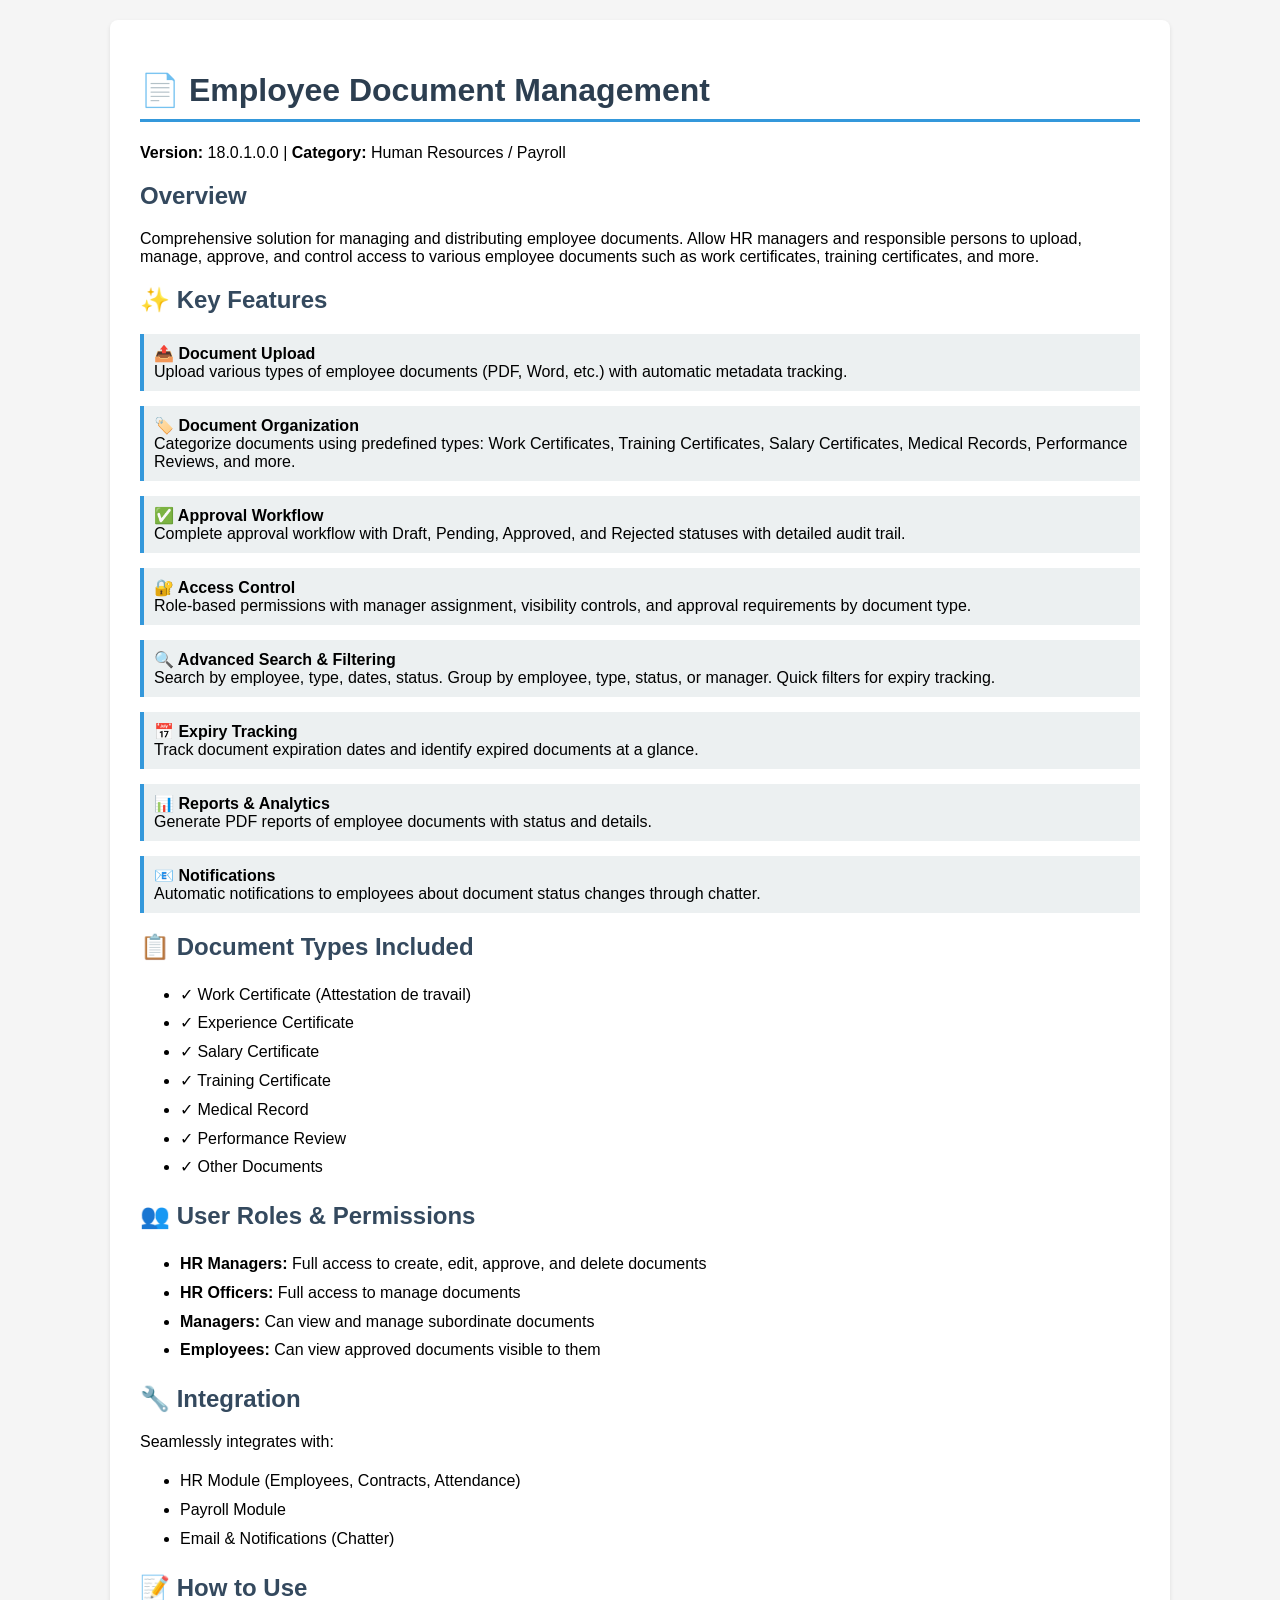
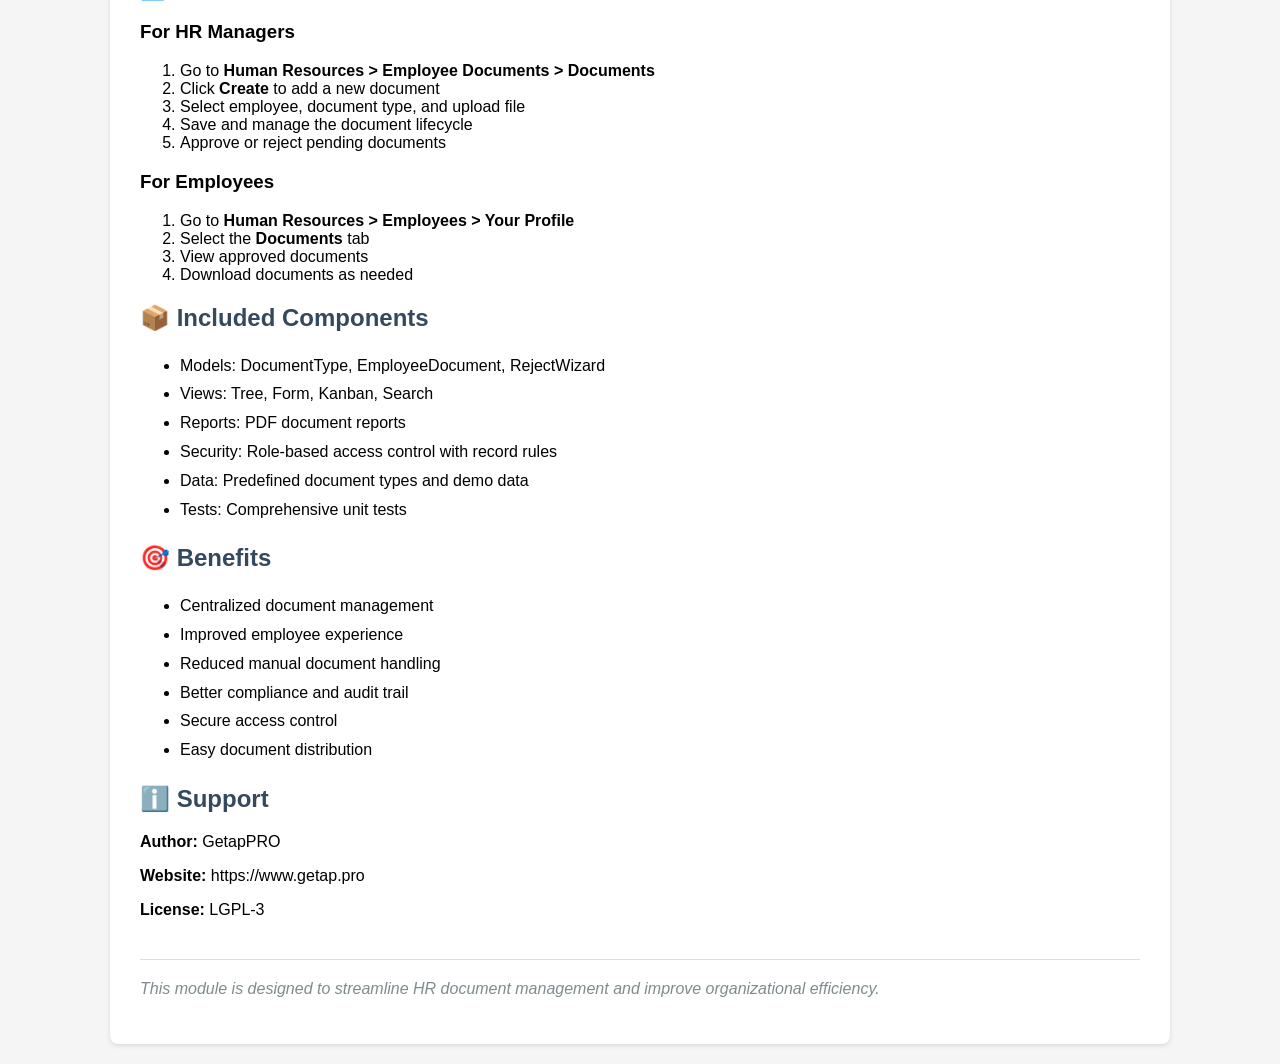
<file: hr_employee_documents/static/description/index.html>
<!DOCTYPE html>
<html>
<head>
    <meta charset="utf-8"/>
    <style>
        body {
            font-family: Arial, sans-serif;
            margin: 20px;
            background-color: #f5f5f5;
        }
        .container {
            max-width: 1000px;
            margin: 0 auto;
            background-color: white;
            padding: 30px;
            border-radius: 8px;
            box-shadow: 0 2px 4px rgba(0,0,0,0.1);
        }
        h1 { color: #2c3e50; border-bottom: 3px solid #3498db; padding-bottom: 10px; }
        h2 { color: #34495e; margin-top: 20px; }
        ul { line-height: 1.8; }
        .feature { margin: 15px 0; padding: 10px; background-color: #ecf0f1; border-left: 4px solid #3498db; }
        .badge { display: inline-block; background-color: #27ae60; color: white; padding: 5px 10px; border-radius: 3px; margin: 5px 0; }
    </style>
</head>
<body>
    <div class="container">
        <h1>📄 Employee Document Management</h1>
        <p><strong>Version:</strong> 18.0.1.0.0 | <strong>Category:</strong> Human Resources / Payroll</p>

        <h2>Overview</h2>
        <p>Comprehensive solution for managing and distributing employee documents. Allow HR managers and responsible persons to upload, manage, approve, and control access to various employee documents such as work certificates, training certificates, and more.</p>

        <h2>✨ Key Features</h2>
        <div class="feature">
            <strong>📤 Document Upload</strong><br/>
            Upload various types of employee documents (PDF, Word, etc.) with automatic metadata tracking.
        </div>

        <div class="feature">
            <strong>🏷️ Document Organization</strong><br/>
            Categorize documents using predefined types: Work Certificates, Training Certificates, Salary Certificates, Medical Records, Performance Reviews, and more.
        </div>

        <div class="feature">
            <strong>✅ Approval Workflow</strong><br/>
            Complete approval workflow with Draft, Pending, Approved, and Rejected statuses with detailed audit trail.
        </div>

        <div class="feature">
            <strong>🔐 Access Control</strong><br/>
            Role-based permissions with manager assignment, visibility controls, and approval requirements by document type.
        </div>

        <div class="feature">
            <strong>🔍 Advanced Search & Filtering</strong><br/>
            Search by employee, type, dates, status. Group by employee, type, status, or manager. Quick filters for expiry tracking.
        </div>

        <div class="feature">
            <strong>📅 Expiry Tracking</strong><br/>
            Track document expiration dates and identify expired documents at a glance.
        </div>

        <div class="feature">
            <strong>📊 Reports & Analytics</strong><br/>
            Generate PDF reports of employee documents with status and details.
        </div>

        <div class="feature">
            <strong>📧 Notifications</strong><br/>
            Automatic notifications to employees about document status changes through chatter.
        </div>

        <h2>📋 Document Types Included</h2>
        <ul>
            <li>✓ Work Certificate (Attestation de travail)</li>
            <li>✓ Experience Certificate</li>
            <li>✓ Salary Certificate</li>
            <li>✓ Training Certificate</li>
            <li>✓ Medical Record</li>
            <li>✓ Performance Review</li>
            <li>✓ Other Documents</li>
        </ul>

        <h2>👥 User Roles & Permissions</h2>
        <ul>
            <li><strong>HR Managers:</strong> Full access to create, edit, approve, and delete documents</li>
            <li><strong>HR Officers:</strong> Full access to manage documents</li>
            <li><strong>Managers:</strong> Can view and manage subordinate documents</li>
            <li><strong>Employees:</strong> Can view approved documents visible to them</li>
        </ul>

        <h2>🔧 Integration</h2>
        <p>Seamlessly integrates with:</p>
        <ul>
            <li>HR Module (Employees, Contracts, Attendance)</li>
            <li>Payroll Module</li>
            <li>Email & Notifications (Chatter)</li>
        </ul>

        <h2>📝 How to Use</h2>
        <h3>For HR Managers</h3>
        <ol>
            <li>Go to <strong>Human Resources > Employee Documents > Documents</strong></li>
            <li>Click <strong>Create</strong> to add a new document</li>
            <li>Select employee, document type, and upload file</li>
            <li>Save and manage the document lifecycle</li>
            <li>Approve or reject pending documents</li>
        </ol>

        <h3>For Employees</h3>
        <ol>
            <li>Go to <strong>Human Resources > Employees > Your Profile</strong></li>
            <li>Select the <strong>Documents</strong> tab</li>
            <li>View approved documents</li>
            <li>Download documents as needed</li>
        </ol>

        <h2>📦 Included Components</h2>
        <ul>
            <li>Models: DocumentType, EmployeeDocument, RejectWizard</li>
            <li>Views: Tree, Form, Kanban, Search</li>
            <li>Reports: PDF document reports</li>
            <li>Security: Role-based access control with record rules</li>
            <li>Data: Predefined document types and demo data</li>
            <li>Tests: Comprehensive unit tests</li>
        </ul>

        <h2>🎯 Benefits</h2>
        <ul>
            <li>Centralized document management</li>
            <li>Improved employee experience</li>
            <li>Reduced manual document handling</li>
            <li>Better compliance and audit trail</li>
            <li>Secure access control</li>
            <li>Easy document distribution</li>
        </ul>

        <h2>ℹ️ Support</h2>
        <p><strong>Author:</strong> GetapPRO</p>
        <p><strong>Website:</strong> https://www.getap.pro</p>
        <p><strong>License:</strong> LGPL-3</p>

        <p style="margin-top: 40px; padding-top: 20px; border-top: 1px solid #ddd; color: #7f8c8d;">
            <em>This module is designed to streamline HR document management and improve organizational efficiency.</em>
        </p>
    </div>
</body>
</html>
</file>
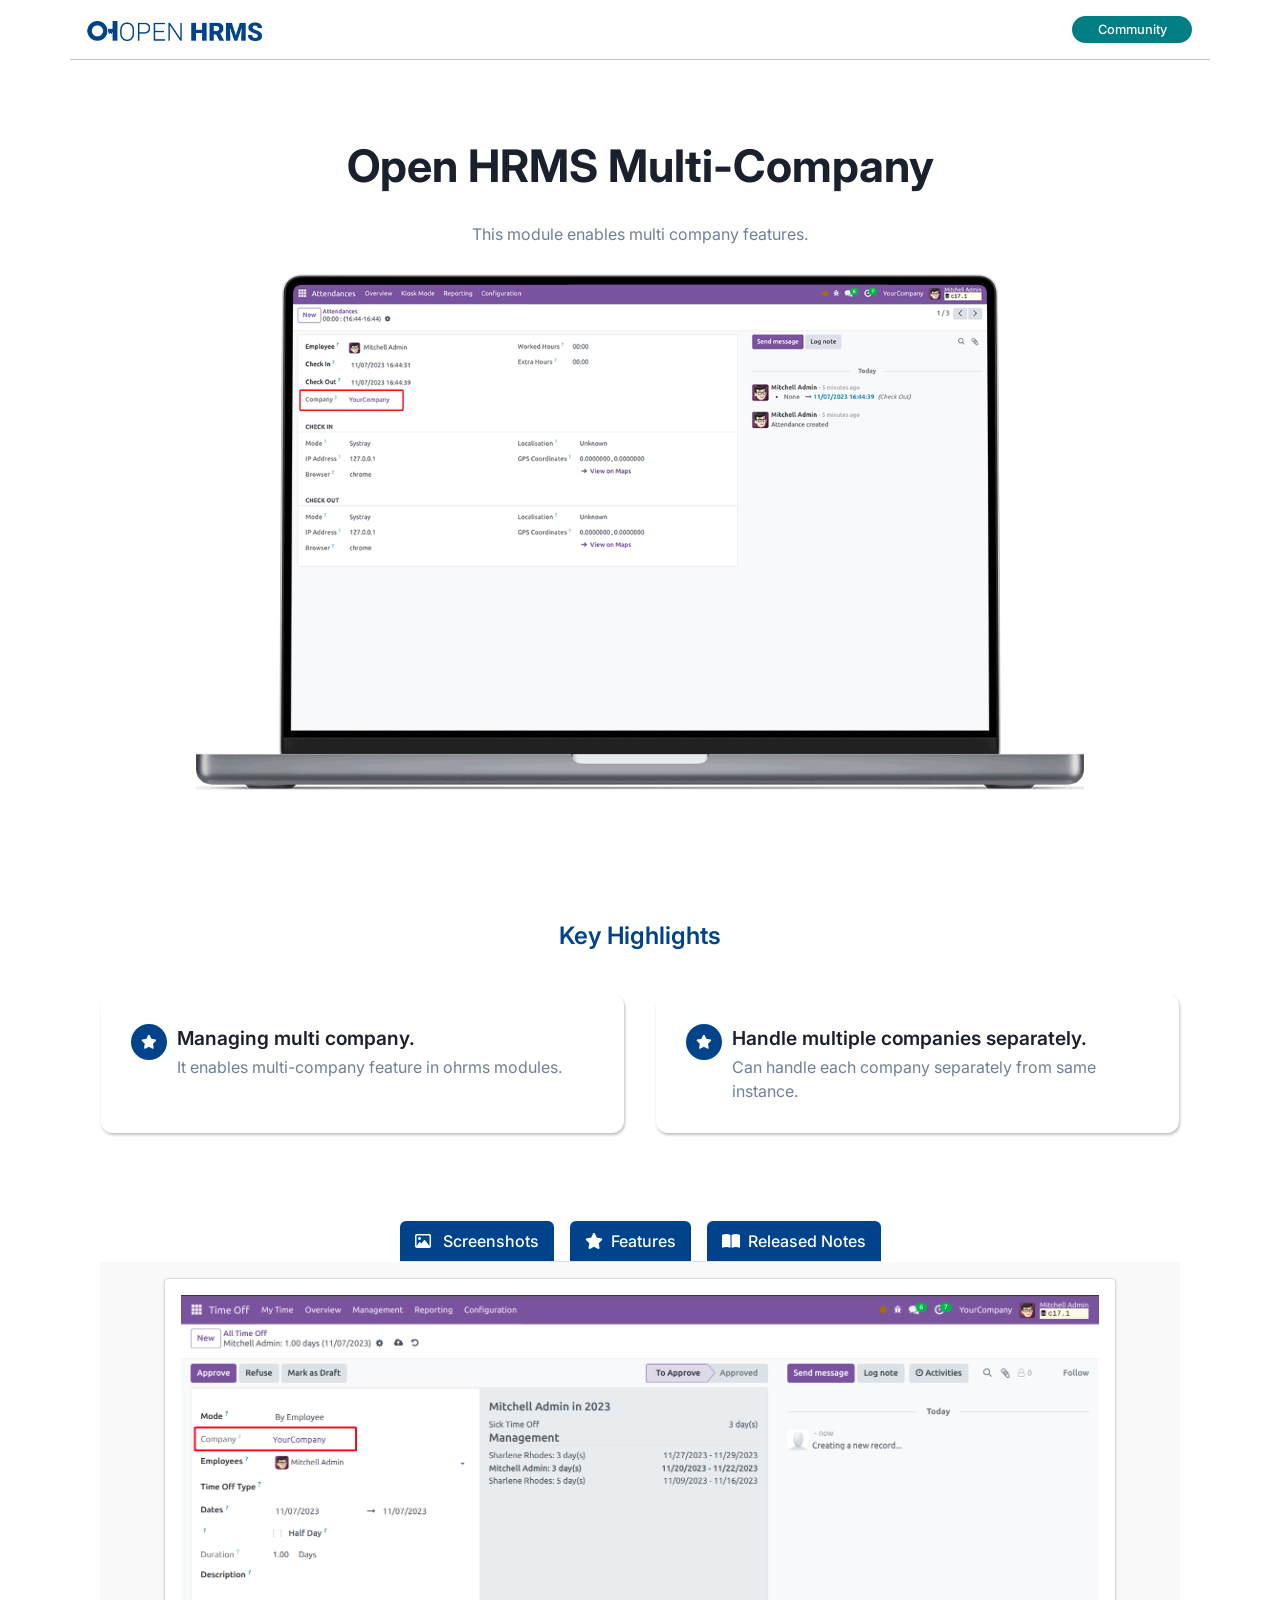
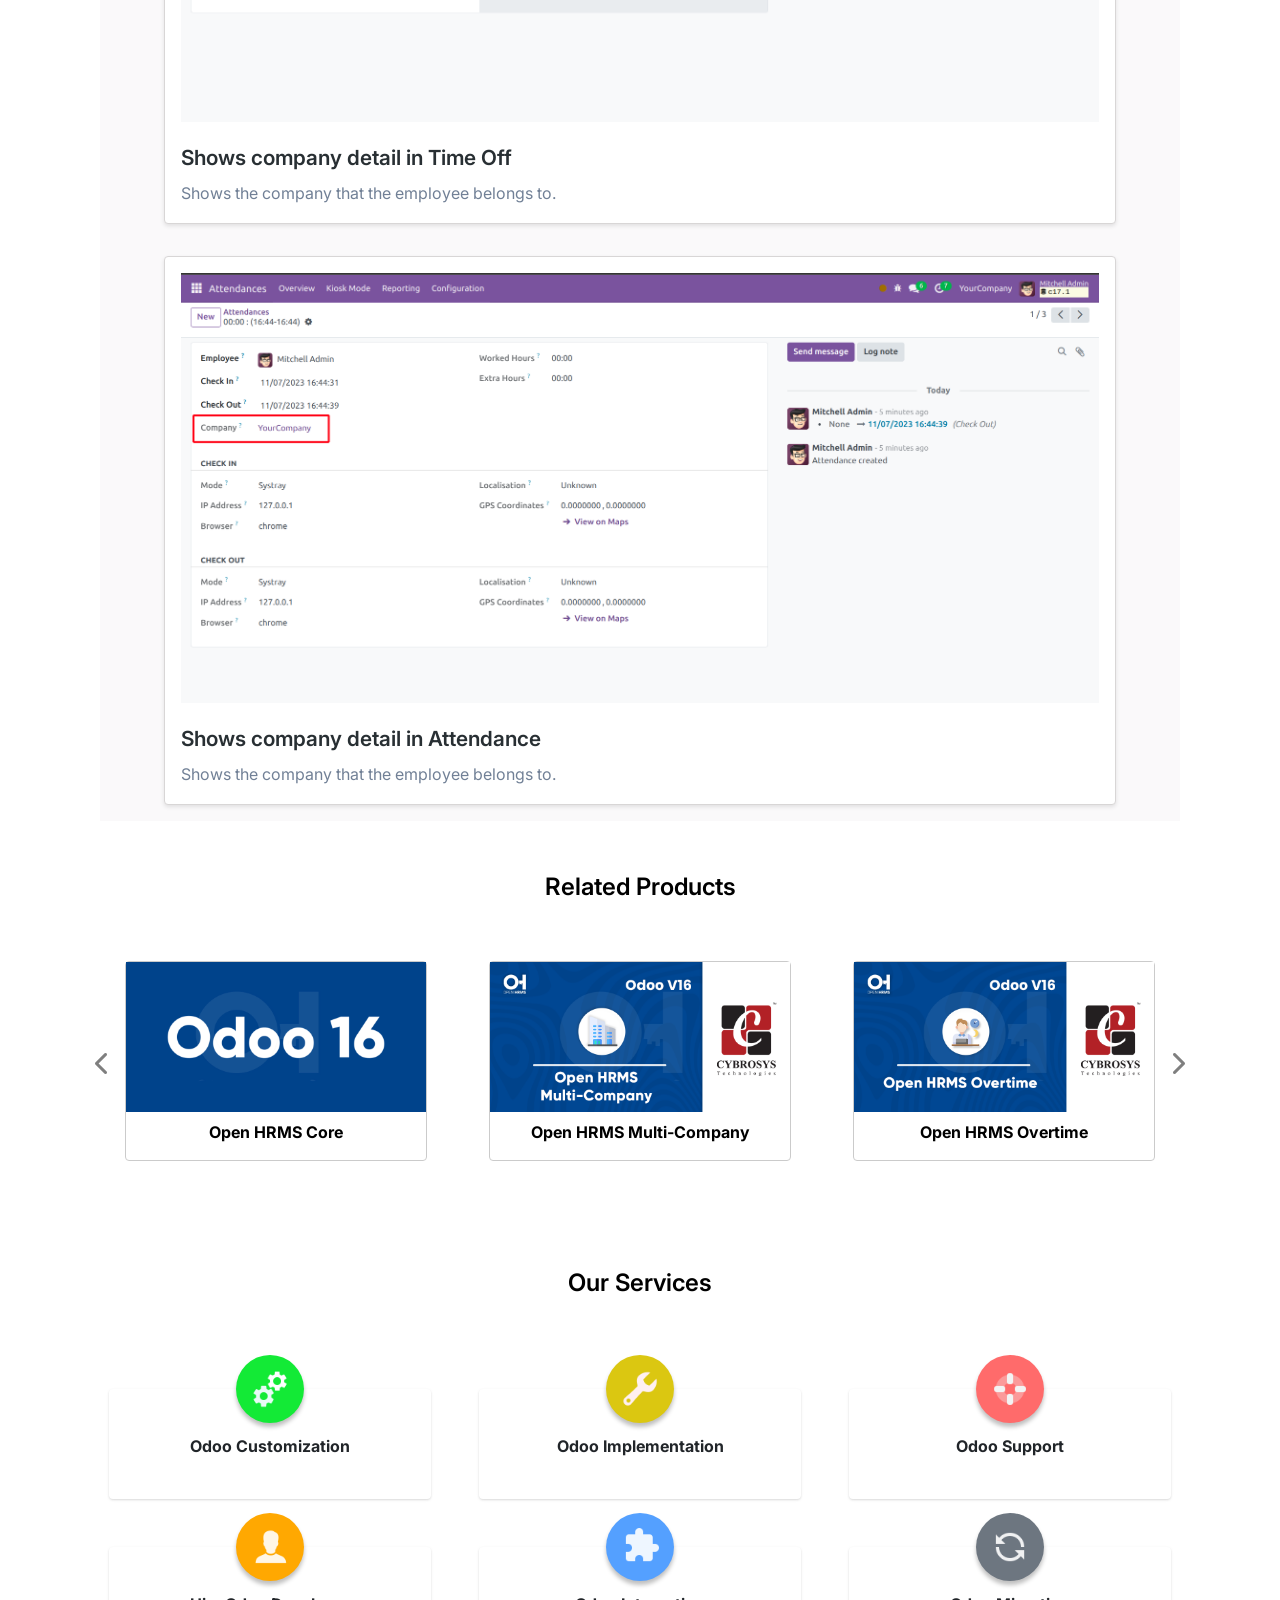
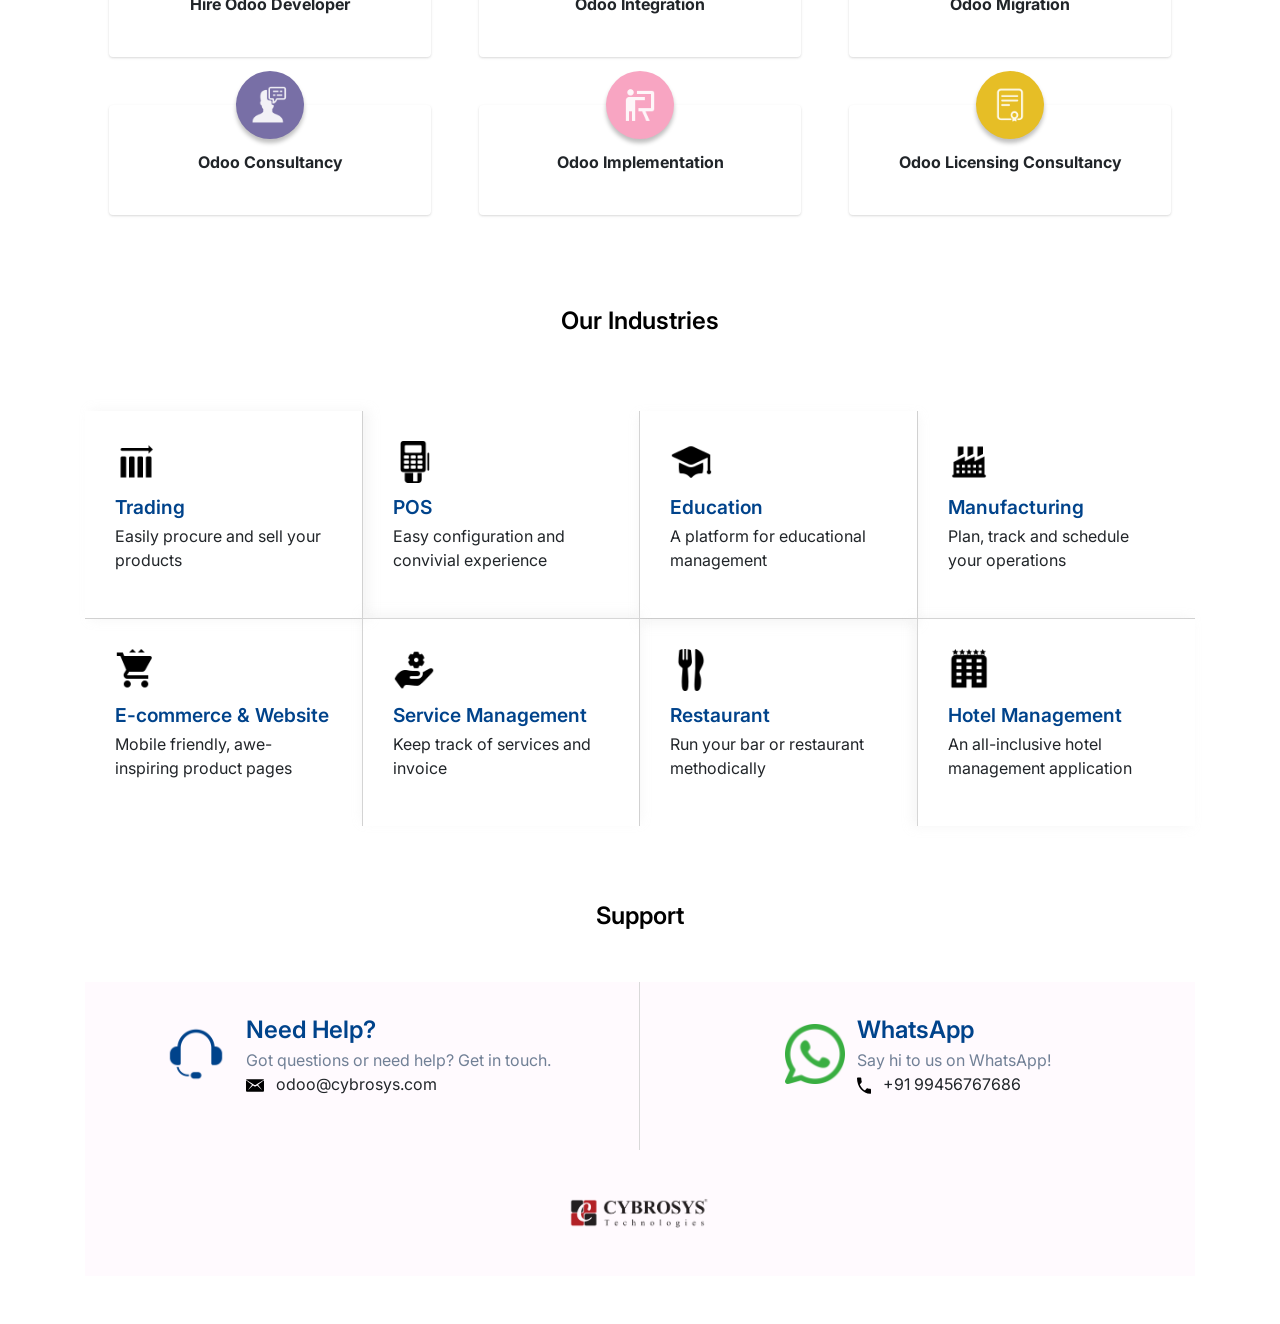
<file: hr_multi_company/static/description/index.html>
<!DOCTYPE html>
<html lang="en">
<head>
    <meta charset="UTF-8">
    <meta name="viewport" content="width=device-width, initial-scale=1.0">
    <title>Odoo App 3 Index</title>
    <!-- Bootstrap CSS -->
    <link rel="stylesheet"
          href="https://cdn.jsdelivr.net/npm/bootstrap@4.0.0/dist/css/bootstrap.min.css"
          integrity="sha384-Gn5384xqQ1aoWXA+058RXPxPg6fy4IWvTNh0E263XmFcJlSAwiGgFAW/dAiS6JXm"
          crossorigin="anonymous">
    <link rel="stylesheet"
          href="https://cdnjs.cloudflare.com/ajax/libs/font-awesome/6.2.1/css/all.min.css">
    <link rel="preconnect" href="https://fonts.googleapis.com">
    <link rel="preconnect" href="https://fonts.gstatic.com" crossorigin>
    <link href="https://fonts.googleapis.com/css2?family=Inter:wght@400;500;600;700;800&display=swap"
          rel="stylesheet">
</head>
<body>
<section>
    <div class="container"
         style="font-family: 'Inter', sans-serif !important;background-color: #fff !important;">
        <div class="row">
            <div class="col-sm-12 col-md-12 col-lg-12 d-flex justify-content-between flex-wrap align-items-sm-center"
                 style="border-bottom:1px solid rgba(0, 0, 0, 0.22)">
                <div class="my-3">
                    <img src="assets/images/logo-horizontal (1).png"
                         style="width:auto !important; height:20px !important">
                </div>
                <div class="my-3 d-flex align-items-center">
                    <div class="text-center"
                         style="background-color:#017E84 !important;font-size: 0.8rem !important; color:#fff !important; font-weight:500 !important; padding:4px !important; margin:0 3px !important; border-radius:50px !important; min-width: 120px !important;">
                        Community
                    </div>
                </div>
            </div>
        </div>

        <div class="row">
            <div class="col-sm-12 col-md-12 col-lg-12 text-center d-flex align-items-center flex-column"
                 style="margin: 80px 0px !important;">
                <h1 style="font-size: 2.8rem;font-weight: 700; color:
                    #1A202C;">
                    Open HRMS Multi-Company</h1>
                <p class="my-3 mb-4"
                   style="max-width: 80%; font-weight: 400 !important; line-height: 32px; color: #718096;">
                    This module enables multi company features.
                </p>
                <div style="width: 80%;">
                    <img src="assets/screenshots/hero.gif"
                         class="img-responsive" width="100%" height="auto">
                </div>
            </div>
        </div>
        <div class="container mt-5 mb-5">
            <div class="col-lg-12 d-flex flex-column justify-content-center align-items-center mt-4">
                <p class="m-0"
                   style="font-weight: 600; font-size: 24px; color:#00438B !important">
                    Key Highlights
                </p>
            </div>
            <div class="row py-4">
                <div class="col-md-6 col-sm-12 p-3">
                    <div class="d-flex   h-100" style="padding: 30px;border-radius: 12px;
                                    background: #FFF;
                                    box-shadow: 1px 2px 3px 0px rgba(0, 0, 0, 0.25); ">
                        <div style="width: 36px; height: 36px; border-radius: 50%; background: #00438B;
                                    display: flex; justify-content: center; align-items: center;
                                    margin-right: 10px;flex-shrink: 0;">
                            <i class="fa-solid fa-star  "
                               style="color: #fff;font-size:14px;"></i>
                        </div>
                        <div>
                            <p style="color: #1A202C;font-weight: 600;
                                      font-size: 1.2rem; margin-bottom: 2px;">
                                Managing multi company.</p>
                            <p class="m-0" style="color:#718096">It enables
                                multi-company feature in ohrms modules.
                            </p>
                        </div>
                    </div>
                </div>
                <div class="col-md-6 col-sm-12 p-3">
                    <div class="d-flex   h-100" style="padding: 30px;border-radius: 12px;
                                    background: #FFF;
                                    box-shadow: 1px 2px 3px 0px rgba(0, 0, 0, 0.25); ">
                        <div style="width: 36px; height: 36px; border-radius: 50%; background:#00438B;
                                    display: flex; justify-content: center; align-items: center;
                                    margin-right: 10px;flex-shrink: 0;">
                            <i class="fa-solid fa-star  "
                               style="color: #fff;font-size:14px;"></i>
                        </div>
                        <div>
                            <p style="color: #1A202C;font-weight: 600;
                                      font-size: 1.2rem; margin-bottom: 2px;">
                                Handle multiple companies separately.</p>
                            <p class="m-0" style="color:#718096">Can handle each
                                company separately from same instance.
                            </p>
                        </div>
                    </div>
                </div>
            </div>
        </div>

        <div class="container rounded">
            <ul class="nav nav-tabs d-flex"
                style="width: fit-content;margin: 0 auto;gap: 1rem;">
                <li class="col text-center py-2 text-nowrap "
                    style="color: #fff; background-color: #00438B;border-radius: 6px 6px 0px 0px;">
                    <a
                            class="active show" data-toggle="tab" href="#tab1"
                            style="color: #fff;font-weight: 500; background-color: #00438B; text-decoration: none;">
                        <i class="fa-regular fa-image  pr-2"
                           style="color: #fff;"></i>
                        Screenshots</a></li>
                <li class="col text-center py-2 text-nowrap "
                    style="color: #fff; background-color: #00438B;border-radius: 6px 6px 0px 0px;">
                    <a
                            data-toggle="tab" href="#tab2"
                            style="color: #fff;font-weight: 500;  text-decoration: none;"><i
                            class="fa-solid fa-star  pr-2"
                            style="color: #fff;"></i>Features</a></li>
                <li class="col text-center py-2 text-nowrap "
                    style="color: #fff; background-color: #00438B;border-radius: 6px 6px 0px 0px;">
                    <a
                            data-toggle="tab" href="#tab3"
                            style="color: #fff;font-weight: 500; text-decoration: none; background-color:#00438B;"><i
                            class="fa-solid fa-book-open  pr-2"
                            style="color: #fff;"></i>Released Notes</a></li>
            </ul>

            <div class="tab-content"
                 style="background-color: rgba(121, 113, 119, 0.04);">
                <div id="tab1" class="tab-pane fade in active show">
                    <div class="col-lg-12 py-2"
                         style="padding: 1rem 4rem !important;">
                        <div
                                style="border: 1px solid #d8d6d6; border-radius: 4px; background: #fff; box-shadow: 0 2px 4px rgba(0, 0, 0, 0.1);">
                            <div class="row justify-content-center p-3 w-100 m-0">
                                <img src="assets/screenshots/multi_company-1.png" class="img-responsive"
                                     width="100%" height="auto">
                            </div>
                            <div class="px-3">
                                <h4 class="mt-2"
                                    style=" font-weight:600 !important; color:#282F33 !important; font-size:1.3rem !important">
                                    Shows company detail in Time Off</h4>
                                <p style=" color:#718096!important; font-size:1rem !important;line-height: 28px;">
                                    Shows the company that the employee
                                    belongs to.</p>
                            </div>
                        </div>
                    </div>
                    <div class="col-lg-12 py-2"
                         style="padding: 1rem 4rem !important;">
                        <div style="border: 1px solid #d8d6d6; border-radius: 4px; background: #fff; box-shadow: 0 2px 4px rgba(0, 0, 0, 0.1);">
                            <div class="row justify-content-center p-3 w-100 m-0">
                                <img src="assets/screenshots/multi_company-2.png" class="img-responsive"
                                     width="100%" height="auto">
                            </div>
                            <div class="px-3">
                                <h4 class="mt-2"
                                    style=" font-weight:600 !important; color:#282F33 !important; font-size:1.3rem !important">
                                    Shows company detail in Attendance</h4>
                                <p style=" color:#718096!important; font-size:1rem !important;line-height: 28px;">
                                    Shows the company that the employee
                                    belongs to.</p>
                            </div>
                        </div>
                    </div>
                </div>

                <div id="tab2" class="tab-pane fade">
                    <div class="col-mg-12" style="padding: 1rem 4rem;">
                        <ul style="list-style: none; padding: 1rem 0;font-weight: 500;">
                            <li class="py-3"
                                style="font-weight: 500;background-color: #fff; border-radius: 4px; padding: 1rem; margin-bottom: 1rem; box-shadow: 0 2px 4px rgba(0, 0, 0, 0.1);">
                                    <span style="margin-right: 12px;"><img
                                            src="assets/images/star (1) 2.svg" alt=""
                                            width="16px"></span>Adds company
                                details in every Open HRMS modules.
                                <ul style="list-style: none;font-weight: 400; color:#718096">
                                    <li>The employee's details in every Open
                                        HRMS module shows the company that the
                                        employee belongs to.
                                    </li>
                                </ul>
                            </li>
                        </ul>
                    </div>
                </div>
                <div id="tab3" class="tab-pane fade">
                    <div class="col-mg-12 active" style="padding: 1rem 4rem;">
                        <div class="py-3"
                             style="font-weight: 500;background-color: #fff; border-radius: 4px; padding: 1rem; box-shadow: 0 2px 4px rgba(0, 0, 0, 0.1);">
                            <div class="d-flex mb-3"
                                 style="font-size: 0.8rem; font-weight: 500;"><span>Version
                                        17.0.1</span><span class="px-2">|</span><span
                                    style="color: #00438B;font-weight: 600;">Released on:28th November 2023</span>
                            </div>
                            <p class="m-0"
                               style=" color:#718096!important; font-size:1rem !important;line-height: 28px;">
                                Initial Commit</p>
                        </div>
                    </div>
                </div>
            </div>
        </div>
        <div class="container mt-5">
            <div class="col-lg-12 d-flex flex-column justify-content-center align-items-center mt-5">
                <p class="m-0"
                   style="font-weight: 600; font-size: 24px; color:#000 !important">
                    Related Products</p>
            </div>
        </div>
        <div id="myCarousel" class="carousel slide py-3" data-ride="carousel">

            <div class="carousel-inner">
                <div class="carousel-item active">
                    <div class="row p-4">
                        <div class="col">
                            <div class="p-3">
                                <a href="https://apps.odoo.com/apps/modules/16.0/ohrms_core/"
                                   style="color: #000; text-decoration: none;">
                                    <div style="border:1px solid #CBCBCB !important;border-radius: 4px;">
                                        <div style="width: 300px; ">
                                            <img src="assets/modules/core.gif"
                                                 alt="" width="100%"
                                                 height="auto">
                                        </div>
                                        <p class="text-center pt-2 text-black font-weight-bold">
                                            Open HRMS Core</p>
                                    </div>
                                </a>
                            </div>
                        </div>
                        <div class="col">
                            <div class="p-3">
                                <a href="https://apps.odoo.com/apps/modules/16.0/hr_multi_company/"
                                   style="color: #000; text-decoration: none;">
                                    <div style="border:1px solid #CBCBCB !important;border-radius: 4px;">
                                        <div style="width: 300px; ">
                                            <img src="assets/modules/multi_company.png"
                                                 alt="" width="100%"
                                                 height="auto">
                                        </div>
                                        <p class="text-center pt-2 text-black font-weight-bold">
                                            Open HRMS Multi-Company</p>
                                    </div>
                                </a>
                            </div>
                        </div>
                        <div class="col">
                            <div class="p-3">
                                <a href="https://apps.odoo.com/apps/modules/16.0/ohrms_overtime/"
                                   style="color: #000; text-decoration: none;">
                                    <div style="border:1px solid #CBCBCB !important;border-radius: 4px;">
                                        <div style="width: 300px; ">
                                            <img src="assets/modules/overtime.png"
                                                 alt="" width="100%"
                                                 height="auto">
                                        </div>
                                        <p class="text-center pt-2 text-black font-weight-bold">
                                            Open HRMS Overtime</p>
                                    </div>
                                </a>
                            </div>
                        </div>
                    </div>
                </div>
                <div class="carousel-item">
                    <div class="row p-4">
                        <div class="col">
                            <div class="p-3">
                                <a href="https://apps.odoo.com/apps/modules/16.0/oh_appraisal/"
                                   style="color: #000; text-decoration: none;">
                                    <div style="border:1px solid #CBCBCB !important;border-radius: 4px;">
                                        <div style="width: 300px; ">
                                            <img src="assets/modules/appraisal.png"
                                                 alt="" width="100%"
                                                 height="auto">
                                        </div>
                                        <p class="text-center pt-2 text-black font-weight-bold">
                                            Open HRMS Employee Appraisal</p>
                                    </div>
                                </a>
                            </div>
                        </div>
                        <div class="col">
                            <div class="p-3">
                                <a href="https://apps.odoo.com/apps/modules/16.0/hr_employee_updation/"
                                   style="color: #000; text-decoration: none;">
                                    <div style="border:1px solid #CBCBCB !important;border-radius: 4px;">
                                        <div style="width: 300px;">
                                            <img src="assets/modules/employee_updation.png"
                                                 alt="" width="100%"
                                                 height="auto">
                                        </div>
                                        <p class="text-center pt-2 text-black font-weight-bold">
                                            Open HRMS Employee Info</p>
                                    </div>
                                </a>
                            </div>
                        </div>
                        <div class="col">
                            <div class="p-3">
                                <a href="https://apps.odoo.com/apps/modules/16.0/ohrms_salary_advance/"
                                   style="color: #000; text-decoration: none;">
                                    <div style="border:1px solid #CBCBCB !important;border-radius: 4px;">
                                        <div style="width: 300px;">
                                            <img src="assets/modules/advance_salary.png"
                                                 alt="" width="100%"
                                                 height="auto">
                                        </div>
                                        <p class="text-center pt-2 text-black font-weight-bold">
                                            Open HRMS Advance Salary</p>
                                    </div>
                                </a>
                            </div>
                        </div>
                    </div>
                </div>
            </div>

            <a class="carousel-control-prev" href="#myCarousel"
               data-slide="prev" style="width: 35px; color: #000;">
                    <span class="carousel-control-prev-icon">
                        <i class="fa fa-chevron-left"
                           style="font-size: 24px;"></i>
                    </span>
            </a>
            <a class="carousel-control-next" href="#myCarousel"
               data-slide="next" style="width: 35px; color: #000;">
                    <span class="carousel-control-next-icon">
                        <i class="fa fa-chevron-right"
                           style="font-size: 24px;"></i>
                    </span>
            </a>
        </div>
        <div class="container mt-5">
            <div class="col-lg-12 d-flex flex-column justify-content-center align-items-center mt-4">
                <p class="m-0"
                   style="font-weight: 600; font-size: 24px; color:#000 !important">
                    Our Services</p>
            </div>
        </div>
        <div class="container my-5">
            <div class="row py-3">
                <div class="col-md-4 col-sm-6 px-4 py-4">
                    <div style="background-color: #fff; padding: 25px; text-align: center;  box-shadow: rgba(0, 0, 0, 0.1) 0px 1px 3px 0px, rgba(0, 0, 0, 0.06) 0px 1px 2px 0px; position: relative;border-radius: 4px;">
                        <div style="position: absolute; top: 0%; left: 50%; transform: translate(-50%, -50%);">
                            <div style="background-color:#13EA36 ; border-radius: 50%; padding: 15px;    width: 68px;
                                    height: 68px; display: inline-block; box-shadow:0px 4px 4px rgba(0, 0, 0, 0.25);">
                                <img src="assets/images/cogs.png" alt="service-icon"
                                     width="38px" height="auto">
                            </div>
                        </div>
                        <p style="margin-top: 20px; font-weight: bold;">Odoo
                            Customization</p>
                    </div>
                </div>
                <div class="col-md-4 col-sm-6 px-4 py-4">
                    <div style="background-color: #fff; padding: 25px; text-align: center; box-shadow: rgba(0, 0, 0, 0.1) 0px 1px 3px 0px, rgba(0, 0, 0, 0.06) 0px 1px 2px 0px; position: relative;border-radius: 4px;">
                        <div style="position: absolute; top: 0%; left: 50%; transform: translate(-50%, -50%);">
                            <div style="background-color:#DBC711; border-radius: 50%; padding: 15px;    width: 68px;
                                    height: 68px; display: inline-block; box-shadow:0px 4px 4px rgba(0, 0, 0, 0.25);">
                                <img src="assets/images/wrench.png" alt="service-icon"
                                     width="38px" height="auto">
                            </div>
                        </div>
                        <p style="margin-top: 20px; font-weight: bold;">Odoo
                            Implementation</p>
                    </div>
                </div>
                <div class="col-md-4 col-sm-6 px-4 py-4">
                    <div style="background-color: #fff; padding: 25px; text-align: center;  box-shadow: rgba(0, 0, 0, 0.1) 0px 1px 3px 0px, rgba(0, 0, 0, 0.06) 0px 1px 2px 0px; position: relative; border-radius: 4px;">
                        <div style="position: absolute; top: 0%; left: 50%; transform: translate(-50%, -50%);">
                            <div style="background-color:#FF6B6B ; border-radius: 50%; padding: 15px;    width: 68px;
                                    height: 68px; display: inline-block; box-shadow:0px 4px 4px rgba(0, 0, 0, 0.25);">
                                <img src="assets/images/lifebuoy.png"
                                     alt="service-icon" width="38px"
                                     height="auto">
                            </div>
                        </div>
                        <p style="margin-top: 20px; font-weight: bold;">Odoo
                            Support</p>
                    </div>
                </div>
                <div class="col-md-4 col-sm-6 px-4 py-4">
                    <div style="background-color: #fff; padding: 25px; text-align: center; box-shadow: rgba(0, 0, 0, 0.1) 0px 1px 3px 0px, rgba(0, 0, 0, 0.06) 0px 1px 2px 0px; position: relative; border-radius: 4px;">
                        <div style="position: absolute; top: 0%; left: 50%; transform: translate(-50%, -50%);">
                            <div style="background-color:#FFA801 ; border-radius: 50%; padding: 15px;    width: 68px;
                                    height: 68px; display: inline-block; box-shadow:0px 4px 4px rgba(0, 0, 0, 0.25);">
                                <img src="assets/images/user.png" alt="service-icon"
                                     width="38px" height="auto">
                            </div>
                        </div>
                        <p style="margin-top: 20px; font-weight: bold;">Hire
                            Odoo Developer</p>
                    </div>
                </div>
                <div class="col-md-4 col-sm-6 px-4 py-4">
                    <div style="background-color: #fff; padding: 25px; text-align: center;  box-shadow: rgba(0, 0, 0, 0.1) 0px 1px 3px 0px, rgba(0, 0, 0, 0.06) 0px 1px 2px 0px; position: relative; border-radius: 4px;">
                        <div style="position: absolute; top: 0%; left: 50%; transform: translate(-50%, -50%);">
                            <div style="background-color:#54A0FF; border-radius: 50%; padding: 15px;    width: 68px;
                                    height: 68px; display: inline-block; box-shadow:0px 4px 4px rgba(0, 0, 0, 0.25);">
                                <img src="assets/images/puzzle.png" alt="service-icon"
                                     width="38px" height="auto">
                            </div>
                        </div>
                        <p style="margin-top: 20px; font-weight: bold;">Odoo
                            Integration</p>
                    </div>
                </div>
                <div class="col-md-4 col-sm-6 px-4 py-4">
                    <div style="background-color: #fff; padding: 25px; text-align: center;  box-shadow: rgba(0, 0, 0, 0.1) 0px 1px 3px 0px, rgba(0, 0, 0, 0.06) 0px 1px 2px 0px; position: relative;border-radius: 4px;">
                        <div style="position: absolute; top: 0%; left: 50%; transform: translate(-50%, -50%);">
                            <div style="background-color:#6D7680 ; border-radius: 50%; padding: 15px;    width: 68px;
                                    height: 68px; display: inline-block; box-shadow:0px 4px 4px rgba(0, 0, 0, 0.25);">
                                <img src="assets/images/update.png" alt="service-icon"
                                     width="38px" height="auto">
                            </div>
                        </div>
                        <p style="margin-top: 20px; font-weight: bold;">Odoo
                            Migration</p>
                    </div>
                </div>
                <div class="col-md-4 col-sm-6 px-4 py-4">
                    <div style="background-color: #fff; padding: 25px; text-align: center;  box-shadow: rgba(0, 0, 0, 0.1) 0px 1px 3px 0px, rgba(0, 0, 0, 0.06) 0px 1px 2px 0px; position: relative;border-radius: 4px;">
                        <div style="position: absolute; top: 0%; left: 50%; transform: translate(-50%, -50%);">
                            <div style="background-color:#786FA6 ; border-radius: 50%; padding: 15px;    width: 68px;
                                    height: 68px; display: inline-block; box-shadow:0px 4px 4px rgba(0, 0, 0, 0.25);">
                                <img src="assets/images/consultation.png"
                                     alt="service-icon" width="38px"
                                     height="auto">
                            </div>
                        </div>
                        <p style="margin-top: 20px; font-weight: bold;">Odoo
                            Consultancy</p>
                    </div>
                </div>
                <div class="col-md-4 col-sm-6 px-4 py-4">
                    <div style="background-color: #fff; padding: 25px; text-align: center; box-shadow: rgba(0, 0, 0, 0.1) 0px 1px 3px 0px, rgba(0, 0, 0, 0.06) 0px 1px 2px 0px;position: relative;border-radius: 4px;">
                        <div style="position: absolute; top: 0%; left: 50%; transform: translate(-50%, -50%);">
                            <div style="background-color:#F8A5C2 ; border-radius: 50%; padding: 15px;    width: 68px;
                                    height: 68px; display: inline-block; box-shadow:0px 4px 4px rgba(0, 0, 0, 0.25);">
                                <img src="assets/images/training.png"
                                     alt="service-icon" width="38px"
                                     height="auto">
                            </div>
                        </div>
                        <p style="margin-top: 20px; font-weight: bold;">Odoo
                            Implementation</p>
                    </div>
                </div>
                <div class="col-md-4 col-sm-6 px-4 py-4">
                    <div style="background-color: #fff; padding: 25px; text-align: center;  box-shadow: rgba(0, 0, 0, 0.1) 0px 1px 3px 0px, rgba(0, 0, 0, 0.06) 0px 1px 2px 0px; position: relative;border-radius: 4px;">
                        <div style="position: absolute; top: 0%; left: 50%; transform: translate(-50%, -50%);">
                            <div style="background-color:#E6BE26; border-radius: 50%; padding: 15px;    width: 68px;
                                    height: 68px; display: inline-block; box-shadow:0px 4px 4px rgba(0, 0, 0, 0.25);">
                                <img src="assets/images/license.png" alt="service-icon"
                                     width="38px" height="auto">
                            </div>
                        </div>
                        <p style="margin-top: 20px; font-weight: bold;">Odoo
                            Licensing Consultancy</p>
                    </div>
                </div>
            </div>
        </div>
        <div class="container mt-5">
            <div class="col-lg-12 d-flex flex-column justify-content-center align-items-center mt-4">
                <p class="m-0"
                   style="font-weight: 600; font-size: 24px; color:#000 !important">
                    Our Industries</p>
            </div>
        </div>
        <div class="container">
            <div class="row my-5 py-4">
                <div class="col-md-3 col-sm-6 p-0">
                    <div class="d-flex flex-column h-100 "
                         style="border-right: 1px solid rgb(209, 209, 209); border-bottom: 1px solid  rgb(209, 209, 209); padding: 30px; box-shadow: 6px 0 10px rgba(228, 227, 227, 0.373);">
                        <img src="assets/images/trading-black.png" width="42px"
                             height="auto" alt="">
                        <p style="color:#00438B;font-weight: 600; margin-top: 10px;
                           font-size: 1.2rem; margin-bottom: 2px;">Trading</p>
                        <p>Easily procure and sell your products</p>
                    </div>
                </div>
                <div class="col-md-3 col-sm-6  p-0">
                    <div class="d-flex flex-column h-100"
                         style="border-right: 1px solid rgb(209, 209, 209);border-bottom: 1px solid  rgb(209, 209, 209); padding: 30px;">
                        <img src="assets/images/pos-black.png" width="42px"
                             height="auto" alt="">
                        <p style="color:#00438B;font-weight: 600; margin-top: 10px;
                            font-size: 1.2rem; margin-bottom: 2px;">POS</p>
                        <p>Easy configuration and convivial experience</p>
                    </div>
                </div>
                <div class="col-md-3 col-sm-6  p-0">
                    <div class="d-flex flex-column h-100"
                         style="border-right: 1px solid  rgb(209, 209, 209);border-bottom: 1px solid   rgba(0, 0, 0, 0.2); padding: 30px; box-shadow: 0 5px 10px  rgba(228, 227, 227, 0.373)">
                        <img src="assets/images/education-black.png" width="42px"
                             height="auto" alt="">
                        <p style="color:#00438B;font-weight: 600; margin-top: 10px;
                            font-size: 1.2rem; margin-bottom: 2px;">
                            Education</p>
                        <p>A platform for educational management</p>
                    </div>
                </div>
                <div class="col-md-3 col-sm-6  p-0">
                    <div class="d-flex flex-column h-100"
                         style="border-bottom: 1px solid  rgb(209, 209, 209); padding: 30px; ">
                        <img src="assets/images/manufacturing-black.png" width="42px"
                             height="auto" alt="">
                        <p style="color:#00438B;font-weight: 600; margin-top: 10px;
                            font-size: 1.2rem; margin-bottom: 2px;">
                            Manufacturing</p>
                        <p>Plan, track and schedule your operations</p>
                    </div>
                </div>
                <div class="col-md-3 col-sm-6 p-0">
                    <div class="d-flex flex-column h-100"
                         style="border-right: 1px solid  rgb(209, 209, 209); padding: 30px;">
                        <img src="assets/images/ecom-black.png" width="42px"
                             height="auto" alt="">
                        <p style="color:#00438B;font-weight: 600; margin-top: 10px;
                            font-size: 1.2rem; margin-bottom: 2px;">E-commerce &
                            Website</p>
                        <p>Mobile friendly, awe-inspiring product pages</p>
                    </div>
                </div>
                <div class="col-md-3 col-sm-6   p-0">
                    <div class="d-flex flex-column h-100"
                         style="border-right: 1px solid  rgb(209, 209, 209); padding: 30px;box-shadow: 0 -5px 10px  rgba(228, 227, 227, 0.373);">
                        <img src="assets/images/service-black.png" width="42px"
                             height="auto" alt="">
                        <p style="color:#00438B;font-weight: 600; margin-top: 10px;
                            font-size: 1.2rem; margin-bottom: 2px;">Service
                            Management</p>
                        <p>Keep track of services and invoice</p>
                    </div>
                </div>
                <div class="col-md-3 col-sm-6    p-0">
                    <div class="d-flex flex-column h-100"
                         style="border-right: 1px solid  rgb(209, 209, 209); padding: 30px; ">
                        <img src="assets/images/restaurant-black.png" width="42px"
                             height="auto" alt="">
                        <p style="color: #00438B;font-weight: 600; margin-top: 10px;
                            font-size: 1.2rem; margin-bottom: 2px;">
                            Restaurant</p>
                        <p>Run your bar or restaurant methodically</p>
                    </div>
                </div>
                <div class="col-md-3 col-sm-6   p-0">
                    <div class="d-flex flex-column h-100"
                         style=" padding: 30px;box-shadow: -5px 0 10px  rgba(228, 227, 227, 0.373);">
                        <img src="assets/images/hotel-black.png" width="42px"
                             height="auto" alt="">
                        <p style="color:#00438B;font-weight: 600; margin-top: 10px;
                            font-size: 1.2rem; margin-bottom: 2px;">Hotel
                            Management</p>
                        <p>An all-inclusive hotel management application</p>
                    </div>
                </div>
            </div>
        </div>
        <div class="container mt-5">
            <div class="col-lg-12 d-flex flex-column justify-content-center align-items-center mt-5">
                <p class="m-0"
                   style="font-weight: 600; font-size: 24px; color:#000 !important">
                    Support</p>
            </div>
        </div>
        <div class="container my-5">
            <div class="row" style="background-color: #FFFAFE;">
                <div class="col-md-6 pb-4  d-flex align-items-center justify-content-center"
                     style="border-right: 1px solid #D9D9D9;">
                    <div style="padding: 30px;">
                        <div class="d-flex align-items-center">
                            <img src="assets/images/support (3).png" alt=""
                                 width="60px" style="margin-right: 12px;">
                            <div style="padding: 0px 8px;">
                                    <span
                                            style="color: #00438B;font-size: 24px;font-weight: 600;padding-bottom: 1rem;">Need
                                        Help?</span>
                                <p class="m-0" style="color:#718096;">Got
                                    questions or need help? Get in touch.</p>
                                <div style="font-weight: 400;"><span><img
                                        src="assets/images/support-email.svg" alt=""
                                        width="18px"
                                        style="filter: invert(1);margin-right: 0.8rem;"></span>odoo@cybrosys.com
                                </div>
                            </div>
                        </div>
                    </div>
                </div>
                <div class="col-md-6 pb-4 d-flex align-items-center justify-content-center">
                    <div style="padding: 30px;">
                        <div class="d-flex align-items-center">
                            <img src="assets/images/whatsapp 1.svg" alt="" width="60px"
                                 style="margin-right: 12px;">
                            <div>
                                <span style="color: #00438B;font-size: 24px;font-weight: 600;">WhatsApp</span>
                                <p class="m-0" style="color:#718096;">Say hi to
                                    us on WhatsApp!</p>
                                <div style="font-weight: 400; font-size: 16px;"><span><img
                                        src="assets/images/phone.svg"
                                        alt="" width="14px"
                                        style="filter: invert(1); margin-right: 0.8rem;"></span>+91
                                    99456767686
                                </div>
                            </div>
                        </div>
                    </div>
                </div>
                <div class="col-12 d-flex ">
                    <div class="my-5 mx-auto">
                        <img src="assets/images/Cybrosys R.png"
                             style="width:auto !important; height:30px !important">
                    </div>
                </div>
            </div>
        </div>
    </div>
</section>
<!-- Optional JavaScript -->
<!-- jQuery first, then Popper.js, then Bootstrap JS -->
<script src="https://ajax.googleapis.com/ajax/libs/jquery/3.5.1/jquery.min.js"></script>
<script src="https://maxcdn.bootstrapcdn.com/bootstrap/4.5.2/js/bootstrap.min.js"></script>
</body>
</html>
</file>
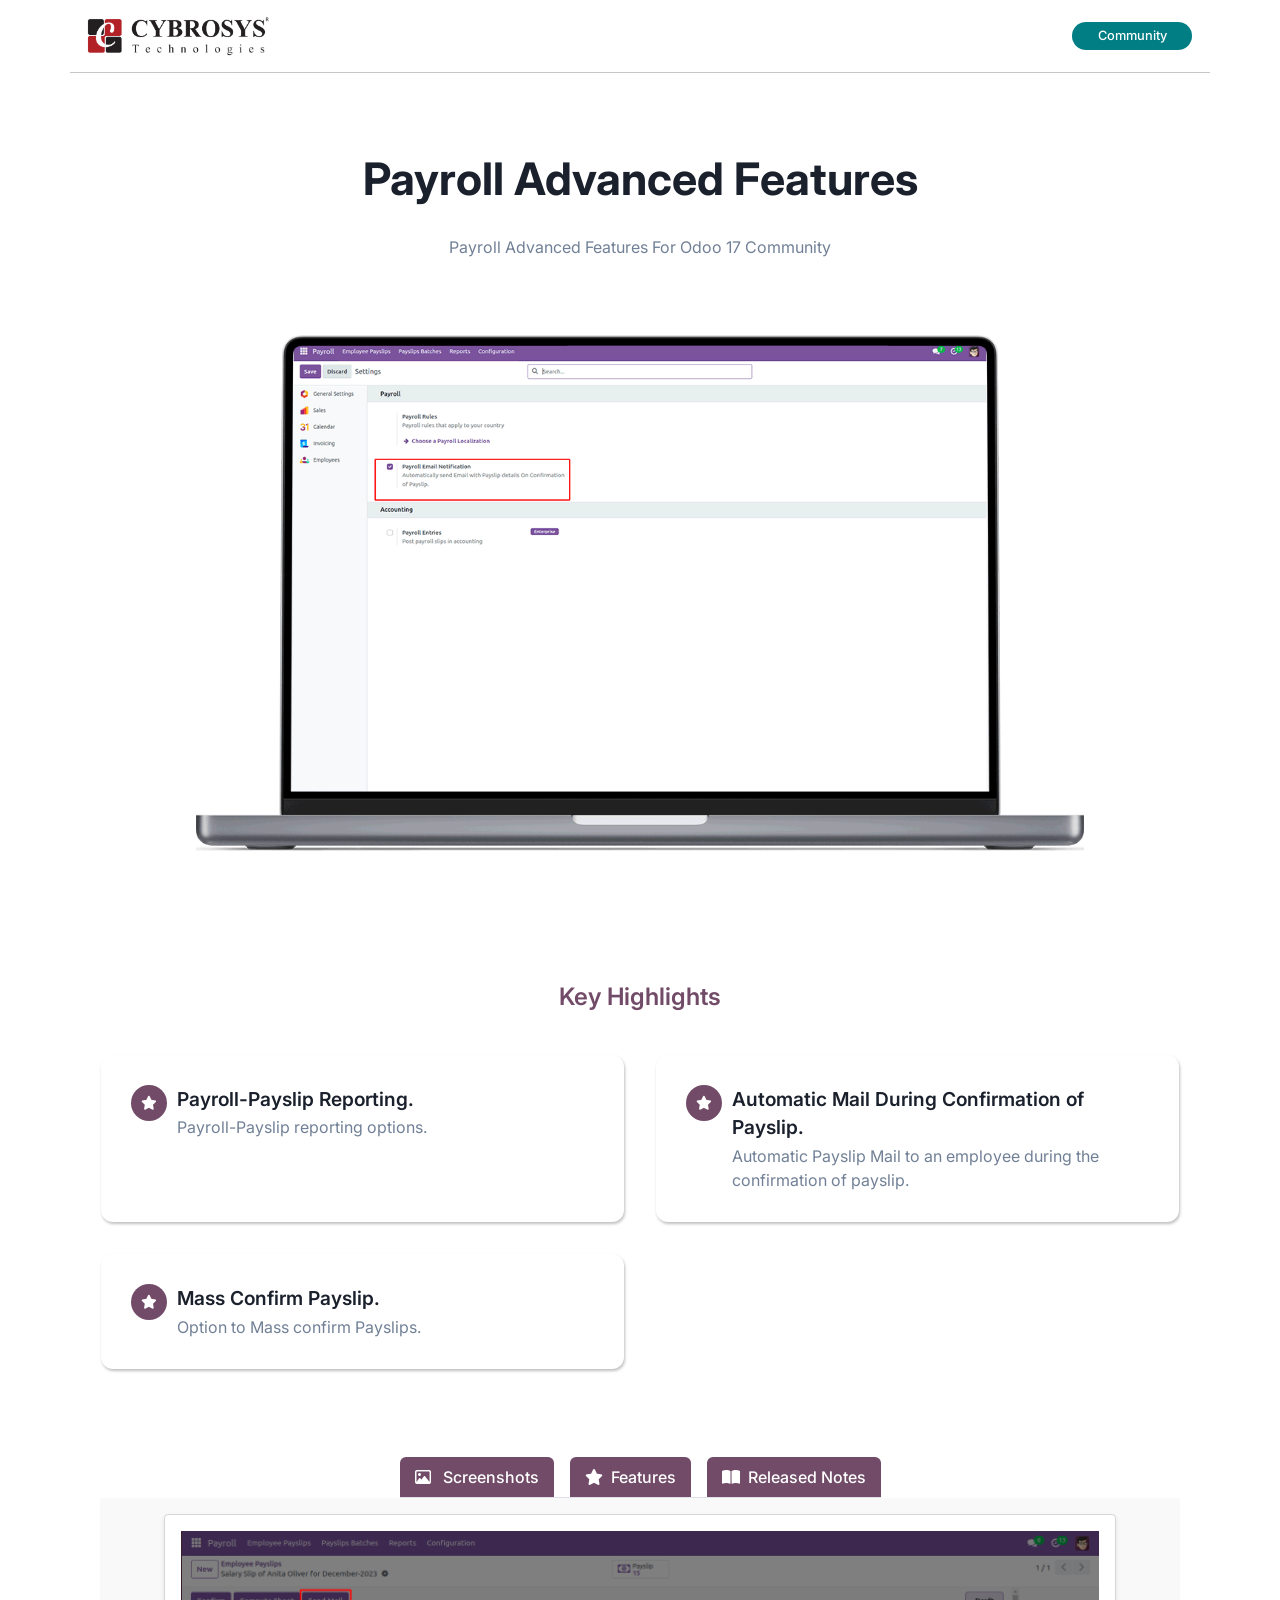
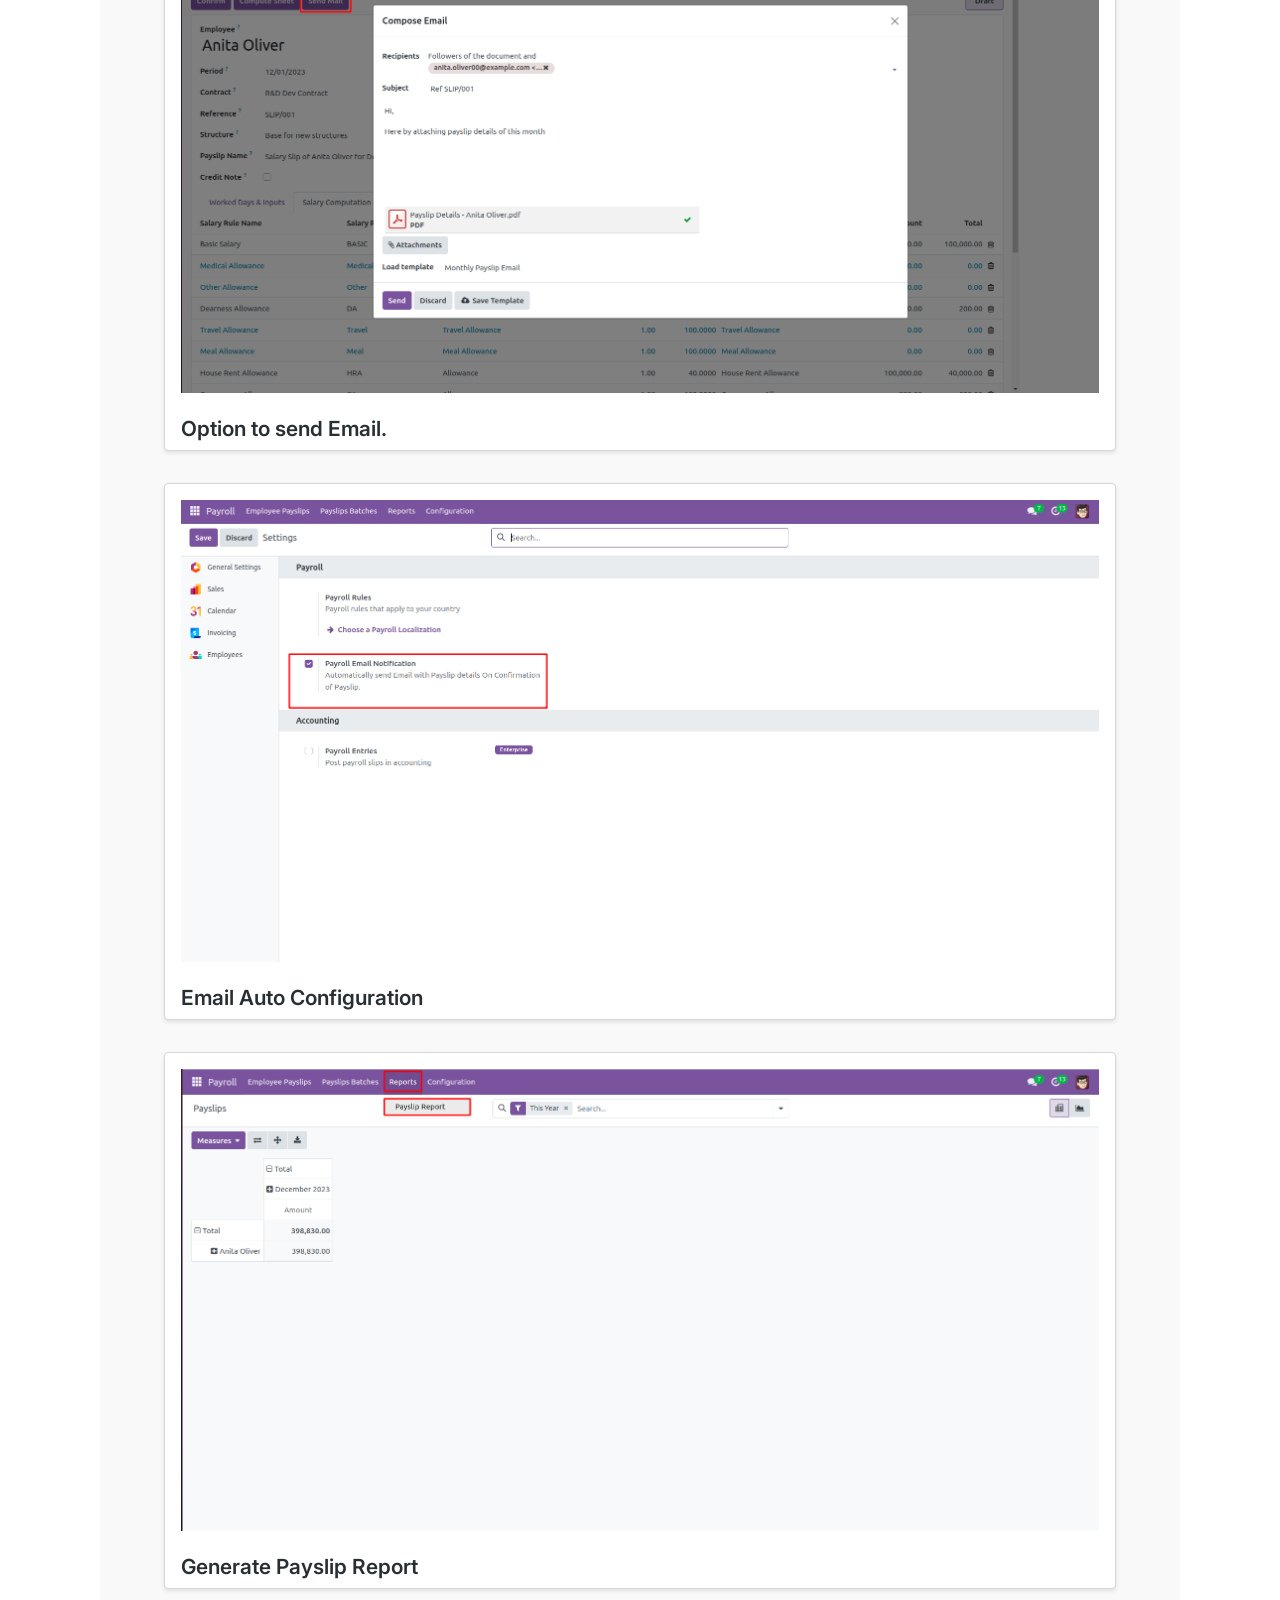
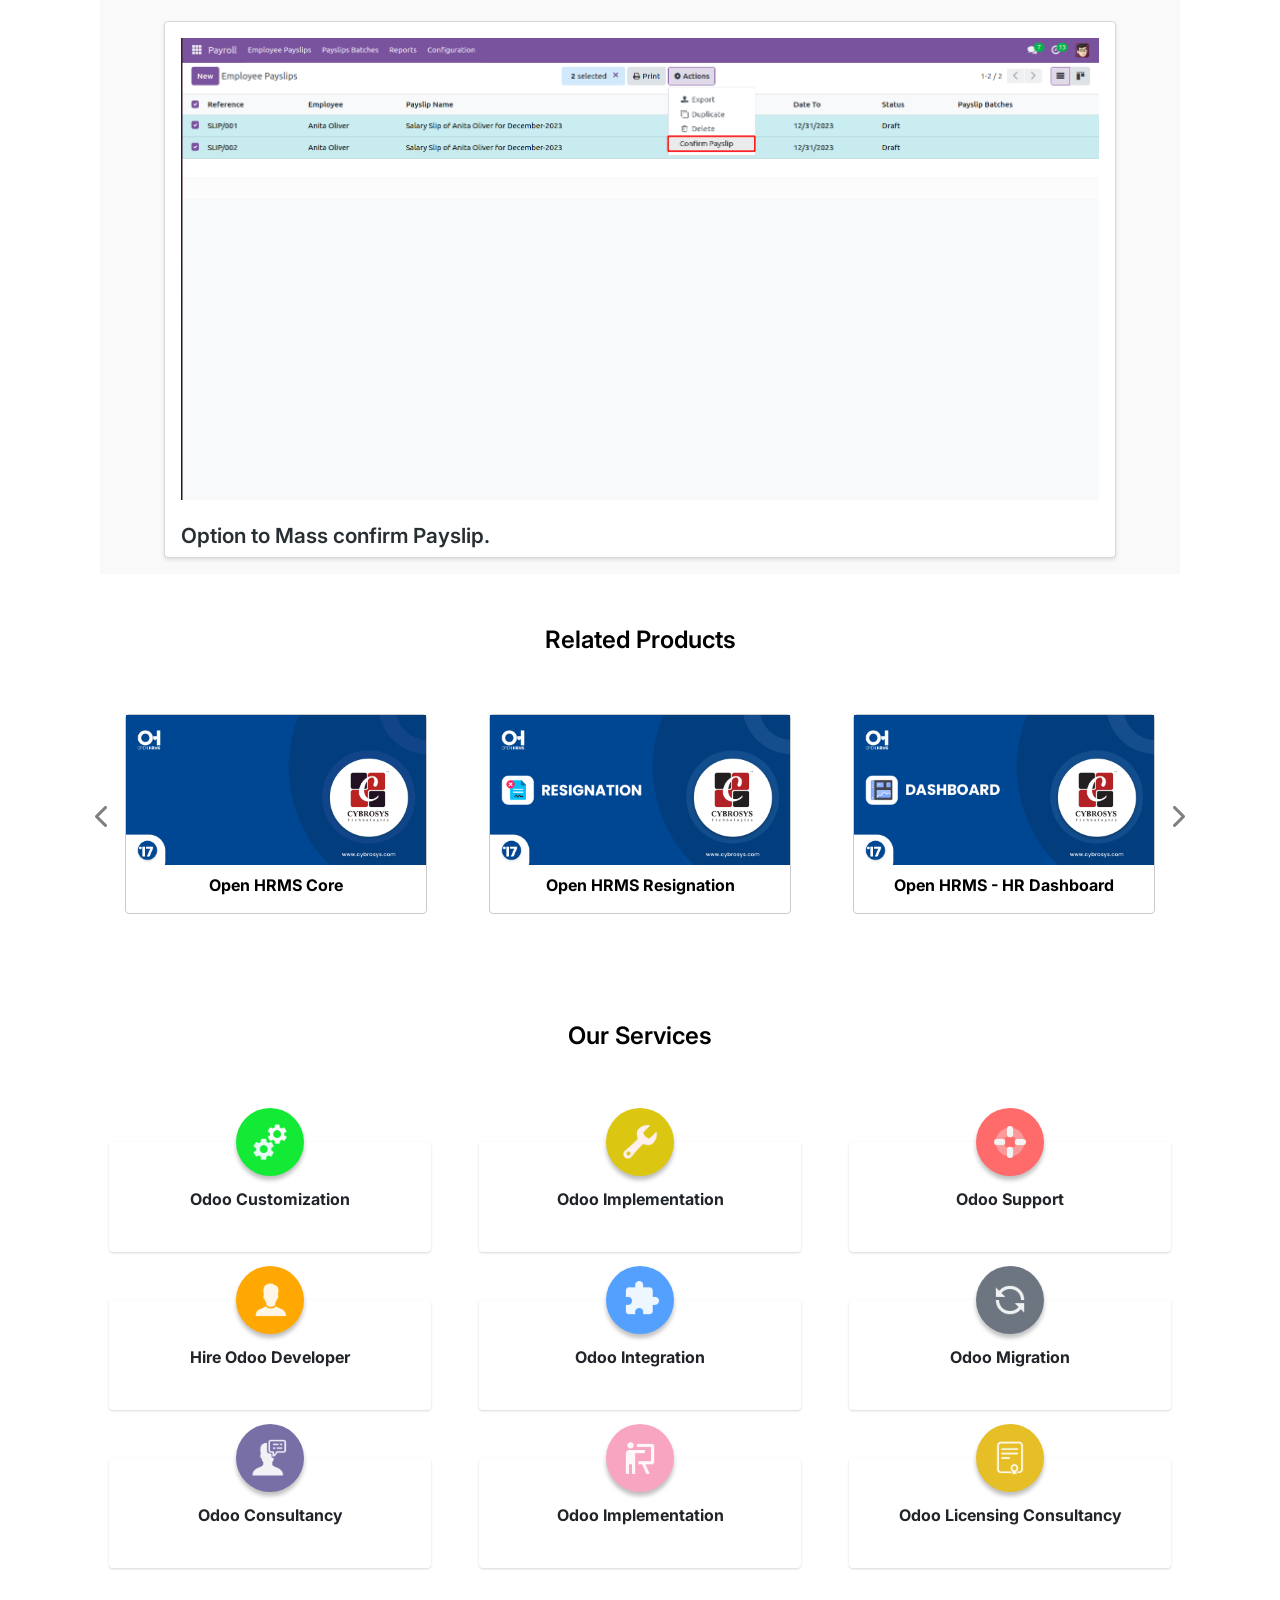
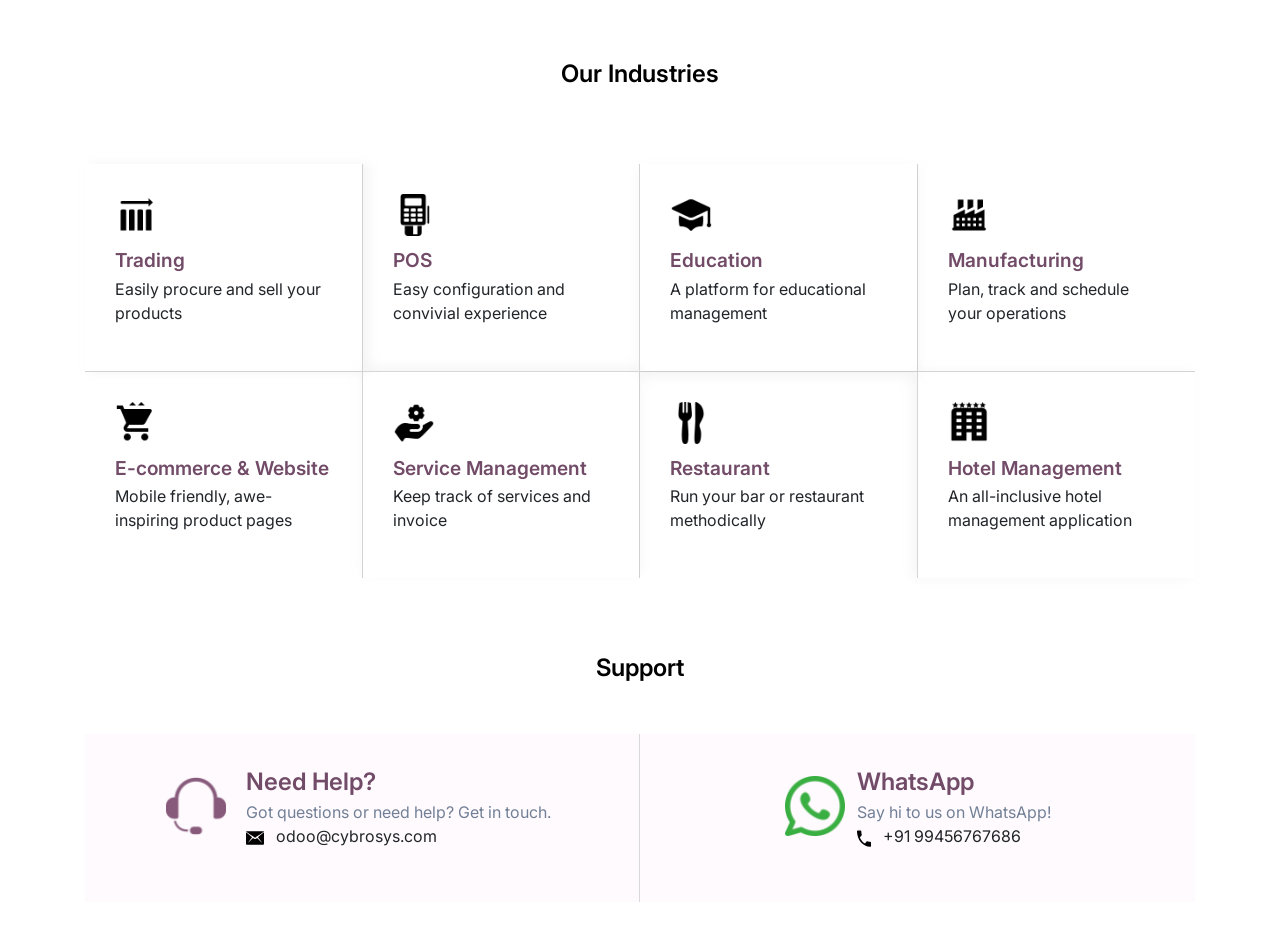
<file: hr_payslip_monthly_report/static/description/index.html>
<!DOCTYPE html>
<html lang="en">

<head>
    <meta charset="UTF-8">
    <meta name="viewport" content="width=device-width, initial-scale=1.0">
    <title>Odoo App 3 Index</title>
    <!-- Bootstrap CSS -->
    <link rel="stylesheet"
          href="https://cdn.jsdelivr.net/npm/bootstrap@4.0.0/dist/css/bootstrap.min.css"
          integrity="sha384-Gn5384xqQ1aoWXA+058RXPxPg6fy4IWvTNh0E263XmFcJlSAwiGgFAW/dAiS6JXm"
          crossorigin="anonymous">
    <link rel="stylesheet"
          href="https://cdnjs.cloudflare.com/ajax/libs/font-awesome/6.2.1/css/all.min.css">
    <link rel="preconnect" href="https://fonts.googleapis.com">
    <link rel="preconnect" href="https://fonts.gstatic.com" crossorigin>
    <link href="https://fonts.googleapis.com/css2?family=Inter:wght@400;500;600;700;800&display=swap"
          rel="stylesheet">
</head>
<body>
<section>
    <div class="container"
         style="font-family: 'Inter', sans-serif !important;background-color: #fff !important;">
        <div class="row">
            <div class="col-sm-12 col-md-12 col-lg-12 d-flex justify-content-between flex-wrap align-items-sm-center"
                 style="border-bottom:1px solid rgba(0, 0, 0, 0.22)">
                <div class="my-3">
                    <img src="assets/misc/Cybrosys R.png"
                         style="width:auto !important; height:40px !important">
                </div>
                <div class="my-3 d-flex align-items-center">
                    <div class="text-center"
                         style="background-color:#017E84 !important;font-size: 0.8rem !important; color:#fff !important; font-weight:500 !important; padding:4px !important; margin:0 3px !important; border-radius:50px !important; min-width: 120px !important;">
                        Community
                    </div>
                </div>
            </div>
        </div>
        <div class="row">
            <div class="col-sm-12 col-md-12 col-lg-12 text-center d-flex align-items-center flex-column"
                 style="margin: 80px 0px !important;">
                <h1 style="font-size: 2.8rem;font-weight: 700; color:
                    #1A202C;">
                    Payroll Advanced Features</h1>
                <p class="my-3 mb-4"
                   style="max-width: 80%; font-weight: 400 !important; line-height: 32px; color: #718096;">
                    Payroll Advanced Features For Odoo 17 Community
                </p>
                <div style="width: 80%; margin-top: 3rem;">
                    <img src="assets/screenshots/hero.gif"
                         class="img-responsive" width="100%" height="auto">
                </div>
            </div>
        </div>
        <div class="container mt-5 mb-5">
            <div class="col-lg-12 d-flex flex-column justify-content-center align-items-center mt-4">
                <p class="m-0"
                   style="font-weight: 600; font-size: 24px; color:#714b67 !important">
                    Key Highlights
                </p>
            </div>
            <div class="row py-4">
                <div class="col-md-6 col-sm-12 p-3">
                    <div class="d-flex   h-100" style="padding: 30px;border-radius: 12px;
                                    background: #FFF;
                                    box-shadow: 1px 2px 3px 0px rgba(0, 0, 0, 0.25); ">
                        <div style="width: 36px; height: 36px; border-radius: 50%; background: #714B67;
                                    display: flex; justify-content: center; align-items: center;
                                    margin-right: 10px; flex-shrink: 0;">
                            <i class="fa-solid fa-star  "
                               style="color: #fff;font-size:14px;"></i>
                        </div>
                        <div>
                            <p style="color: #1A202C;font-weight: 600;
                                      font-size: 1.2rem; margin-bottom: 2px;">
                                 Payroll-Payslip Reporting.</p>
                            <p class="m-0" style="color:#718096">Payroll-Payslip reporting options.
                            </p>
                        </div>
                    </div>
                </div>
                <div class="col-md-6 col-sm-12 p-3">
                    <div class="d-flex   h-100" style="padding: 30px;border-radius: 12px;
                                    background: #FFF;
                                    box-shadow: 1px 2px 3px 0px rgba(0, 0, 0, 0.25); ">
                        <div style="width: 36px; height: 36px; border-radius: 50%; background: #714B67;
                                    display: flex; justify-content: center; align-items: center;
                                    margin-right: 10px; flex-shrink: 0;">
                            <i class="fa-solid fa-star  "
                               style="color: #fff;font-size:14px;"></i>
                        </div>
                        <div>
                            <p style="color: #1A202C;font-weight: 600;
                                      font-size: 1.2rem; margin-bottom: 2px;">
                                Automatic Mail During Confirmation of Payslip.</p>
                            <p class="m-0" style="color:#718096">Automatic Payslip Mail to an employee during the confirmation of payslip.
                            </p>
                        </div>
                    </div>
                </div>
                <div class="col-md-6 col-sm-12 p-3">
                    <div class="d-flex   h-100" style="padding: 30px;border-radius: 12px;
                                    background: #FFF;
                                    box-shadow: 1px 2px 3px 0px rgba(0, 0, 0, 0.25); ">
                        <div style="width: 36px; height: 36px; border-radius: 50%; background: #714B67;
                                    display: flex; justify-content: center; align-items: center;
                                    margin-right: 10px; flex-shrink: 0;">
                            <i class="fa-solid fa-star  "
                               style="color: #fff;font-size:14px;"></i>
                        </div>
                        <div>
                            <p style="color: #1A202C;font-weight: 600;
                                      font-size: 1.2rem; margin-bottom: 2px;">
                                Mass Confirm Payslip.</p>
                            <p class="m-0" style="color:#718096">Option to Mass confirm Payslips.
                            </p>
                        </div>
                    </div>
                </div>
            </div>
        </div>
        <div class="container rounded">
            <ul class="nav nav-tabs d-flex"
                style="width: fit-content;margin: 0 auto;gap: 1rem;">
                <li class="col text-center py-2 text-nowrap "
                    style="color: #fff; background-color: #714B67;border-radius: 6px 6px 0px 0px;">
                    <a
                            class="active show" data-toggle="tab" href="#tab1"
                            style="color: #fff;font-weight: 500; background-color: #714B67; text-decoration: none;">
                        <i class="fa-regular fa-image  pr-2"
                           style="color: #fff;"></i>
                        Screenshots</a></li>
                <li class="col text-center py-2 text-nowrap "
                    style="color: #fff; background-color: #714B67;border-radius: 6px 6px 0px 0px;">
                    <a
                            data-toggle="tab" href="#tab2"
                            style="color: #fff;font-weight: 500;  text-decoration: none;"><i
                            class="fa-solid fa-star  pr-2"
                            style="color: #fff;"></i>Features</a></li>
                <li class="col text-center py-2 text-nowrap "
                    style="color: #fff; background-color: #714B67;border-radius: 6px 6px 0px 0px;">
                    <a
                            data-toggle="tab" href="#tab3"
                            style="color: #fff;font-weight: 500; text-decoration: none; background-color: #714B67;"><i
                            class="fa-solid fa-book-open  pr-2"
                            style="color: #fff;"></i>Released Notes</a></li>
            </ul>
            <div class="tab-content"
                 style="background-color: rgba(121, 113, 119, 0.04);">
                <div id="tab1" class="tab-pane fade in active show">
                    <div class="col-lg-12 py-2"
                         style="padding: 1rem 4rem !important;">
                        <div
                                style="border: 1px solid #d8d6d6; border-radius: 4px; background: #fff; box-shadow: 0 2px 4px rgba(0, 0, 0, 0.1);">
                            <div class="row justify-content-center p-3 w-100 m-0">
                                <img src="assets/screenshots/1.png"
                                     class="img-responsive" width="100%"
                                     height="auto">
                            </div>
                            <div class="px-3">
                                <h4 class="mt-2"
                                    style=" font-weight:600 !important; color:#282F33 !important; font-size:1.3rem !important">
                                    Option to send Email.</h4>
                            </div>
                        </div>
                    </div>
                    <div class="col-lg-12 py-2"
                         style="padding: 1rem 4rem !important;">
                        <div
                                style="border: 1px solid #d8d6d6; border-radius: 4px;  background: #fff; box-shadow: 0 2px 4px rgba(0, 0, 0, 0.1);">
                            <div class="row justify-content-center p-3 w-100 m-0">
                                <img src="assets/screenshots/2.png"
                                     class="img-responsive" width="100%"
                                     height="auto">
                            </div>
                            <div class="px-3">
                                <h4 class="mt-2"
                                    style=" font-weight:600 !important; color:#282F33 !important; font-size:1.3rem !important">
                                    Email Auto Configuration</h4>
                            </div>
                        </div>
                    </div>
                    <div class="col-lg-12 py-2"
                         style="padding: 1rem 4rem !important;">
                        <div
                                style="border: 1px solid #d8d6d6; border-radius: 4px;  background: #fff; box-shadow: 0 2px 4px rgba(0, 0, 0, 0.1);">
                            <div class="row justify-content-center p-3 w-100 m-0">
                                <img src="assets/screenshots/3.png"
                                     class="img-responsive" width="100%"
                                     height="auto">
                            </div>
                            <div class="px-3">
                                <h4 class="mt-2"
                                    style=" font-weight:600 !important; color:#282F33 !important; font-size:1.3rem !important">
                                    Generate Payslip Report</h4>
                            </div>
                        </div>
                    </div>
                    <div class="col-lg-12 py-2"
                         style="padding: 1rem 4rem !important;">
                        <div
                                style="border: 1px solid #d8d6d6; border-radius: 4px;  background: #fff; box-shadow: 0 2px 4px rgba(0, 0, 0, 0.1);">
                            <div class="row justify-content-center p-3 w-100 m-0">
                                <img src="assets/screenshots/4.png"
                                     class="img-responsive" width="100%"
                                     height="auto">
                            </div>
                            <div class="px-3">
                                <h4 class="mt-2"
                                    style=" font-weight:600 !important; color:#282F33 !important; font-size:1.3rem !important">
                                    Option to Mass confirm Payslip.</h4>
                            </div>
                        </div>
                    </div>
                </div>
                <div id="tab2" class="tab-pane fade">
                    <div class="col-mg-12" style="padding: 1rem 4rem;">
                        <ul style="list-style: none; padding: 1rem 0;font-weight: 500;">
                            <li class="py-3"
                                style="font-weight: 500;background-color: #fff; border-radius: 4px; padding: 1rem; margin-bottom: 1rem; box-shadow: 0 2px 4px rgba(0, 0, 0, 0.1);">
                                    <span style="margin-right: 12px;"><img
                                            src="assets/misc/star (1) 2.svg"
                                            alt=""
                                            width="16px"></span>Payroll-Payslip Reporting.
                            </li>
                            <li class="py-3"
                                style="font-weight: 500;background-color: #fff; border-radius: 4px; padding: 1rem; margin-bottom: 1rem; box-shadow: 0 2px 4px rgba(0, 0, 0, 0.1);">
                                    <span style="margin-right: 12px;"><img
                                            src="assets/misc/star (1) 2.svg"
                                            alt=""
                                            width="16px"></span>Automatic Mail During Confirmation of Payslip.
                            </li>
                            <li class="py-3"
                                style="font-weight: 500;background-color: #fff; border-radius: 4px; padding: 1rem; margin-bottom: 1rem; box-shadow: 0 2px 4px rgba(0, 0, 0, 0.1);">
                                    <span style="margin-right: 12px;"><img
                                            src="assets/misc/star (1) 2.svg"
                                            alt=""
                                            width="16px"></span>Mass Confirm Payslip.
                                <ul style="list-style: none;font-weight: 400; color:#718096">
                                    <li>
                                    </li>
                                </ul>
                            </li>

                        </ul>
                    </div>
                </div>
                <div id="tab3" class="tab-pane fade">
                    <div class="col-mg-12 active" style="padding: 1rem 4rem;">
                        <div class="py-3"
                             style="font-weight: 500;background-color: #fff; border-radius: 4px; padding: 1rem; box-shadow: 0 2px 4px rgba(0, 0, 0, 0.1);">
                            <div class="d-flex mb-3"
                                 style="font-size: 0.8rem; font-weight: 500;"><span>Version
                                        17.0.1.0.0</span><span
                                    class="px-2">|</span><span
                                    style="color: #714B67;font-weight: 600;">Released on 18th Dec 2023</span>
                            </div>
                            <p class="m-0"
                               style=" color:#718096!important; font-size:1rem !important;line-height: 28px;">

                                Initial Commit for Payroll Advanced Features.</p>
                        </div>
                    </div>
                </div>
            </div>
        </div>
        <div class="container mt-5">
            <div class="col-lg-12 d-flex flex-column justify-content-center align-items-center mt-5">
                <p class="m-0"
                   style="font-weight: 600; font-size: 24px; color:#000 !important">
                    Related Products</p>
            </div>
        </div>
        <div id="myCarousel" class="carousel slide py-3" data-ride="carousel">
            <div class="carousel-inner">
                <div class="carousel-item active">
                    <div class="row p-4">
                        <div class="col">
                            <div class="p-3">
                                <a href="https://apps.odoo.com/apps/modules/17.0/ohrms_core/"
                                   style="color: #000; text-decoration: none;">
                                    <div style="border:1px solid #CBCBCB !important;border-radius: 4px;">
                                        <div style="width: 300px; ">
                                            <img src="assets/modules/1.gif"
                                                 alt="" width="100%"
                                                 height="auto">

                                        </div>
                                        <p class="text-center pt-2 text-black font-weight-bold">
                                            Open HRMS Core</p>
                                    </div>
                                </a>
                            </div>
                        </div>
                        <div class="col">
                            <div class="p-3">
                                <a href="https://apps.odoo.com/apps/modules/17.0/hr_resignation/"
                                   style="color: #000; text-decoration: none;">
                                    <div style="border:1px solid #CBCBCB !important;border-radius: 4px;">
                                        <div style="width: 300px; ">
                                            <img src="assets/modules/2.jpg"
                                                 alt="" width="100%"
                                                 height="auto">

                                        </div>
                                        <p class="text-center pt-2 text-black font-weight-bold">
                                            Open HRMS Resignation</p>
                                    </div>
                                </a>
                            </div>
                        </div>
                        <div class="col">
                            <div class="p-3">
                                <a href="https://apps.odoo.com/apps/modules/17.0/hrms_dashboard/"
                                   style="color: #000; text-decoration: none;">
                                    <div style="border:1px solid #CBCBCB !important;border-radius: 4px;">
                                        <div style="width: 300px; ">
                                            <img src="assets/modules/3.jpg"
                                                 alt="" width="100%"
                                                 height="auto">

                                        </div>
                                        <p class="text-center pt-2 text-black font-weight-bold">
                                            Open HRMS - HR Dashboard</p>
                                    </div>
                                </a>
                            </div>
                        </div>
                    </div>
                </div>
                <div class="carousel-item">
                    <div class="row p-4">
                        <div class="col">
                            <div class="p-3">
                                <a href="https://apps.odoo.com/apps/modules/17.0/hr_employee_updation/"
                                   style="color: #000; text-decoration: none;">
                                    <div style="border:1px solid #CBCBCB !important;border-radius: 4px;">
                                        <div style="width: 300px; ">
                                            <img src="assets/modules/4.jpg"
                                                 alt="" width="100%"
                                                 height="auto">

                                        </div>
                                        <p class="text-center pt-2 text-black font-weight-bold">
                                            Open HRMS Employee Info</p>
                                    </div>
                                </a>
                            </div>
                        </div>
                        <div class="col">
                            <div class="p-3">
                                <a href="https://apps.odoo.com/apps/modules/17.0/ohrms_salary_advance/"
                                   style="color: #000; text-decoration: none;">
                                    <div style="border:1px solid #CBCBCB !important;border-radius: 4px;">
                                        <div style="width: 300px;">
                                            <img src="assets/modules/5.jpg"
                                                 alt="" width="100%"
                                                 height="auto">

                                        </div>
                                        <p class="text-center pt-2 text-black font-weight-bold">
                                            Open HRMS Advance Salary</p>
                                    </div>
                                </a>
                            </div>
                        </div>
                        <div class="col">
                            <div class="p-3">
                                <a href="https://apps.odoo.com/apps/modules/17.0/ohrms_loan/"
                                   style="color: #000; text-decoration: none;">
                                    <div style="border:1px solid #CBCBCB !important;border-radius: 4px;">
                                        <div style="width: 300px;">
                                            <img src="assets/modules/6.jpg"
                                                 alt="" width="100%"
                                                 height="auto">
                                        </div>
                                        <p class="text-center pt-2 text-black font-weight-bold">
                                            Open HRMS Loan Management</p>
                                    </div>
                                </a>
                            </div>
                        </div>
                    </div>
                </div>
            </div>
            <a class="carousel-control-prev" href="#myCarousel"
               data-slide="prev" style="width: 35px; color: #000;">
                    <span class="carousel-control-prev-icon">
                        <i class="fa fa-chevron-left"
                           style="font-size: 24px;"></i>
                    </span>
            </a>
            <a class="carousel-control-next" href="#myCarousel"
               data-slide="next" style="width: 35px; color: #000;">
                    <span class="carousel-control-next-icon">
                        <i class="fa fa-chevron-right"
                           style="font-size: 24px;"></i>
                    </span>
            </a>
        </div>
        <div class="container mt-5">
            <div class="col-lg-12 d-flex flex-column justify-content-center align-items-center mt-4">
                <p class="m-0"
                   style="font-weight: 600; font-size: 24px; color:#000 !important">
                    Our Services</p>

            </div>
        </div>
        <div class="container my-5">
            <div class="row py-3">
                <div class="col-md-4 col-sm-6 px-4 py-4">
                    <div
                            style="background-color: #fff; padding: 25px; text-align: center;  box-shadow: rgba(0, 0, 0, 0.1) 0px 1px 3px 0px, rgba(0, 0, 0, 0.06) 0px 1px 2px 0px; position: relative;border-radius: 4px;">
                        <div style="position: absolute; top: 0%; left: 50%; transform: translate(-50%, -50%);">
                            <div style="background-color:#13EA36 ; border-radius: 50%; padding: 15px;    width: 68px;
                                    height: 68px; display: inline-block; box-shadow:0px 4px 4px rgba(0, 0, 0, 0.25);">
                                <img src="assets/icons/cogs.png"
                                     alt="service-icon" width="38px"
                                     height="auto">
                            </div>
                        </div>
                        <p style="margin-top: 20px; font-weight: bold;">Odoo
                            Customization</p>
                    </div>
                </div>
                <div class="col-md-4 col-sm-6 px-4 py-4">
                    <div
                            style="background-color: #fff; padding: 25px; text-align: center; box-shadow: rgba(0, 0, 0, 0.1) 0px 1px 3px 0px, rgba(0, 0, 0, 0.06) 0px 1px 2px 0px; position: relative;border-radius: 4px;">
                        <div style="position: absolute; top: 0%; left: 50%; transform: translate(-50%, -50%);">
                            <div style="background-color:#DBC711; border-radius: 50%; padding: 15px;    width: 68px;
                                    height: 68px; display: inline-block; box-shadow:0px 4px 4px rgba(0, 0, 0, 0.25);">
                                <img src="assets/icons/wrench.png"
                                     alt="service-icon" width="38px"
                                     height="auto">
                            </div>
                        </div>
                        <p style="margin-top: 20px; font-weight: bold;">Odoo
                            Implementation</p>
                    </div>
                </div>
                <div class="col-md-4 col-sm-6 px-4 py-4">
                    <div
                            style="background-color: #fff; padding: 25px; text-align: center;  box-shadow: rgba(0, 0, 0, 0.1) 0px 1px 3px 0px, rgba(0, 0, 0, 0.06) 0px 1px 2px 0px; position: relative; border-radius: 4px;">
                        <div style="position: absolute; top: 0%; left: 50%; transform: translate(-50%, -50%);">
                            <div style="background-color:#FF6B6B ; border-radius: 50%; padding: 15px;    width: 68px;
                                    height: 68px; display: inline-block; box-shadow:0px 4px 4px rgba(0, 0, 0, 0.25);">
                                <img src="assets/icons/lifebuoy.png"
                                     alt="service-icon" width="38px"
                                     height="auto">
                            </div>
                        </div>
                        <p style="margin-top: 20px; font-weight: bold;">Odoo
                            Support</p>
                    </div>
                </div>
                <div class="col-md-4 col-sm-6 px-4 py-4">
                    <div
                            style="background-color: #fff; padding: 25px; text-align: center; box-shadow: rgba(0, 0, 0, 0.1) 0px 1px 3px 0px, rgba(0, 0, 0, 0.06) 0px 1px 2px 0px; position: relative; border-radius: 4px;">
                        <div style="position: absolute; top: 0%; left: 50%; transform: translate(-50%, -50%);">
                            <div style="background-color:#FFA801 ; border-radius: 50%; padding: 15px;    width: 68px;
                                    height: 68px; display: inline-block; box-shadow:0px 4px 4px rgba(0, 0, 0, 0.25);">
                                <img src="assets/icons/user.png"
                                     alt="service-icon" width="38px"
                                     height="auto">
                            </div>
                        </div>
                        <p style="margin-top: 20px; font-weight: bold;">Hire
                            Odoo Developer</p>
                    </div>
                </div>
                <div class="col-md-4 col-sm-6 px-4 py-4">
                    <div
                            style="background-color: #fff; padding: 25px; text-align: center;  box-shadow: rgba(0, 0, 0, 0.1) 0px 1px 3px 0px, rgba(0, 0, 0, 0.06) 0px 1px 2px 0px; position: relative; border-radius: 4px;">

                        <div style="position: absolute; top: 0%; left: 50%; transform: translate(-50%, -50%);">
                            <div style="background-color:#54A0FF; border-radius: 50%; padding: 15px;    width: 68px;
                                    height: 68px; display: inline-block; box-shadow:0px 4px 4px rgba(0, 0, 0, 0.25);">
                                <img src="assets/icons/puzzle.png"
                                     alt="service-icon" width="38px"
                                     height="auto">
                            </div>
                        </div>
                        <p style="margin-top: 20px; font-weight: bold;">Odoo
                            Integration</p>
                    </div>
                </div>
                <div class="col-md-4 col-sm-6 px-4 py-4">
                    <div
                            style="background-color: #fff; padding: 25px; text-align: center;  box-shadow: rgba(0, 0, 0, 0.1) 0px 1px 3px 0px, rgba(0, 0, 0, 0.06) 0px 1px 2px 0px; position: relative;border-radius: 4px;">
                        <div style="position: absolute; top: 0%; left: 50%; transform: translate(-50%, -50%);">
                            <div style="background-color:#6D7680 ; border-radius: 50%; padding: 15px;    width: 68px;
                                    height: 68px; display: inline-block; box-shadow:0px 4px 4px rgba(0, 0, 0, 0.25);">
                                <img src="assets/icons/update.png"
                                     alt="service-icon" width="38px"
                                     height="auto">
                            </div>
                        </div>
                        <p style="margin-top: 20px; font-weight: bold;">Odoo
                            Migration</p>
                    </div>
                </div>
                <div class="col-md-4 col-sm-6 px-4 py-4">
                    <div
                            style="background-color: #fff; padding: 25px; text-align: center;  box-shadow: rgba(0, 0, 0, 0.1) 0px 1px 3px 0px, rgba(0, 0, 0, 0.06) 0px 1px 2px 0px; position: relative;border-radius: 4px;">
                        <div style="position: absolute; top: 0%; left: 50%; transform: translate(-50%, -50%);">
                            <div style="background-color:#786FA6 ; border-radius: 50%; padding: 15px;    width: 68px;
                                    height: 68px; display: inline-block; box-shadow:0px 4px 4px rgba(0, 0, 0, 0.25);">
                                <img src="assets/icons/consultation.png"
                                     alt="service-icon" width="38px"
                                     height="auto">
                            </div>
                        </div>
                        <p style="margin-top: 20px; font-weight: bold;">Odoo
                            Consultancy</p>
                    </div>
                </div>
                <div class="col-md-4 col-sm-6 px-4 py-4">
                    <div
                            style="background-color: #fff; padding: 25px; text-align: center; box-shadow: rgba(0, 0, 0, 0.1) 0px 1px 3px 0px, rgba(0, 0, 0, 0.06) 0px 1px 2px 0px;position: relative;border-radius: 4px;">
                        <div style="position: absolute; top: 0%; left: 50%; transform: translate(-50%, -50%);">
                            <div style="background-color:#F8A5C2 ; border-radius: 50%; padding: 15px;    width: 68px;
                                    height: 68px; display: inline-block; box-shadow:0px 4px 4px rgba(0, 0, 0, 0.25);">
                                <img src="assets/icons/training.png"
                                     alt="service-icon" width="38px"
                                     height="auto">
                            </div>
                        </div>
                        <p style="margin-top: 20px; font-weight: bold;">Odoo
                            Implementation</p>
                    </div>
                </div>
                <div class="col-md-4 col-sm-6 px-4 py-4">
                    <div
                            style="background-color: #fff; padding: 25px; text-align: center;  box-shadow: rgba(0, 0, 0, 0.1) 0px 1px 3px 0px, rgba(0, 0, 0, 0.06) 0px 1px 2px 0px; position: relative;border-radius: 4px;">
                        <div style="position: absolute; top: 0%; left: 50%; transform: translate(-50%, -50%);">
                            <div style="background-color:#E6BE26; border-radius: 50%; padding: 15px;    width: 68px;
                                    height: 68px; display: inline-block; box-shadow:0px 4px 4px rgba(0, 0, 0, 0.25);">
                                <img src="assets/icons/license.png"
                                     alt="service-icon" width="38px"
                                     height="auto">
                            </div>
                        </div>
                        <p style="margin-top: 20px; font-weight: bold;">Odoo
                            Licensing Consultancy</p>
                    </div>
                </div>
            </div>
        </div>
        <div class="container mt-5">
            <div class="col-lg-12 d-flex flex-column justify-content-center align-items-center mt-4">
                <p class="m-0"
                   style="font-weight: 600; font-size: 24px; color:#000 !important">
                    Our Industries</p>

            </div>
        </div>
        <div class="container">
            <div class="row my-5 py-4">
                <div class="col-md-3 col-sm-6 p-0">
                    <div class="d-flex flex-column h-100 "
                         style="border-right: 1px solid rgb(209, 209, 209); border-bottom: 1px solid  rgb(209, 209, 209); padding: 30px; box-shadow: 6px 0 10px rgba(228, 227, 227, 0.373);">
                        <img src="assets/icons/trading-black.png" width="42px"
                             height="auto" alt="">
                        <p style="color: #714B67;font-weight: 600; margin-top: 10px;
                           font-size: 1.2rem; margin-bottom: 2px;">Trading</p>
                        <p>Easily procure and sell your products</p>
                    </div>
                </div>
                <div class="col-md-3 col-sm-6  p-0">
                    <div class="d-flex flex-column h-100"
                         style="border-right: 1px solid rgb(209, 209, 209);border-bottom: 1px solid  rgb(209, 209, 209); padding: 30px;">
                        <img src="assets/icons/pos-black.png" width="42px"
                             height="auto" alt="">
                        <p style="color: #714B67;font-weight: 600; margin-top: 10px;
                            font-size: 1.2rem; margin-bottom: 2px;">POS</p>
                        <p>Easy configuration and convivial experience</p>
                    </div>
                </div>
                <div class="col-md-3 col-sm-6  p-0">
                    <div class="d-flex flex-column h-100"
                         style="border-right: 1px solid  rgb(209, 209, 209);border-bottom: 1px solid   rgba(0, 0, 0, 0.2); padding: 30px; box-shadow: 0 5px 10px  rgba(228, 227, 227, 0.373)">
                        <img src="assets/icons/education-black.png" width="42px"
                             height="auto" alt="">
                        <p style="color: #714B67;font-weight: 600; margin-top: 10px;
                            font-size: 1.2rem; margin-bottom: 2px;">
                            Education</p>
                        <p>A platform for educational management</p>
                    </div>
                </div>
                <div class="col-md-3 col-sm-6  p-0">
                    <div class="d-flex flex-column h-100"
                         style="border-bottom: 1px solid  rgb(209, 209, 209); padding: 30px; ">
                        <img src="assets/icons/manufacturing-black.png"
                             width="42px" height="auto" alt="">
                        <p style="color: #714B67;font-weight: 600; margin-top: 10px;
                            font-size: 1.2rem; margin-bottom: 2px;">
                            Manufacturing</p>
                        <p>Plan, track and schedule your operations</p>
                    </div>
                </div>
                <div class="col-md-3 col-sm-6 p-0">
                    <div class="d-flex flex-column h-100"
                         style="border-right: 1px solid  rgb(209, 209, 209); padding: 30px;">
                        <img src="assets/icons/ecom-black.png" width="42px"
                             height="auto" alt="">
                        <p style="color: #714B67;font-weight: 600; margin-top: 10px;
                            font-size: 1.2rem; margin-bottom: 2px;">E-commerce &
                            Website</p>
                        <p>Mobile friendly, awe-inspiring product pages</p>
                    </div>
                </div>
                <div class="col-md-3 col-sm-6   p-0">
                    <div class="d-flex flex-column h-100"
                         style="border-right: 1px solid  rgb(209, 209, 209); padding: 30px;box-shadow: 0 -5px 10px  rgba(228, 227, 227, 0.373);">
                        <img src="assets/icons/service-black.png" width="42px"
                             height="auto" alt="">
                        <p style="color: #714B67;font-weight: 600; margin-top: 10px;
                            font-size: 1.2rem; margin-bottom: 2px;">Service
                            Management</p>
                        <p>Keep track of services and invoice</p>
                    </div>
                </div>
                <div class="col-md-3 col-sm-6    p-0">
                    <div class="d-flex flex-column h-100"
                         style="border-right: 1px solid  rgb(209, 209, 209); padding: 30px; ">
                        <img src="assets/icons/restaurant-black.png"
                             width="42px" height="auto" alt="">
                        <p style="color: #714B67;font-weight: 600; margin-top: 10px;
                            font-size: 1.2rem; margin-bottom: 2px;">
                            Restaurant</p>
                        <p>Run your bar or restaurant methodically</p>
                    </div>
                </div>
                <div class="col-md-3 col-sm-6   p-0">
                    <div class="d-flex flex-column h-100"
                         style=" padding: 30px;box-shadow: -5px 0 10px  rgba(228, 227, 227, 0.373);">
                        <img src="assets/icons/hotel-black.png" width="42px"
                             height="auto" alt="">
                        <p style="color: #714B67;font-weight: 600; margin-top: 10px;
                            font-size: 1.2rem; margin-bottom: 2px;">Hotel
                            Management</p>
                        <p>An all-inclusive hotel management application</p>
                    </div>
                </div>
            </div>
        </div>
        <div class="container mt-5">
            <div class="col-lg-12 d-flex flex-column justify-content-center align-items-center mt-5">
                <p class="m-0"
                   style="font-weight: 600; font-size: 24px; color:#000 !important">
                    Support</p>
            </div>
        </div>
        <div class="container my-5">
            <div class="row" style="background-color: #FFFAFE;">
                <div class="col-md-6 pb-4  d-flex align-items-center justify-content-center"
                     style="border-right: 1px solid #D9D9D9;">
                    <div style="padding: 30px;">
                        <div class="d-flex align-items-center">
                            <img src="assets/misc/support (1) 1.svg" alt=""
                                 width="60px" style="margin-right: 12px;">
                            <div style="padding: 0px 8px;">
                                    <span
                                            style="color: #714B67;font-size: 24px;font-weight: 600;padding-bottom: 1rem;">Need
                                        Help?</span>
                                <p class="m-0" style="color:#718096;">Got
                                    questions or need help? Get in touch.</p>
                                <div style="font-weight: 400;"><span><img
                                        src="assets/misc/support-email.svg"
                                        alt=""
                                        width="18px"
                                        style="filter: invert(1);margin-right: 0.8rem;"></span>odoo@cybrosys.com
                                </div>
                            </div>
                        </div>
                    </div>
                </div>
                <div class="col-md-6 pb-4 d-flex align-items-center justify-content-center">
                    <div style="padding: 30px;">
                        <div class="d-flex align-items-center">
                            <img src="assets/misc/whatsapp 1.svg" alt=""
                                 width="60px" style="margin-right: 12px;">
                            <div>
                                <span style="color: #714B67;font-size: 24px;font-weight: 600;">WhatsApp</span>
                                <p class="m-0" style="color:#718096;">Say hi to
                                    us on WhatsApp!</p>
                                <div style="font-weight: 400; font-size: 16px;"><span><img
                                        src="assets/misc/phone.svg"
                                        alt="" width="14px"
                                        style="filter: invert(1); margin-right: 0.8rem;"></span>+91
                                    99456767686
                                </div>
                            </div>
                        </div>
                    </div>
                </div>
            </div>
        </div>
    </div>
</section>
<!-- Optional JavaScript -->
<!-- jQuery first, then Popper.js, then Bootstrap JS -->
<script src="https://ajax.googleapis.com/ajax/libs/jquery/3.5.1/jquery.min.js"></script>
<script src="https://maxcdn.bootstrapcdn.com/bootstrap/4.5.2/js/bootstrap.min.js"></script>
</body>
</html>
</file>
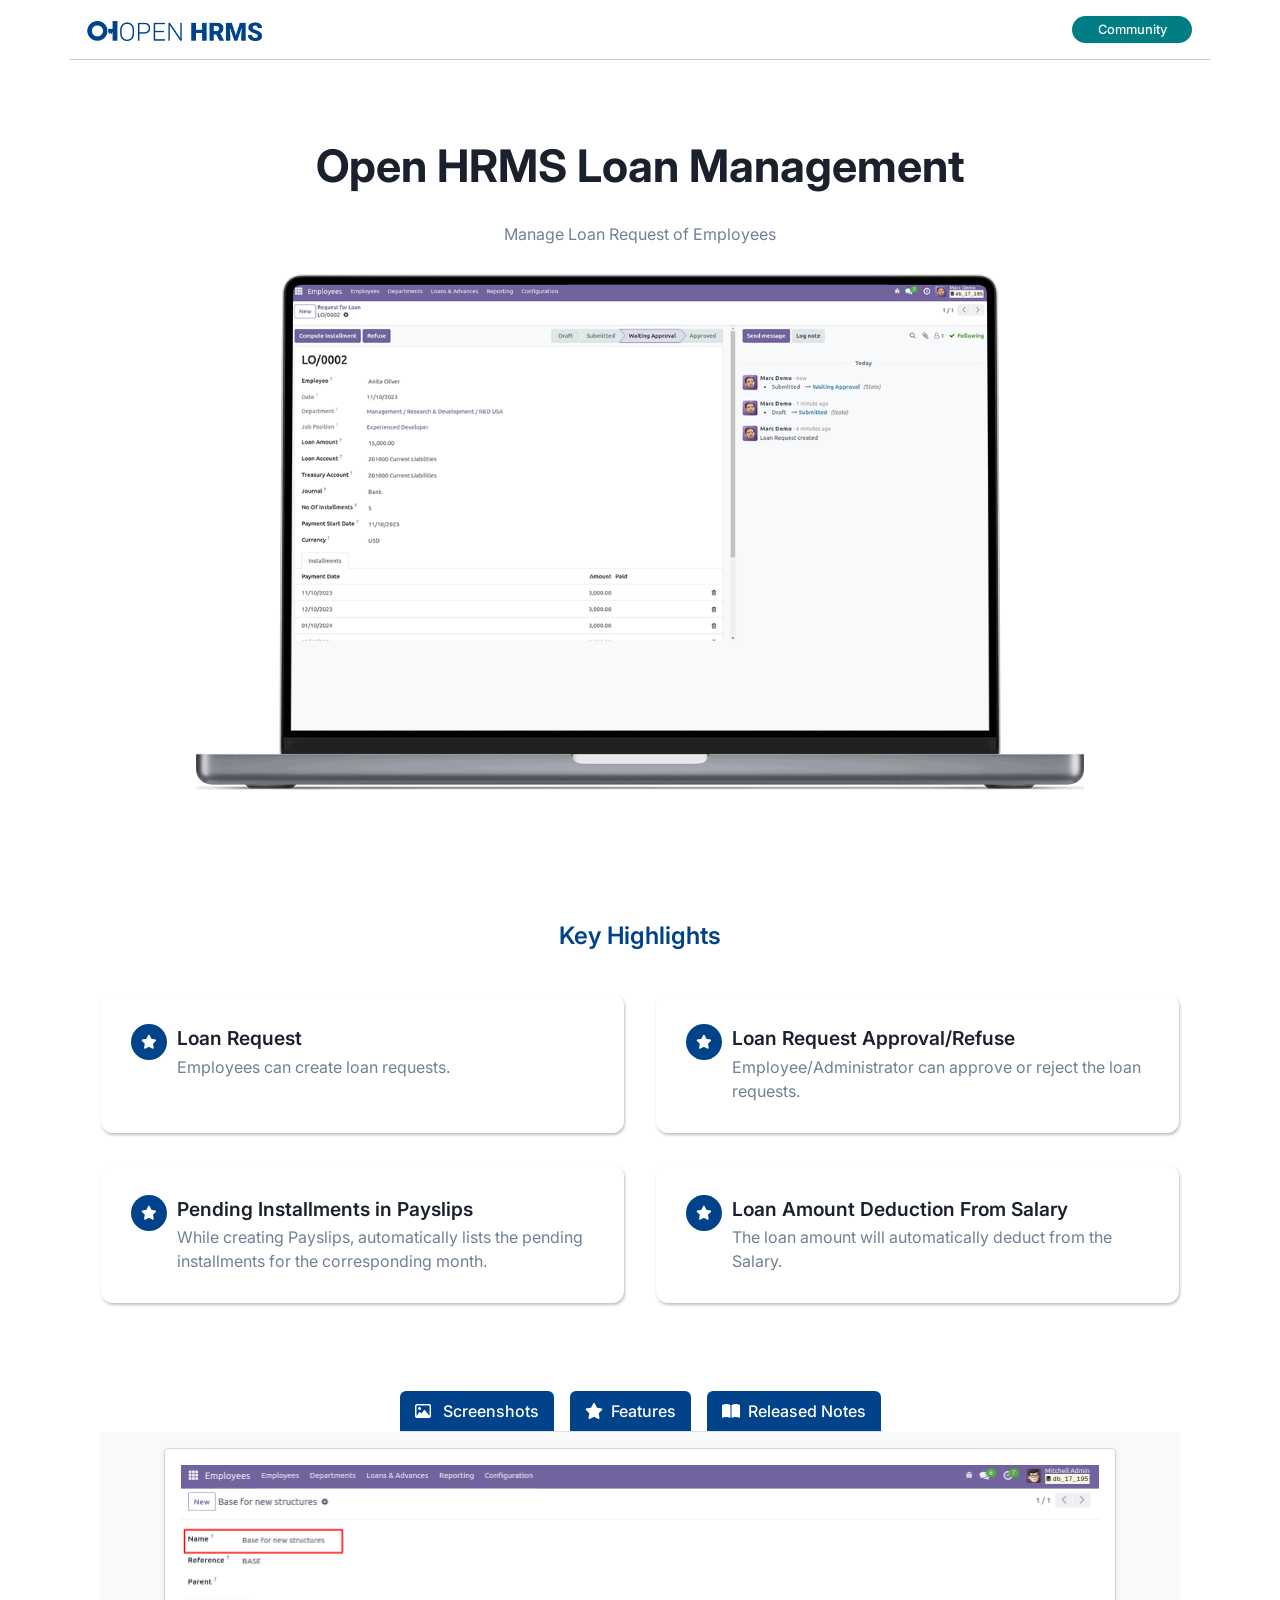
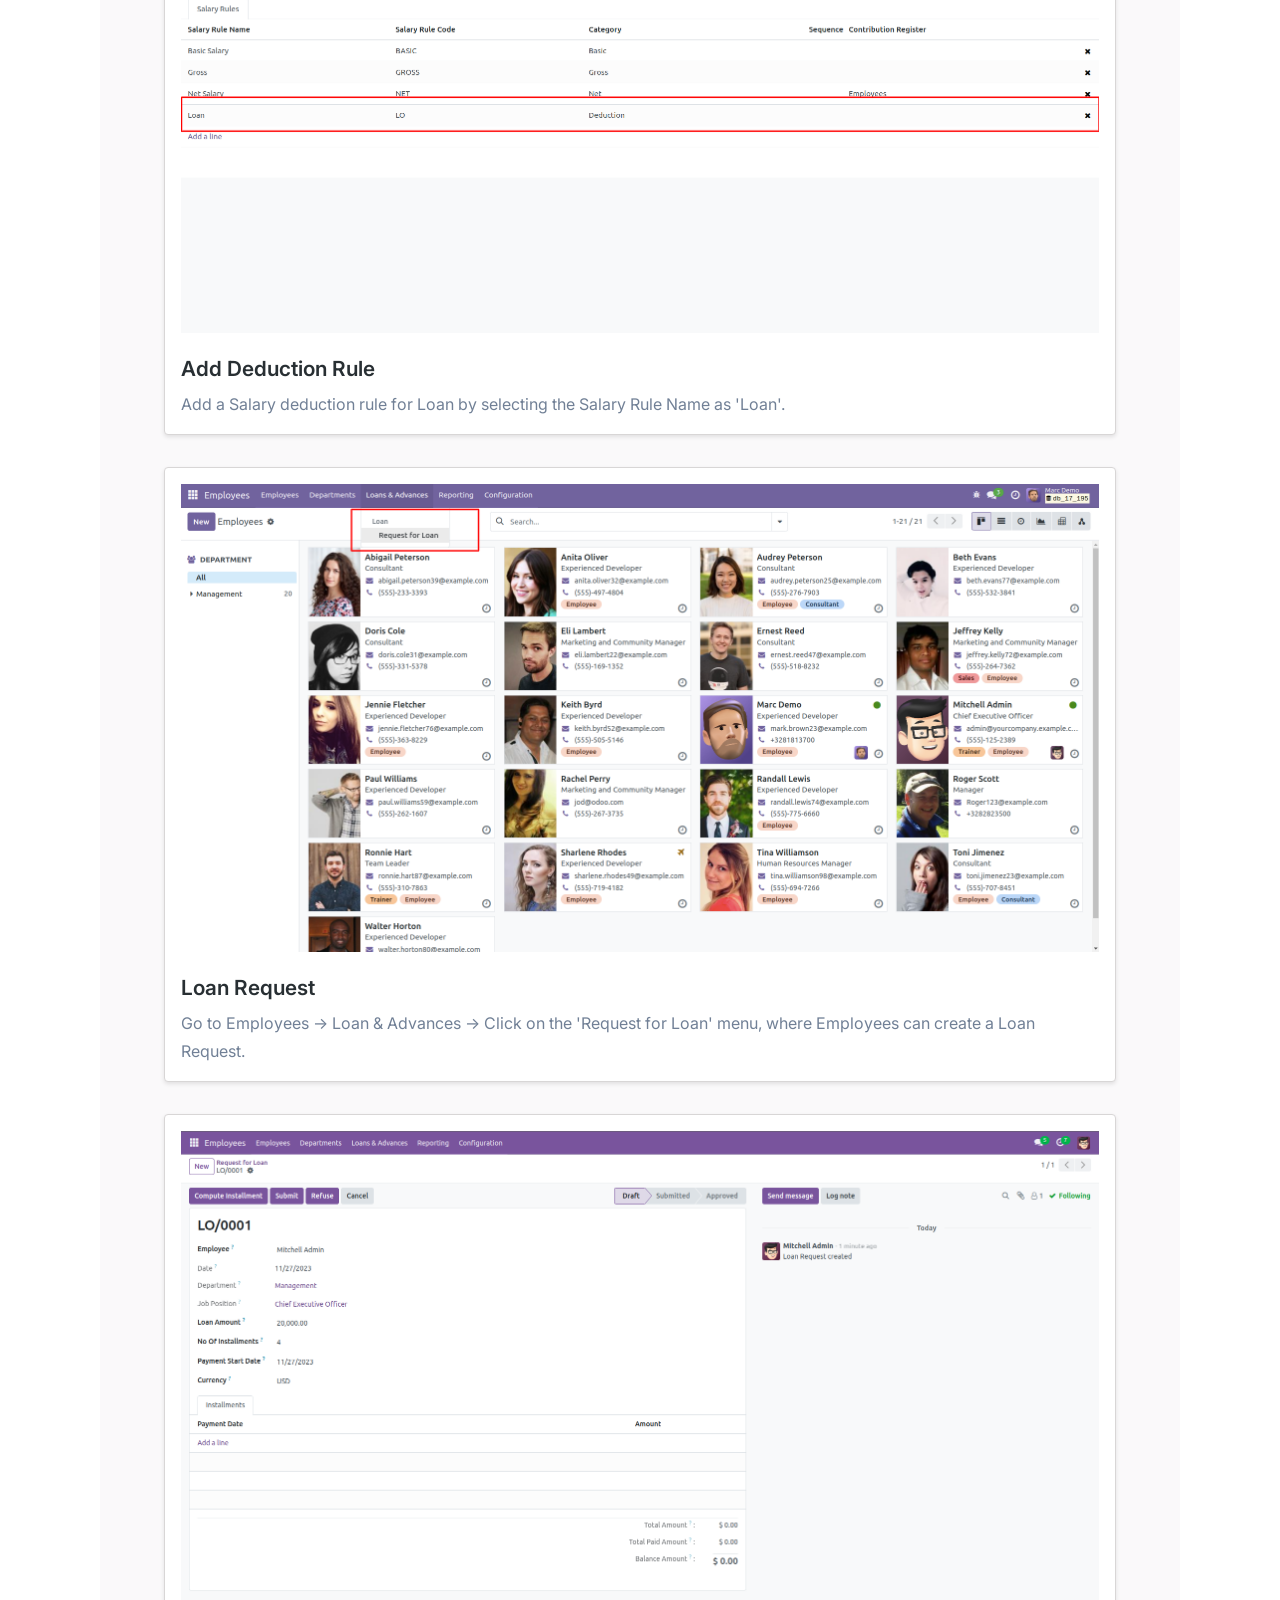
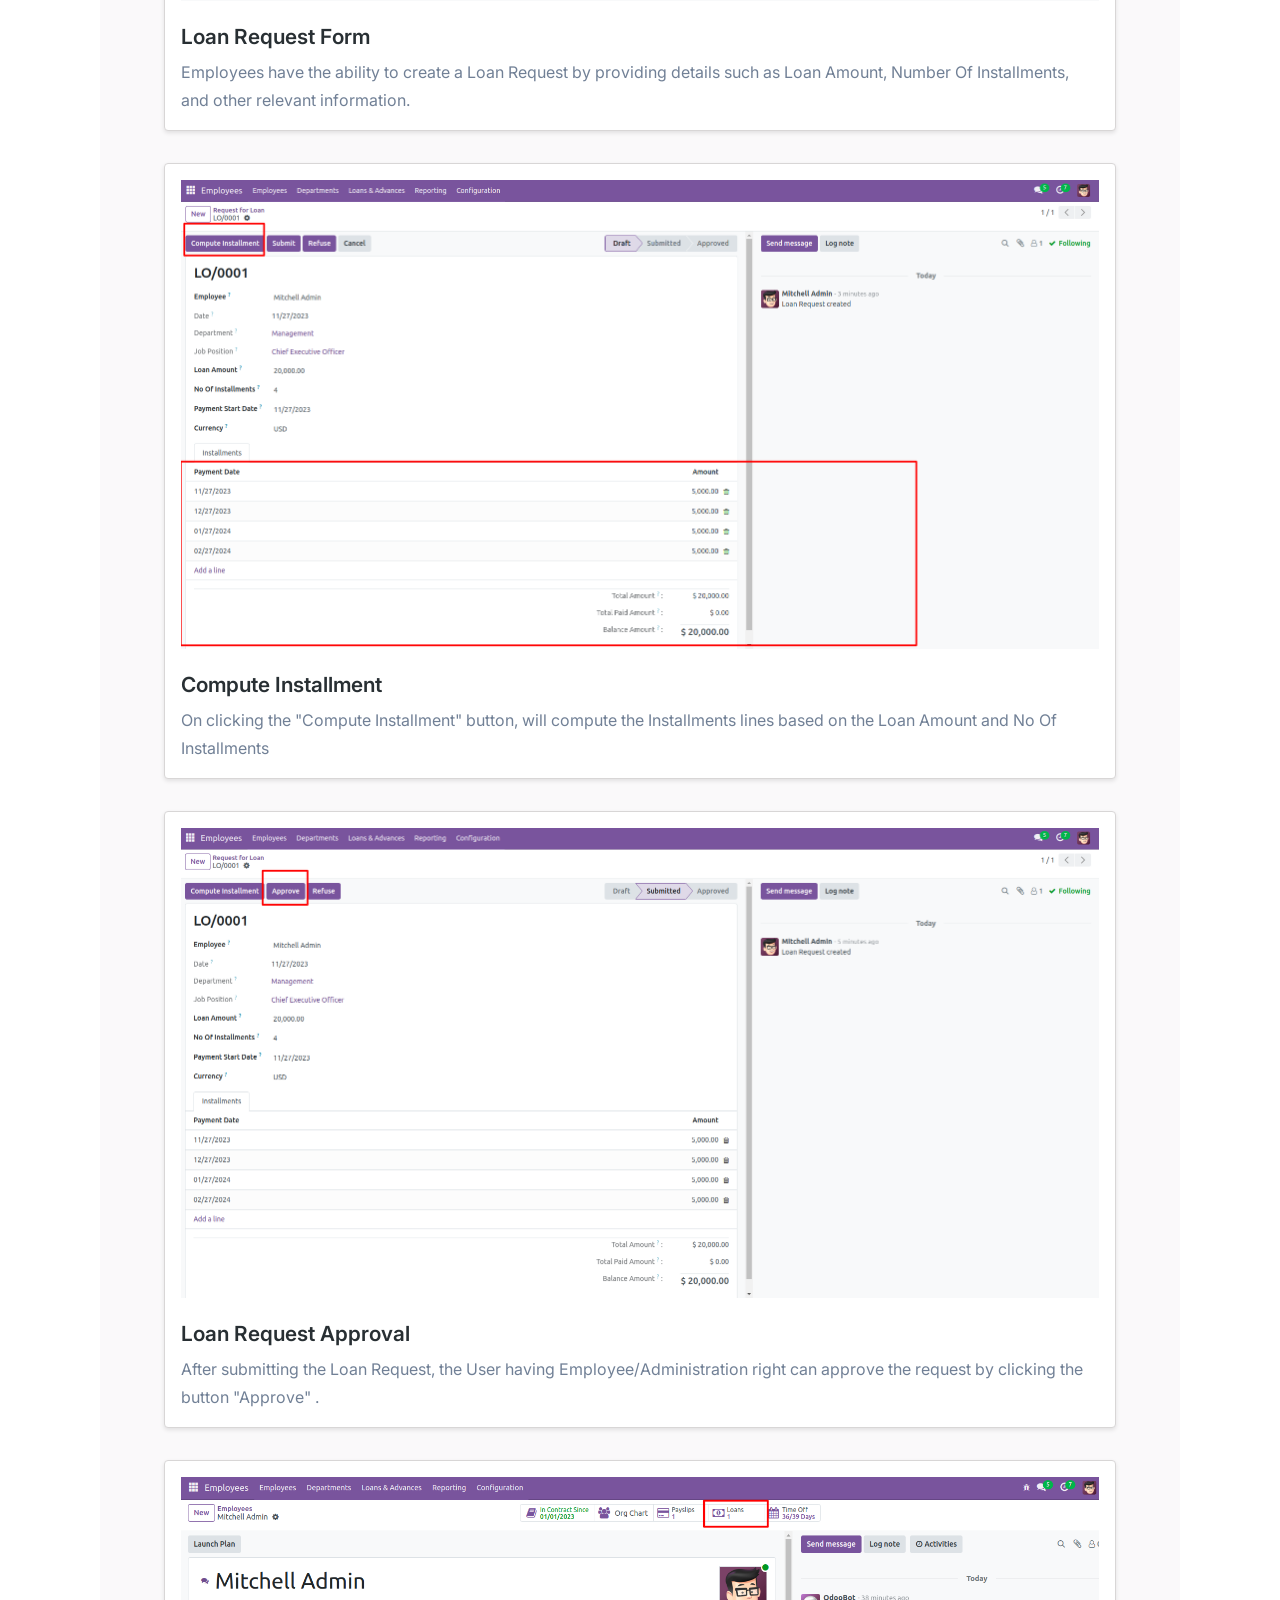
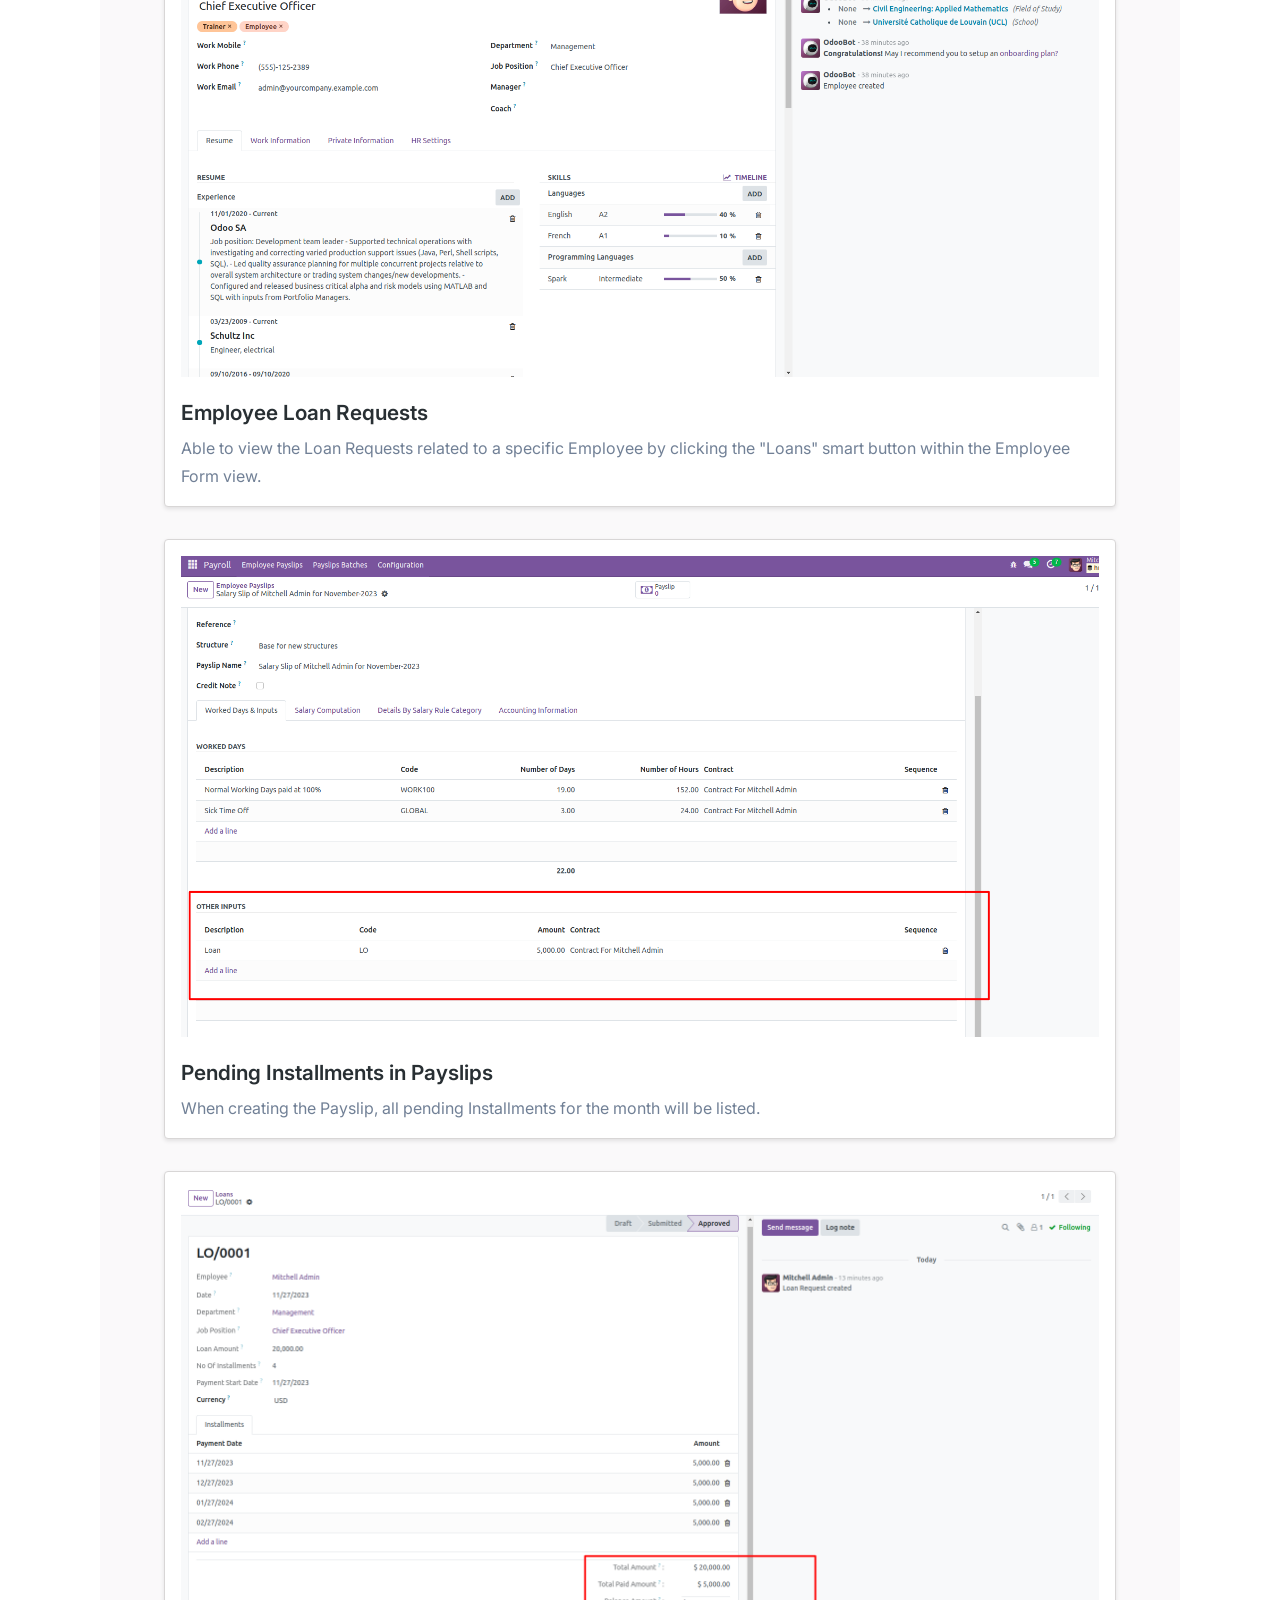
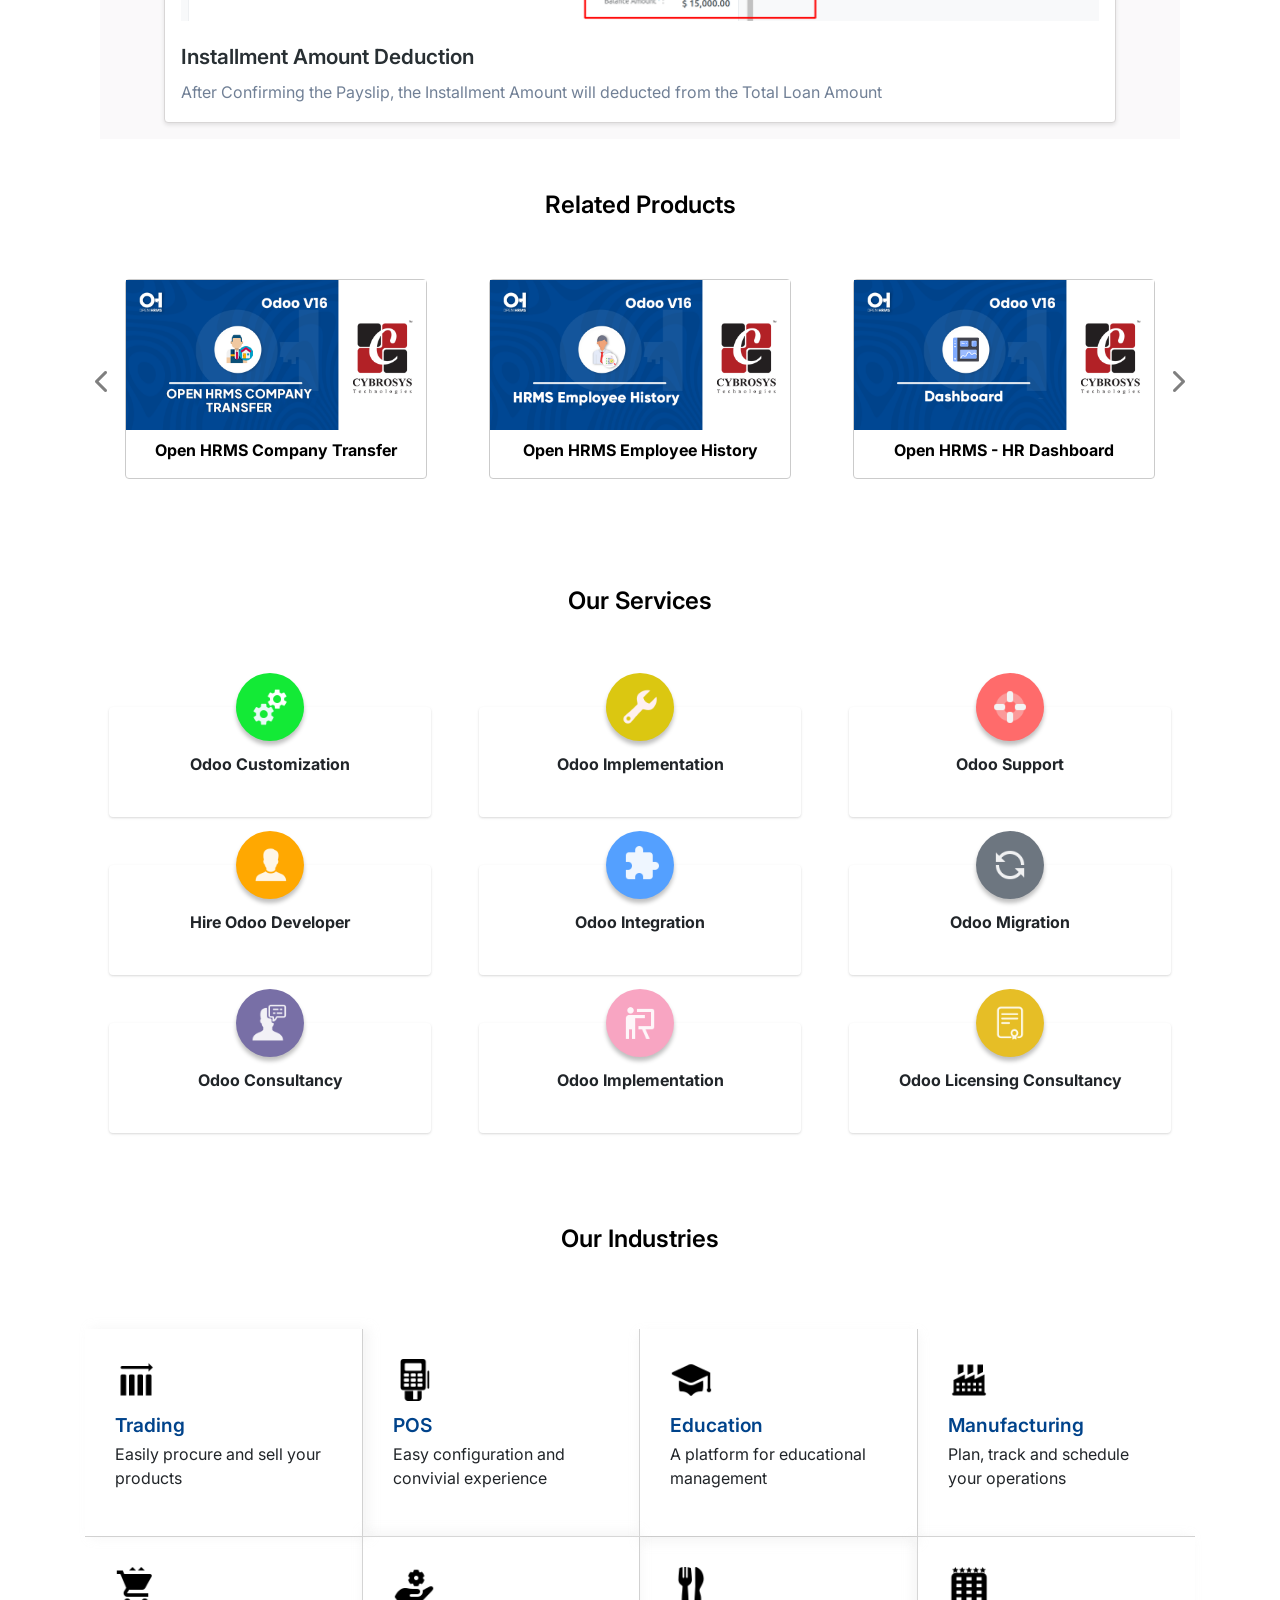
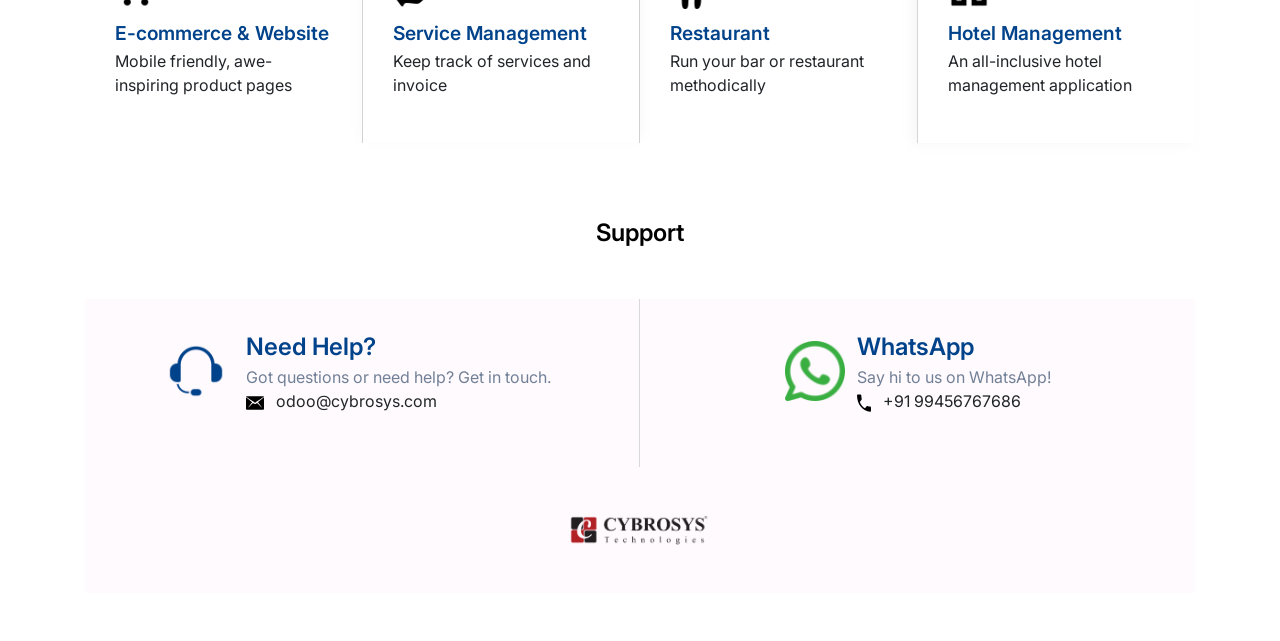
<file: ohrms_loan/static/description/index.html>
<!DOCTYPE html>
<html lang="en">

<head>
    <meta charset="UTF-8">
    <meta name="viewport" content="width=device-width, initial-scale=1.0">
    <title>Odoo App 3 Index</title>

    <!-- Bootstrap CSS -->
    <link rel="stylesheet" href="https://cdn.jsdelivr.net/npm/bootstrap@4.0.0/dist/css/bootstrap.min.css"
          integrity="sha384-Gn5384xqQ1aoWXA+058RXPxPg6fy4IWvTNh0E263XmFcJlSAwiGgFAW/dAiS6JXm" crossorigin="anonymous">
    <link rel="stylesheet" href="https://cdnjs.cloudflare.com/ajax/libs/font-awesome/6.2.1/css/all.min.css">
    <link rel="preconnect" href="https://fonts.googleapis.com">
    <link rel="preconnect" href="https://fonts.gstatic.com" crossorigin>
    <link href="https://fonts.googleapis.com/css2?family=Inter:wght@400;500;600;700;800&display=swap" rel="stylesheet">
</head>
<body>
<section>
    <div class="container" style="font-family: 'Inter', sans-serif !important;background-color: #fff !important;">
        <div class="row">
            <div class="col-sm-12 col-md-12 col-lg-12 d-flex justify-content-between flex-wrap align-items-sm-center"
                 style="border-bottom:1px solid rgba(0, 0, 0, 0.22)">
                <div class="my-3">
                    <img src="images/logo-horizontal (1).png" style="width:auto !important; height:20px !important">
                </div>
                <div class="my-3 d-flex align-items-center">
                    <div class="text-center"
                         style="background-color:#017E84 !important;font-size: 0.8rem !important; color:#fff !important; font-weight:500 !important; padding:4px !important; margin:0 3px !important; border-radius:50px !important; min-width: 120px !important;">
                        Community
                    </div>
                </div>
            </div>
        </div>

        <div class="row">
            <div class="col-sm-12 col-md-12 col-lg-12 text-center d-flex align-items-center flex-column"
                 style="margin: 80px 0px !important;">
                <h1 style="font-size: 2.8rem;font-weight: 700; color:
                    #1A202C;">
                    Open HRMS Loan Management</h1>
                <p class="my-3 mb-4"
                   style="max-width: 80%; font-weight: 400 !important; line-height: 32px; color: #718096;">
                    Manage Loan Request of Employees
                </p>
                <div style="width: 80%;">
                    <img src="assets/screenshots/hero.gif" class="img-responsive" width="100%" height="auto">
                </div>
            </div>
        </div>
        <div class="container mt-5 mb-5">
            <div class="col-lg-12 d-flex flex-column justify-content-center align-items-center mt-4">
                <p class="m-0" style="font-weight: 600; font-size: 24px; color:#00438B !important">Key Highlights
                </p>

            </div>
            <div class="row py-4">
                <div class="col-md-6 col-sm-12 p-3">

                    <div class="d-flex   h-100" style="padding: 30px;border-radius: 12px;
                                    background: #FFF;
                                    box-shadow: 1px 2px 3px 0px rgba(0, 0, 0, 0.25); ">
                        <div style="width: 36px; height: 36px; border-radius: 50%; background: #00438B;
                                    display: flex; justify-content: center; align-items: center;
                                    margin-right: 10px;flex-shrink: 0;">
                            <i class="fa-solid fa-star  " style="color: #fff;font-size:14px;"></i>
                        </div>
                        <div>

                            <p style="color: #1A202C;font-weight: 600;
                                      font-size: 1.2rem; margin-bottom: 2px;">Loan Request</p>
                            <p class="m-0" style="color:#718096">Employees can create loan requests.
                            </p>
                        </div>
                    </div>
                </div>
                <div class="col-md-6 col-sm-12 p-3">

                    <div class="d-flex   h-100" style="padding: 30px;border-radius: 12px;
                                    background: #FFF;
                                    box-shadow: 1px 2px 3px 0px rgba(0, 0, 0, 0.25); ">
                        <div style="width: 36px; height: 36px; border-radius: 50%; background:#00438B;
                                    display: flex; justify-content: center; align-items: center;
                                    margin-right: 10px;flex-shrink: 0;">
                            <i class="fa-solid fa-star  " style="color: #fff;font-size:14px;"></i>
                        </div>
                        <div>

                            <p style="color: #1A202C;font-weight: 600;
                                      font-size: 1.2rem; margin-bottom: 2px;">Loan Request Approval/Refuse</p>
                            <p class="m-0" style="color:#718096">Employee/Administrator can approve or reject the loan
                                requests.
                            </p>
                        </div>
                    </div>
                </div>
                <div class="col-md-6 col-sm-12 p-3">

                    <div class="d-flex   h-100" style="padding: 30px;border-radius: 12px;
                                    background: #FFF;
                                    box-shadow: 1px 2px 3px 0px rgba(0, 0, 0, 0.25); ">
                        <div style="width: 36px; height: 36px; border-radius: 50%; background:#00438B;
                                    display: flex; justify-content: center; align-items: center;
                                    margin-right: 10px;flex-shrink: 0;">
                            <i class="fa-solid fa-star  " style="color: #fff;font-size:14px;"></i>
                        </div>
                        <div>

                            <p style="color: #1A202C;font-weight: 600;
                                      font-size: 1.2rem; margin-bottom: 2px;">Pending Installments in Payslips</p>
                            <p class="m-0" style="color:#718096">While creating Payslips, automatically lists the
                                pending installments for the corresponding month.
                            </p>
                        </div>
                    </div>
                </div>
                <div class="col-md-6 col-sm-12 p-3">

                    <div class="d-flex   h-100" style="padding: 30px;border-radius: 12px;
                                    background: #FFF;
                                    box-shadow: 1px 2px 3px 0px rgba(0, 0, 0, 0.25); ">
                        <div style="width: 36px; height: 36px; border-radius: 50%; background:#00438B;
                                    display: flex; justify-content: center; align-items: center;
                                    margin-right: 10px;flex-shrink: 0;">
                            <i class="fa-solid fa-star  " style="color: #fff;font-size:14px;"></i>
                        </div>
                        <div>

                            <p style="color: #1A202C;font-weight: 600;
                                      font-size: 1.2rem; margin-bottom: 2px;">Loan Amount Deduction From Salary</p>
                            <p class="m-0" style="color:#718096">The loan amount will automatically deduct from the
                                Salary.
                            </p>
                        </div>
                    </div>
                </div>
            </div>

        </div>

        <div class="container rounded">
            <ul class="nav nav-tabs d-flex" style="width: fit-content;margin: 0 auto;gap: 1rem;">
                <li class="col text-center py-2 text-nowrap "
                    style="color: #fff; background-color: #00438B;border-radius: 6px 6px 0px 0px;"><a
                        class="active show" data-toggle="tab" href="#tab1"
                        style="color: #fff;font-weight: 500; background-color: #00438B; text-decoration: none;">
                    <i class="fa-regular fa-image  pr-2" style="color: #fff;"></i>
                    Screenshots</a></li>

                <li class="col text-center py-2 text-nowrap "
                    style="color: #fff; background-color: #00438B;border-radius: 6px 6px 0px 0px;"><a
                        data-toggle="tab" href="#tab2"
                        style="color: #fff;font-weight: 500;  text-decoration: none;"><i
                        class="fa-solid fa-star  pr-2" style="color: #fff;"></i>Features</a></li>
                <li class="col text-center py-2 text-nowrap "
                    style="color: #fff; background-color: #00438B;border-radius: 6px 6px 0px 0px;"><a
                        data-toggle="tab" href="#tab3"
                        style="color: #fff;font-weight: 500; text-decoration: none; background-color:#00438B;"><i
                        class="fa-solid fa-book-open  pr-2" style="color: #fff;"></i>Released Notes</a></li>
            </ul>
            <div class="tab-content" style="background-color: rgba(121, 113, 119, 0.04);">
                <div id="tab1" class="tab-pane fade in active show">
                    <div class="col-lg-12 py-2" style="padding: 1rem 4rem !important;">
                        <div
                                style="border: 1px solid #d8d6d6; border-radius: 4px; background: #fff; box-shadow: 0 2px 4px rgba(0, 0, 0, 0.1);">
                            <div class="row justify-content-center p-3 w-100 m-0">

                                <img src="assets/screenshots/screenshot_1.png" class="img-responsive" width="100%"
                                     height="auto">
                            </div>
                            <div class="px-3">
                                <h4 class="mt-2"
                                    style=" font-weight:600 !important; color:#282F33 !important; font-size:1.3rem !important">
                                    Add Deduction Rule</h4>
                                <p style=" color:#718096!important; font-size:1rem !important;line-height: 28px;">
                                    Add a Salary deduction rule for Loan by selecting the Salary Rule Name as 'Loan'.
                                </p>
                            </div>
                        </div>
                    </div>
                    <div class="col-lg-12 py-2" style="padding: 1rem 4rem !important;">
                        <div
                                style="border: 1px solid #d8d6d6; border-radius: 4px;  background: #fff; box-shadow: 0 2px 4px rgba(0, 0, 0, 0.1);">
                            <div class="row justify-content-center p-3 w-100 m-0">

                                <img src="assets/screenshots/screenshot_2.png" class="img-responsive" width="100%"
                                     height="auto">
                            </div>
                            <div class="px-3">
                                <h4 class="mt-2"
                                    style=" font-weight:600 !important; color:#282F33 !important; font-size:1.3rem !important">
                                    Loan Request</h4>
                                <p style=" color:#718096!important; font-size:1rem !important;line-height: 28px;">
                                    Go to Employees -> Loan & Advances -> Click on the 'Request for Loan' menu, where
                                    Employees can create a Loan Request.
                                </p>
                            </div>

                        </div>
                    </div>
                    <div class="col-lg-12 py-2" style="padding: 1rem 4rem !important;">
                        <div
                                style="border: 1px solid #d8d6d6; border-radius: 4px;  background: #fff; box-shadow: 0 2px 4px rgba(0, 0, 0, 0.1);">
                            <div class="row justify-content-center p-3 w-100 m-0">

                                <img src="assets/screenshots/screenshot-3.png" class="img-responsive" width="100%"
                                     height="auto">

                            </div>
                            <div class="px-3">
                                <h4 class="mt-2"
                                    style=" font-weight:600 !important; color:#282F33 !important; font-size:1.3rem !important">
                                    Loan Request Form</h4>
                                <p style=" color:#718096!important; font-size:1rem !important;line-height: 28px;">
                                    Employees have the ability to create a Loan Request by providing details such as
                                    Loan Amount, Number Of Installments, and other relevant information.</p>
                            </div>

                        </div>
                    </div>
                    <div class="col-lg-12 py-2" style="padding: 1rem 4rem !important;">
                        <div
                                style="border: 1px solid #d8d6d6; border-radius: 4px;  background: #fff; box-shadow: 0 2px 4px rgba(0, 0, 0, 0.1);">
                            <div class="row justify-content-center p-3 w-100 m-0">

                                <img src="assets/screenshots/screenshot-4.png" class="img-responsive" width="100%"
                                     height="auto">

                            </div>
                            <div class="px-3">
                                <h4 class="mt-2"
                                    style=" font-weight:600 !important; color:#282F33 !important; font-size:1.3rem !important">
                                    Compute Installment</h4>
                                <p style=" color:#718096!important; font-size:1rem !important;line-height: 28px;">
                                    On clicking the "Compute Installment" button, will compute the Installments lines
                                    based on the Loan Amount and No Of Installments</p>
                            </div>

                        </div>
                    </div>
                    <div class="col-lg-12 py-2" style="padding: 1rem 4rem !important;">
                        <div
                                style="border: 1px solid #d8d6d6; border-radius: 4px;  background: #fff; box-shadow: 0 2px 4px rgba(0, 0, 0, 0.1);">
                            <div class="row justify-content-center p-3 w-100 m-0">

                                <img src="assets/screenshots/screenshot-5.png" class="img-responsive" width="100%"
                                     height="auto">

                            </div>
                            <div class="px-3">
                                <h4 class="mt-2"
                                    style=" font-weight:600 !important; color:#282F33 !important; font-size:1.3rem !important">
                                    Loan Request Approval</h4>
                                <p style=" color:#718096!important; font-size:1rem !important;line-height: 28px;">
                                    After submitting the Loan Request, the User having Employee/Administration right can
                                    approve the request by clicking the button "Approve" .</p>
                            </div>

                        </div>
                    </div>
                    <div class="col-lg-12 py-2" style="padding: 1rem 4rem !important;">
                        <div
                                style="border: 1px solid #d8d6d6; border-radius: 4px;  background: #fff; box-shadow: 0 2px 4px rgba(0, 0, 0, 0.1);">
                            <div class="row justify-content-center p-3 w-100 m-0">

                                <img src="assets/screenshots/screenshot-6.png" class="img-responsive" width="100%"
                                     height="auto">

                            </div>
                            <div class="px-3">
                                <h4 class="mt-2"
                                    style=" font-weight:600 !important; color:#282F33 !important; font-size:1.3rem !important">
                                    Employee Loan Requests
                                </h4>
                                <p style=" color:#718096!important; font-size:1rem !important;line-height: 28px;">
                                    Able to view the Loan Requests related to a specific Employee by clicking the
                                    "Loans" smart button within the Employee Form view.</p>
                            </div>

                        </div>
                    </div>
                    <div class="col-lg-12 py-2" style="padding: 1rem 4rem !important;">
                        <div
                                style="border: 1px solid #d8d6d6; border-radius: 4px;  background: #fff; box-shadow: 0 2px 4px rgba(0, 0, 0, 0.1);">
                            <div class="row justify-content-center p-3 w-100 m-0">

                                <img src="assets/screenshots/screenshot-7.png" class="img-responsive" width="100%"
                                     height="auto">

                            </div>
                            <div class="px-3">
                                <h4 class="mt-2"
                                    style=" font-weight:600 !important; color:#282F33 !important; font-size:1.3rem !important">
                                    Pending Installments in Payslips
                                </h4>
                                <p style=" color:#718096!important; font-size:1rem !important;line-height: 28px;">
                                    When creating the Payslip, all pending Installments for the month will be
                                    listed.</p>
                            </div>

                        </div>
                    </div>
                    <div class="col-lg-12 py-2" style="padding: 1rem 4rem !important;">
                        <div
                                style="border: 1px solid #d8d6d6; border-radius: 4px;  background: #fff; box-shadow: 0 2px 4px rgba(0, 0, 0, 0.1);">
                            <div class="row justify-content-center p-3 w-100 m-0">

                                <img src="assets/screenshots/screenshot-8.png" class="img-responsive" width="100%"
                                     height="auto">

                            </div>
                            <div class="px-3">
                                <h4 class="mt-2"
                                    style=" font-weight:600 !important; color:#282F33 !important; font-size:1.3rem !important">
                                    Installment Amount Deduction
                                </h4>
                                <p style=" color:#718096!important; font-size:1rem !important;line-height: 28px;">
                                    After Confirming the Payslip, the Installment Amount will deducted from the Total
                                    Loan Amount</p>
                            </div>

                        </div>
                    </div>
                </div>

                <div id="tab2" class="tab-pane fade">
                    <div class="col-mg-12" style="padding: 1rem 4rem;">
                        <ul style="list-style: none; padding: 1rem 0;font-weight: 500;">
                            <li class="py-3"
                                style="font-weight: 500;background-color: #fff; border-radius: 4px; padding: 1rem; margin-bottom: 1rem; box-shadow: 0 2px 4px rgba(0, 0, 0, 0.1);">
                                    <span style="margin-right: 12px;"><img src="images/star (1) 2.svg" alt=""
                                                                           width="16px"></span>Employee Loan Request
                            </li>
                            <li class="py-3"
                                style="font-weight: 500;background-color: #fff; border-radius: 4px; padding: 1rem; margin-bottom: 1rem; box-shadow: 0 2px 4px rgba(0, 0, 0, 0.1);">
                                    <span style="margin-right: 12px;"><img src="images/star (1) 2.svg" alt=""
                                                                           width="16px"></span>
                                Loan Request Approval/Refuse
                            </li>
                            <li class="py-3"
                                style="font-weight: 500;background-color: #fff; border-radius: 4px; padding: 1rem; margin-bottom: 1rem; box-shadow: 0 2px 4px rgba(0, 0, 0, 0.1);">
                                    <span style="margin-right: 12px;"><img src="images/star (1) 2.svg" alt=""
                                                                           width="16px"></span>Pending Installments in Payslips
                            </li>
                            <li class="py-3"
                                style="font-weight: 500;background-color: #fff; border-radius: 4px; padding: 1rem; margin-bottom: 1rem; box-shadow: 0 2px 4px rgba(0, 0, 0, 0.1);">
                                    <span style="margin-right: 12px;"><img src="images/star (1) 2.svg" alt=""
                                                                           width="16px"></span>Loan Amount Deduction From Salary
                            </li>
                        </ul>
                    </div>
                </div>
                <div id="tab3" class="tab-pane fade">
                    <div class="col-mg-12 active" style="padding: 1rem 4rem;">
                        <div class="py-3"
                             style="font-weight: 500;background-color: #fff; border-radius: 4px; padding: 1rem; box-shadow: 0 2px 4px rgba(0, 0, 0, 0.1);">
                            <div class="d-flex mb-3" style="font-size: 0.8rem; font-weight: 500;"><span>Version
                                        17.0.1.0.0</span><span class="px-2">|</span><span
                                    style="color: #00438B;font-weight: 600;">Released on:27th November 2023</span>
                            </div>
                            <p class="m-0"
                               style=" color:#718096!important; font-size:1rem !important;line-height: 28px;">

                                Initial Commit for Open HRMS Loan Management</p>
                        </div>
                    </div>
                </div>
            </div>
        </div>

        <div class="container mt-5">
            <div class="col-lg-12 d-flex flex-column justify-content-center align-items-center mt-5">
                <p class="m-0" style="font-weight: 600; font-size: 24px; color:#000 !important">Related Products</p>

            </div>

        </div>
        <div id="myCarousel" class="carousel slide py-3" data-ride="carousel">

            <div class="carousel-inner">
                <div class="carousel-item active">
                    <div class="row p-4">
                        <div class="col">

                            <div class="p-3">
                                <a href="https://apps.odoo.com/apps/modules/16.0/hr_employee_transfer/"
                                   style="color: #000; text-decoration: none;">
                                    <div style="border:1px solid #CBCBCB !important;border-radius: 4px;">
                                        <div style="width: 300px; ">
                                            <img src="assets/modules/banner_1.png" alt="" width="100%" height="auto">
                                        </div>
                                        <p class="text-center pt-2 text-black font-weight-bold">Open HRMS Company
                                            Transfer</p>
                                    </div>
                                </a>
                            </div>

                        </div>

                        <div class="col">

                            <div class="p-3">
                                <a href="https://apps.odoo.com/apps/modules/16.0/history_employee/"
                                   style="color: #000; text-decoration: none;">
                                    <div style="border:1px solid #CBCBCB !important;border-radius: 4px;">
                                        <div style="width: 300px; ">
                                            <img src="assets/modules/banner_2.png" alt="" width="100%" height="auto">

                                        </div>
                                        <p class="text-center pt-2 text-black font-weight-bold">Open HRMS Employee
                                            History</p>
                                    </div>
                                </a>
                            </div>
                        </div>
                        <div class="col">

                            <div class="p-3">
                                <a href="https://apps.odoo.com/apps/modules/16.0/hrms_dashboard/"
                                   style="color: #000; text-decoration: none;">
                                    <div style="border:1px solid #CBCBCB !important;border-radius: 4px;">
                                        <div style="width: 300px; ">
                                            <img src="assets/modules/banner_3.png" alt="" width="100%" height="auto">

                                        </div>
                                        <p class="text-center pt-2 text-black font-weight-bold">Open HRMS - HR
                                            Dashboard</p>
                                    </div>
                                </a>

                            </div>

                        </div>
                    </div>
                </div>
                <div class="carousel-item">
                    <div class="row p-4">
                        <div class="col">

                            <div class="p-3">
                                <a href="https://apps.odoo.com/apps/modules/16.0/hr_multi_company/"
                                   style="color: #000; text-decoration: none;">
                                    <div style="border:1px solid #CBCBCB !important;border-radius: 4px;">
                                        <div style="width: 300px; ">
                                            <img src="assets/modules/banner_4.png" alt="" width="100%" height="auto">
                                        </div>
                                        <p class="text-center pt-2 text-black font-weight-bold">Open HRMS
                                            Multi-Company</p>
                                    </div>
                                </a>
                            </div>
                        </div>
                        <div class="col">

                            <div class="p-3">
                                <a href="https://apps.odoo.com/apps/modules/16.0/hr_reminder/"
                                   style="color: #000; text-decoration: none;">
                                    <div style="border:1px solid #CBCBCB !important;border-radius: 4px;">
                                        <div style="width: 300px;">
                                            <img src="assets/modules/banner_5.png" alt="" width="100%" height="auto">

                                        </div>
                                        <p class="text-center pt-2 text-black font-weight-bold">Open HRMS Reminders
                                            Todo</p>
                                    </div>
                                </a>
                            </div>
                        </div>
                        <div class="col">

                            <div class="p-3">
                                <a href="https://apps.odoo.com/apps/modules/16.0/hr_resignation/"
                                   style="color: #000; text-decoration: none;">
                                    <div style="border:1px solid #CBCBCB !important;border-radius: 4px;">
                                        <div style="width: 300px;">
                                            <img src="assets/modules/banner_6.png" alt="" width="100%" height="auto">

                                        </div>
                                        <p class="text-center pt-2 text-black font-weight-bold">Open HRMS
                                            Resignation</p>
                                    </div>
                                </a>
                            </div>
                        </div>
                    </div>
                </div>
            </div>
            <a class="carousel-control-prev" href="#myCarousel" data-slide="prev" style="width: 35px; color: #000;">
                    <span class="carousel-control-prev-icon">
                        <i class="fa fa-chevron-left" style="font-size: 24px;"></i>
                    </span>
            </a>
            <a class="carousel-control-next" href="#myCarousel" data-slide="next" style="width: 35px; color: #000;">
                    <span class="carousel-control-next-icon">
                        <i class="fa fa-chevron-right" style="font-size: 24px;"></i>
                    </span>
            </a>
        </div>

        <div class="container mt-5">
            <div class="col-lg-12 d-flex flex-column justify-content-center align-items-center mt-4">
                <p class="m-0" style="font-weight: 600; font-size: 24px; color:#000 !important">Our Services</p>

            </div>

        </div>
        <div class="container my-5">

            <div class="row py-3">
                <div class="col-md-4 col-sm-6 px-4 py-4">
                    <div
                            style="background-color: #fff; padding: 25px; text-align: center;  box-shadow: rgba(0, 0, 0, 0.1) 0px 1px 3px 0px, rgba(0, 0, 0, 0.06) 0px 1px 2px 0px; position: relative;border-radius: 4px;">

                        <div style="position: absolute; top: 0%; left: 50%; transform: translate(-50%, -50%);">
                            <div style="background-color:#13EA36 ; border-radius: 50%; padding: 15px;    width: 68px;
                                    height: 68px; display: inline-block; box-shadow:0px 4px 4px rgba(0, 0, 0, 0.25);">
                                <img src="images/cogs.png" alt="service-icon" width="38px" height="auto">
                            </div>
                        </div>
                        <p style="margin-top: 20px; font-weight: bold;">Odoo Customization</p>

                    </div>
                </div>
                <div class="col-md-4 col-sm-6 px-4 py-4">
                    <div
                            style="background-color: #fff; padding: 25px; text-align: center; box-shadow: rgba(0, 0, 0, 0.1) 0px 1px 3px 0px, rgba(0, 0, 0, 0.06) 0px 1px 2px 0px; position: relative;border-radius: 4px;">

                        <div style="position: absolute; top: 0%; left: 50%; transform: translate(-50%, -50%);">
                            <div style="background-color:#DBC711; border-radius: 50%; padding: 15px;    width: 68px;
                                    height: 68px; display: inline-block; box-shadow:0px 4px 4px rgba(0, 0, 0, 0.25);">
                                <img src="images/wrench.png" alt="service-icon" width="38px" height="auto">
                            </div>
                        </div>
                        <p style="margin-top: 20px; font-weight: bold;">Odoo Implementation</p>

                    </div>
                </div>
                <div class="col-md-4 col-sm-6 px-4 py-4">
                    <div
                            style="background-color: #fff; padding: 25px; text-align: center;  box-shadow: rgba(0, 0, 0, 0.1) 0px 1px 3px 0px, rgba(0, 0, 0, 0.06) 0px 1px 2px 0px; position: relative; border-radius: 4px;">

                        <div style="position: absolute; top: 0%; left: 50%; transform: translate(-50%, -50%);">
                            <div style="background-color:#FF6B6B ; border-radius: 50%; padding: 15px;    width: 68px;
                                    height: 68px; display: inline-block; box-shadow:0px 4px 4px rgba(0, 0, 0, 0.25);">
                                <img src="images/lifebuoy.png" alt="service-icon" width="38px" height="auto">
                            </div>
                        </div>
                        <p style="margin-top: 20px; font-weight: bold;">Odoo Support</p>

                    </div>
                </div>
                <div class="col-md-4 col-sm-6 px-4 py-4">
                    <div
                            style="background-color: #fff; padding: 25px; text-align: center; box-shadow: rgba(0, 0, 0, 0.1) 0px 1px 3px 0px, rgba(0, 0, 0, 0.06) 0px 1px 2px 0px; position: relative; border-radius: 4px;">

                        <div style="position: absolute; top: 0%; left: 50%; transform: translate(-50%, -50%);">
                            <div style="background-color:#FFA801 ; border-radius: 50%; padding: 15px;    width: 68px;
                                    height: 68px; display: inline-block; box-shadow:0px 4px 4px rgba(0, 0, 0, 0.25);">
                                <img src="images/user.png" alt="service-icon" width="38px" height="auto">
                            </div>
                        </div>
                        <p style="margin-top: 20px; font-weight: bold;">Hire Odoo Developer</p>

                    </div>
                </div>
                <div class="col-md-4 col-sm-6 px-4 py-4">
                    <div
                            style="background-color: #fff; padding: 25px; text-align: center;  box-shadow: rgba(0, 0, 0, 0.1) 0px 1px 3px 0px, rgba(0, 0, 0, 0.06) 0px 1px 2px 0px; position: relative; border-radius: 4px;">

                        <div style="position: absolute; top: 0%; left: 50%; transform: translate(-50%, -50%);">
                            <div style="background-color:#54A0FF; border-radius: 50%; padding: 15px;    width: 68px;
                                    height: 68px; display: inline-block; box-shadow:0px 4px 4px rgba(0, 0, 0, 0.25);">
                                <img src="images/puzzle.png" alt="service-icon" width="38px" height="auto">
                            </div>
                        </div>
                        <p style="margin-top: 20px; font-weight: bold;">Odoo Integration</p>

                    </div>
                </div>
                <div class="col-md-4 col-sm-6 px-4 py-4">
                    <div
                            style="background-color: #fff; padding: 25px; text-align: center;  box-shadow: rgba(0, 0, 0, 0.1) 0px 1px 3px 0px, rgba(0, 0, 0, 0.06) 0px 1px 2px 0px; position: relative;border-radius: 4px;">

                        <div style="position: absolute; top: 0%; left: 50%; transform: translate(-50%, -50%);">
                            <div style="background-color:#6D7680 ; border-radius: 50%; padding: 15px;    width: 68px;
                                    height: 68px; display: inline-block; box-shadow:0px 4px 4px rgba(0, 0, 0, 0.25);">
                                <img src="images/update.png" alt="service-icon" width="38px" height="auto">
                            </div>
                        </div>
                        <p style="margin-top: 20px; font-weight: bold;">Odoo Migration</p>

                    </div>
                </div>
                <div class="col-md-4 col-sm-6 px-4 py-4">
                    <div
                            style="background-color: #fff; padding: 25px; text-align: center;  box-shadow: rgba(0, 0, 0, 0.1) 0px 1px 3px 0px, rgba(0, 0, 0, 0.06) 0px 1px 2px 0px; position: relative;border-radius: 4px;">

                        <div style="position: absolute; top: 0%; left: 50%; transform: translate(-50%, -50%);">
                            <div style="background-color:#786FA6 ; border-radius: 50%; padding: 15px;    width: 68px;
                                    height: 68px; display: inline-block; box-shadow:0px 4px 4px rgba(0, 0, 0, 0.25);">
                                <img src="images/consultation.png" alt="service-icon" width="38px" height="auto">
                            </div>
                        </div>
                        <p style="margin-top: 20px; font-weight: bold;">Odoo Consultancy</p>

                    </div>
                </div>
                <div class="col-md-4 col-sm-6 px-4 py-4">
                    <div
                            style="background-color: #fff; padding: 25px; text-align: center; box-shadow: rgba(0, 0, 0, 0.1) 0px 1px 3px 0px, rgba(0, 0, 0, 0.06) 0px 1px 2px 0px;position: relative;border-radius: 4px;">

                        <div style="position: absolute; top: 0%; left: 50%; transform: translate(-50%, -50%);">
                            <div style="background-color:#F8A5C2 ; border-radius: 50%; padding: 15px;    width: 68px;
                                    height: 68px; display: inline-block; box-shadow:0px 4px 4px rgba(0, 0, 0, 0.25);">
                                <img src="images/training.png" alt="service-icon" width="38px" height="auto">
                            </div>
                        </div>
                        <p style="margin-top: 20px; font-weight: bold;">Odoo Implementation</p>

                    </div>
                </div>
                <div class="col-md-4 col-sm-6 px-4 py-4">
                    <div
                            style="background-color: #fff; padding: 25px; text-align: center;  box-shadow: rgba(0, 0, 0, 0.1) 0px 1px 3px 0px, rgba(0, 0, 0, 0.06) 0px 1px 2px 0px; position: relative;border-radius: 4px;">

                        <div style="position: absolute; top: 0%; left: 50%; transform: translate(-50%, -50%);">
                            <div style="background-color:#E6BE26; border-radius: 50%; padding: 15px;    width: 68px;
                                    height: 68px; display: inline-block; box-shadow:0px 4px 4px rgba(0, 0, 0, 0.25);">
                                <img src="images/license.png" alt="service-icon" width="38px" height="auto">
                            </div>
                        </div>
                        <p style="margin-top: 20px; font-weight: bold;">Odoo Licensing Consultancy</p>

                    </div>
                </div>
            </div>
        </div>


        <div class="container mt-5">
            <div class="col-lg-12 d-flex flex-column justify-content-center align-items-center mt-4">
                <p class="m-0" style="font-weight: 600; font-size: 24px; color:#000 !important">Our Industries</p>

            </div>

        </div>
        <div class="container">
            <div class="row my-5 py-4">
                <div class="col-md-3 col-sm-6 p-0">
                    <div class="d-flex flex-column h-100 "
                         style="border-right: 1px solid rgb(209, 209, 209); border-bottom: 1px solid  rgb(209, 209, 209); padding: 30px; box-shadow: 6px 0 10px rgba(228, 227, 227, 0.373);">
                        <img src="images/trading-black.png" width="42px" height="auto" alt="">
                        <p style="color:#00438B;font-weight: 600; margin-top: 10px;
                           font-size: 1.2rem; margin-bottom: 2px;">Trading</p>
                        <p>Easily procure and sell your products</p>
                    </div>
                </div>
                <div class="col-md-3 col-sm-6  p-0">
                    <div class="d-flex flex-column h-100"
                         style="border-right: 1px solid rgb(209, 209, 209);border-bottom: 1px solid  rgb(209, 209, 209); padding: 30px;">
                        <img src="images/pos-black.png" width="42px" height="auto" alt="">
                        <p style="color:#00438B;font-weight: 600; margin-top: 10px;
                            font-size: 1.2rem; margin-bottom: 2px;">POS</p>
                        <p>Easy configuration and convivial experience</p>
                    </div>
                </div>
                <div class="col-md-3 col-sm-6  p-0">
                    <div class="d-flex flex-column h-100"
                         style="border-right: 1px solid  rgb(209, 209, 209);border-bottom: 1px solid   rgba(0, 0, 0, 0.2); padding: 30px; box-shadow: 0 5px 10px  rgba(228, 227, 227, 0.373)">
                        <img src="images/education-black.png" width="42px" height="auto" alt="">
                        <p style="color:#00438B;font-weight: 600; margin-top: 10px;
                            font-size: 1.2rem; margin-bottom: 2px;">Education</p>
                        <p>A platform for educational management</p>
                    </div>
                </div>
                <div class="col-md-3 col-sm-6  p-0">
                    <div class="d-flex flex-column h-100"
                         style="border-bottom: 1px solid  rgb(209, 209, 209); padding: 30px; ">
                        <img src="images/manufacturing-black.png" width="42px" height="auto" alt="">
                        <p style="color:#00438B;font-weight: 600; margin-top: 10px;
                            font-size: 1.2rem; margin-bottom: 2px;">Manufacturing</p>
                        <p>Plan, track and schedule your operations</p>
                    </div>
                </div>
                <div class="col-md-3 col-sm-6 p-0">
                    <div class="d-flex flex-column h-100"
                         style="border-right: 1px solid  rgb(209, 209, 209); padding: 30px;">
                        <img src="images/ecom-black.png" width="42px" height="auto" alt="">
                        <p style="color:#00438B;font-weight: 600; margin-top: 10px;
                            font-size: 1.2rem; margin-bottom: 2px;">E-commerce & Website</p>
                        <p>Mobile friendly, awe-inspiring product pages</p>
                    </div>
                </div>
                <div class="col-md-3 col-sm-6   p-0">
                    <div class="d-flex flex-column h-100"
                         style="border-right: 1px solid  rgb(209, 209, 209); padding: 30px;box-shadow: 0 -5px 10px  rgba(228, 227, 227, 0.373);">
                        <img src="images/service-black.png" width="42px" height="auto" alt="">
                        <p style="color:#00438B;font-weight: 600; margin-top: 10px;
                            font-size: 1.2rem; margin-bottom: 2px;">Service Management</p>
                        <p>Keep track of services and invoice</p>
                    </div>
                </div>
                <div class="col-md-3 col-sm-6    p-0">
                    <div class="d-flex flex-column h-100"
                         style="border-right: 1px solid  rgb(209, 209, 209); padding: 30px; ">
                        <img src="images/restaurant-black.png" width="42px" height="auto" alt="">
                        <p style="color: #00438B;font-weight: 600; margin-top: 10px;
                            font-size: 1.2rem; margin-bottom: 2px;">Restaurant</p>
                        <p>Run your bar or restaurant methodically</p>
                    </div>
                </div>
                <div class="col-md-3 col-sm-6   p-0">
                    <div class="d-flex flex-column h-100"
                         style=" padding: 30px;box-shadow: -5px 0 10px  rgba(228, 227, 227, 0.373);">
                        <img src="images/hotel-black.png" width="42px" height="auto" alt="">
                        <p style="color:#00438B;font-weight: 600; margin-top: 10px;
                            font-size: 1.2rem; margin-bottom: 2px;">Hotel Management</p>
                        <p>An all-inclusive hotel management application</p>
                    </div>
                </div>
            </div>
        </div>


        <div class="container mt-5">
            <div class="col-lg-12 d-flex flex-column justify-content-center align-items-center mt-5">
                <p class="m-0" style="font-weight: 600; font-size: 24px; color:#000 !important">Support</p>

            </div>

        </div>

        <div class="container my-5">
            <div class="row" style="background-color: #FFFAFE;">
                <div class="col-md-6 pb-4  d-flex align-items-center justify-content-center"
                     style="border-right: 1px solid #D9D9D9;">
                    <div style="padding: 30px;">
                        <div class="d-flex align-items-center">
                            <img src="images/support (3).png" alt="" width="60px" style="margin-right: 12px;">
                            <div style="padding: 0px 8px;">
                                    <span
                                            style="color: #00438B;font-size: 24px;font-weight: 600;padding-bottom: 1rem;">Need
                                        Help?</span>
                                <p class="m-0" style="color:#718096;">Got questions or need help? Get in touch.</p>
                                <div style="font-weight: 400;"><span><img src="images/support-email.svg" alt=""
                                                                          width="18px"
                                                                          style="filter: invert(1);margin-right: 0.8rem;"></span>odoo@cybrosys.com
                                </div>
                            </div>
                        </div>

                    </div>

                </div>

                <div class="col-md-6 pb-4 d-flex align-items-center justify-content-center">
                    <div style="padding: 30px;">
                        <div class="d-flex align-items-center">
                            <img src="images/whatsapp 1.svg" alt="" width="60px" style="margin-right: 12px;">
                            <div>
                                <span style="color: #00438B;font-size: 24px;font-weight: 600;">WhatsApp</span>
                                <p class="m-0" style="color:#718096;">Say hi to us on WhatsApp!</p>
                                <div style="font-weight: 400; font-size: 16px;"><span><img src="images/phone.svg"
                                                                                           alt="" width="14px"
                                                                                           style="filter: invert(1); margin-right: 0.8rem;"></span>+91
                                    99456767686
                                </div>
                            </div>

                        </div>


                    </div>

                </div>
                <div class="col-12 d-flex ">
                    <div class="my-5 mx-auto">
                        <img src="images/Cybrosys R.png" style="width:auto !important; height:30px !important">
                    </div>
                </div>
            </div>
        </div>
    </div>
</section>

<!-- Optional JavaScript -->
<!-- jQuery first, then Popper.js, then Bootstrap JS -->
<script src="https://ajax.googleapis.com/ajax/libs/jquery/3.5.1/jquery.min.js"></script>
<script src="https://maxcdn.bootstrapcdn.com/bootstrap/4.5.2/js/bootstrap.min.js"></script>
</body>
</html>
</file>
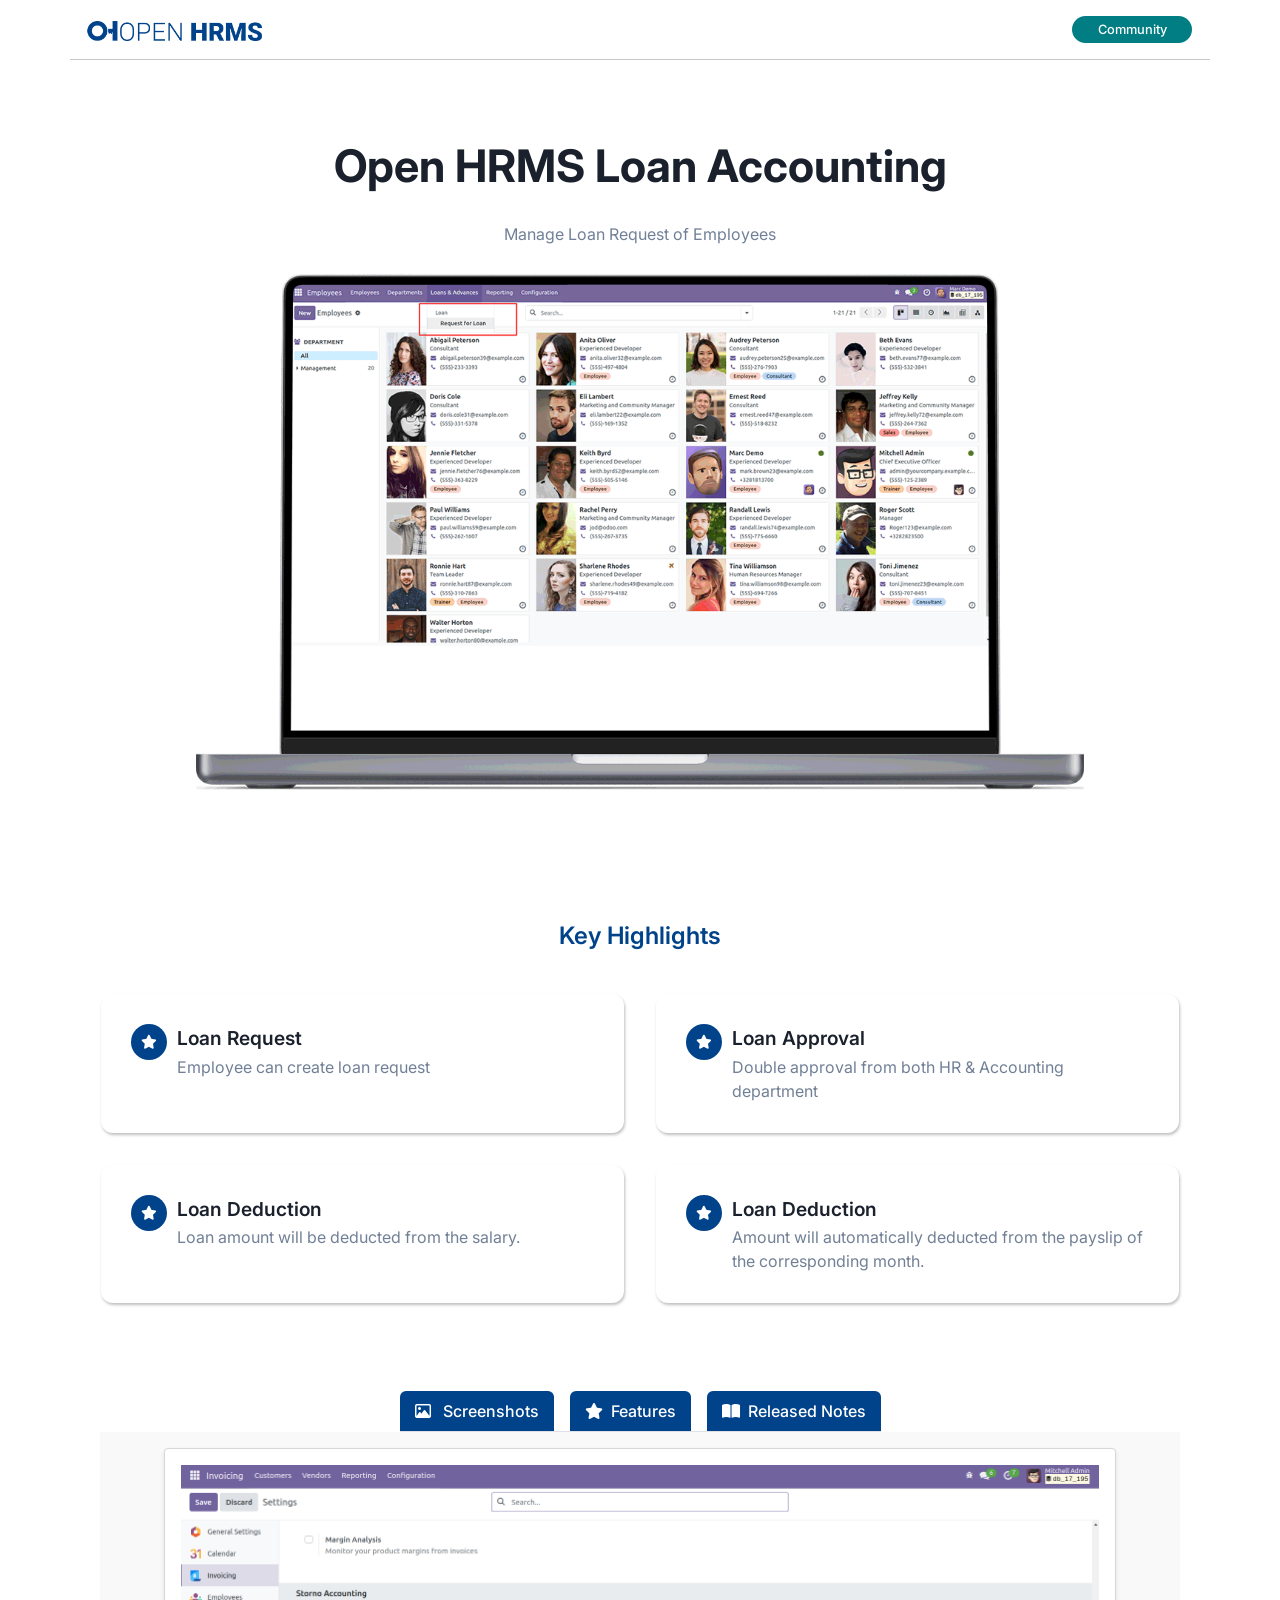
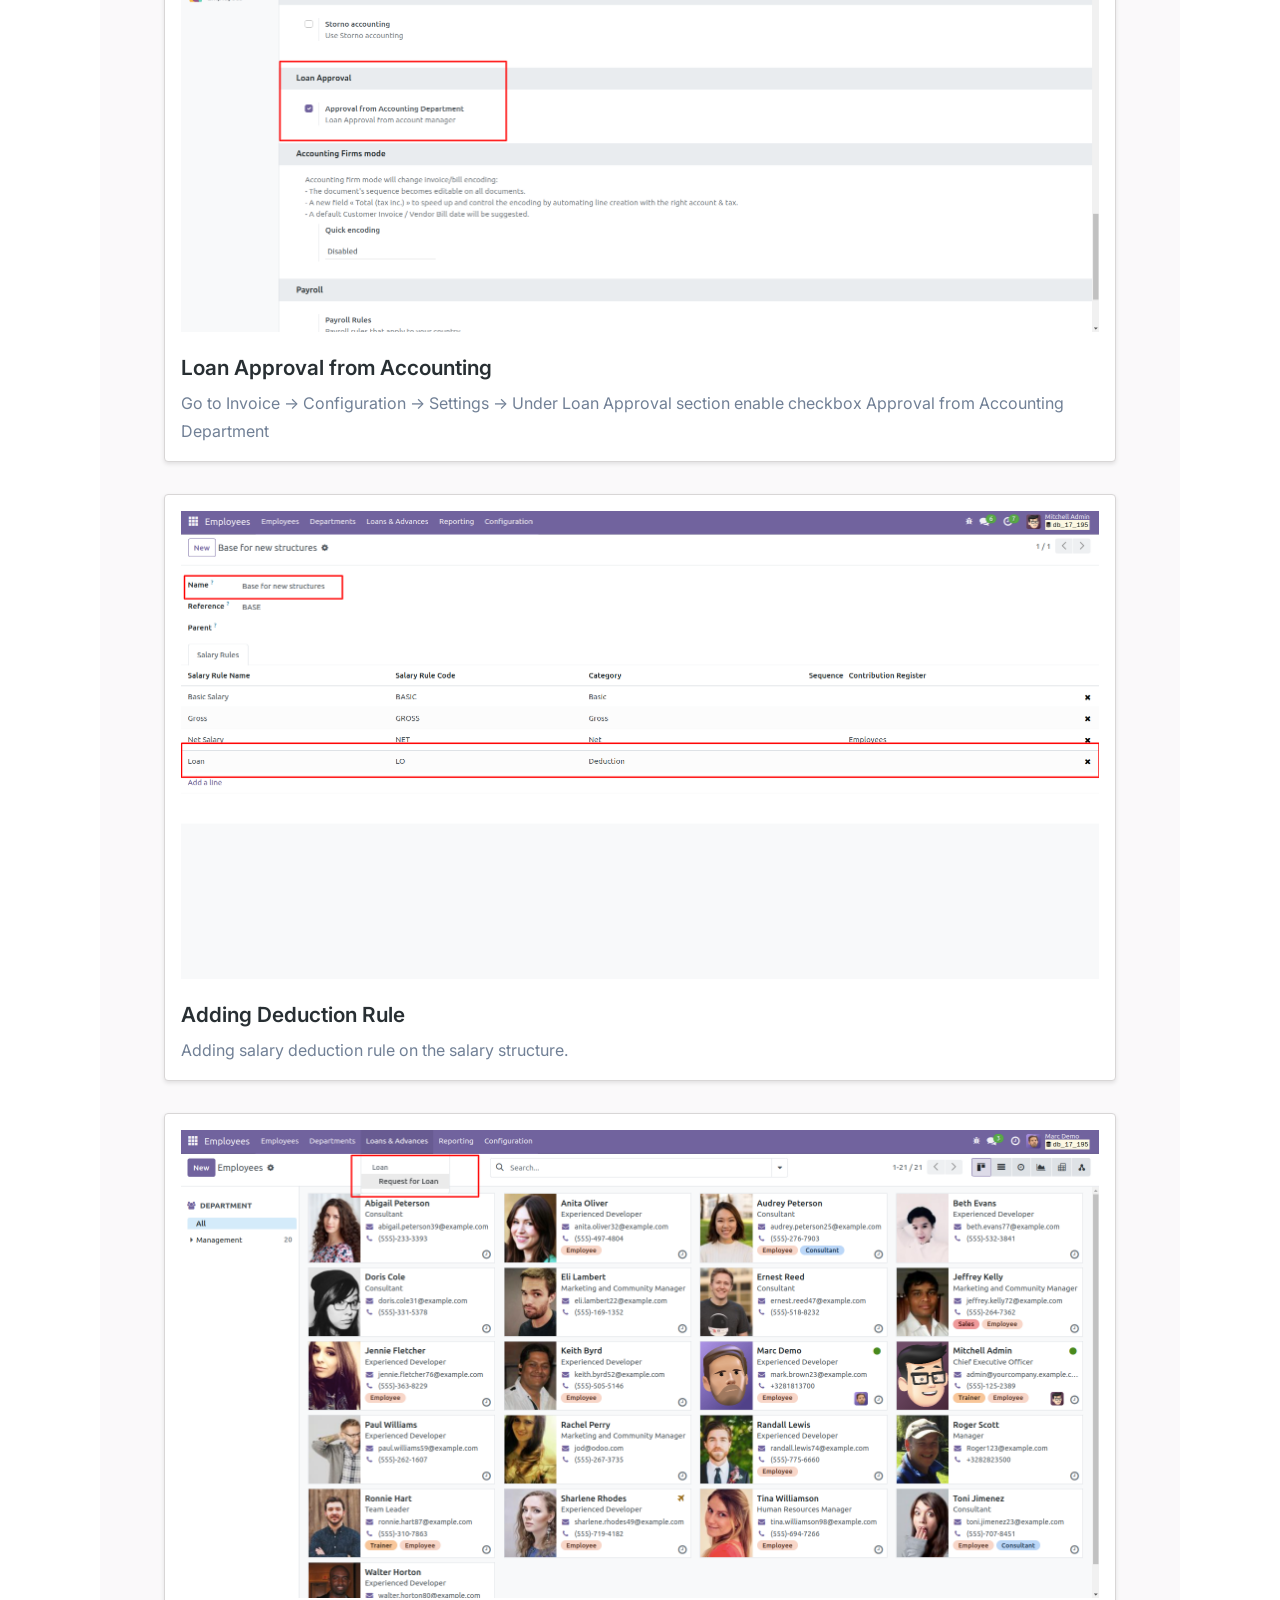
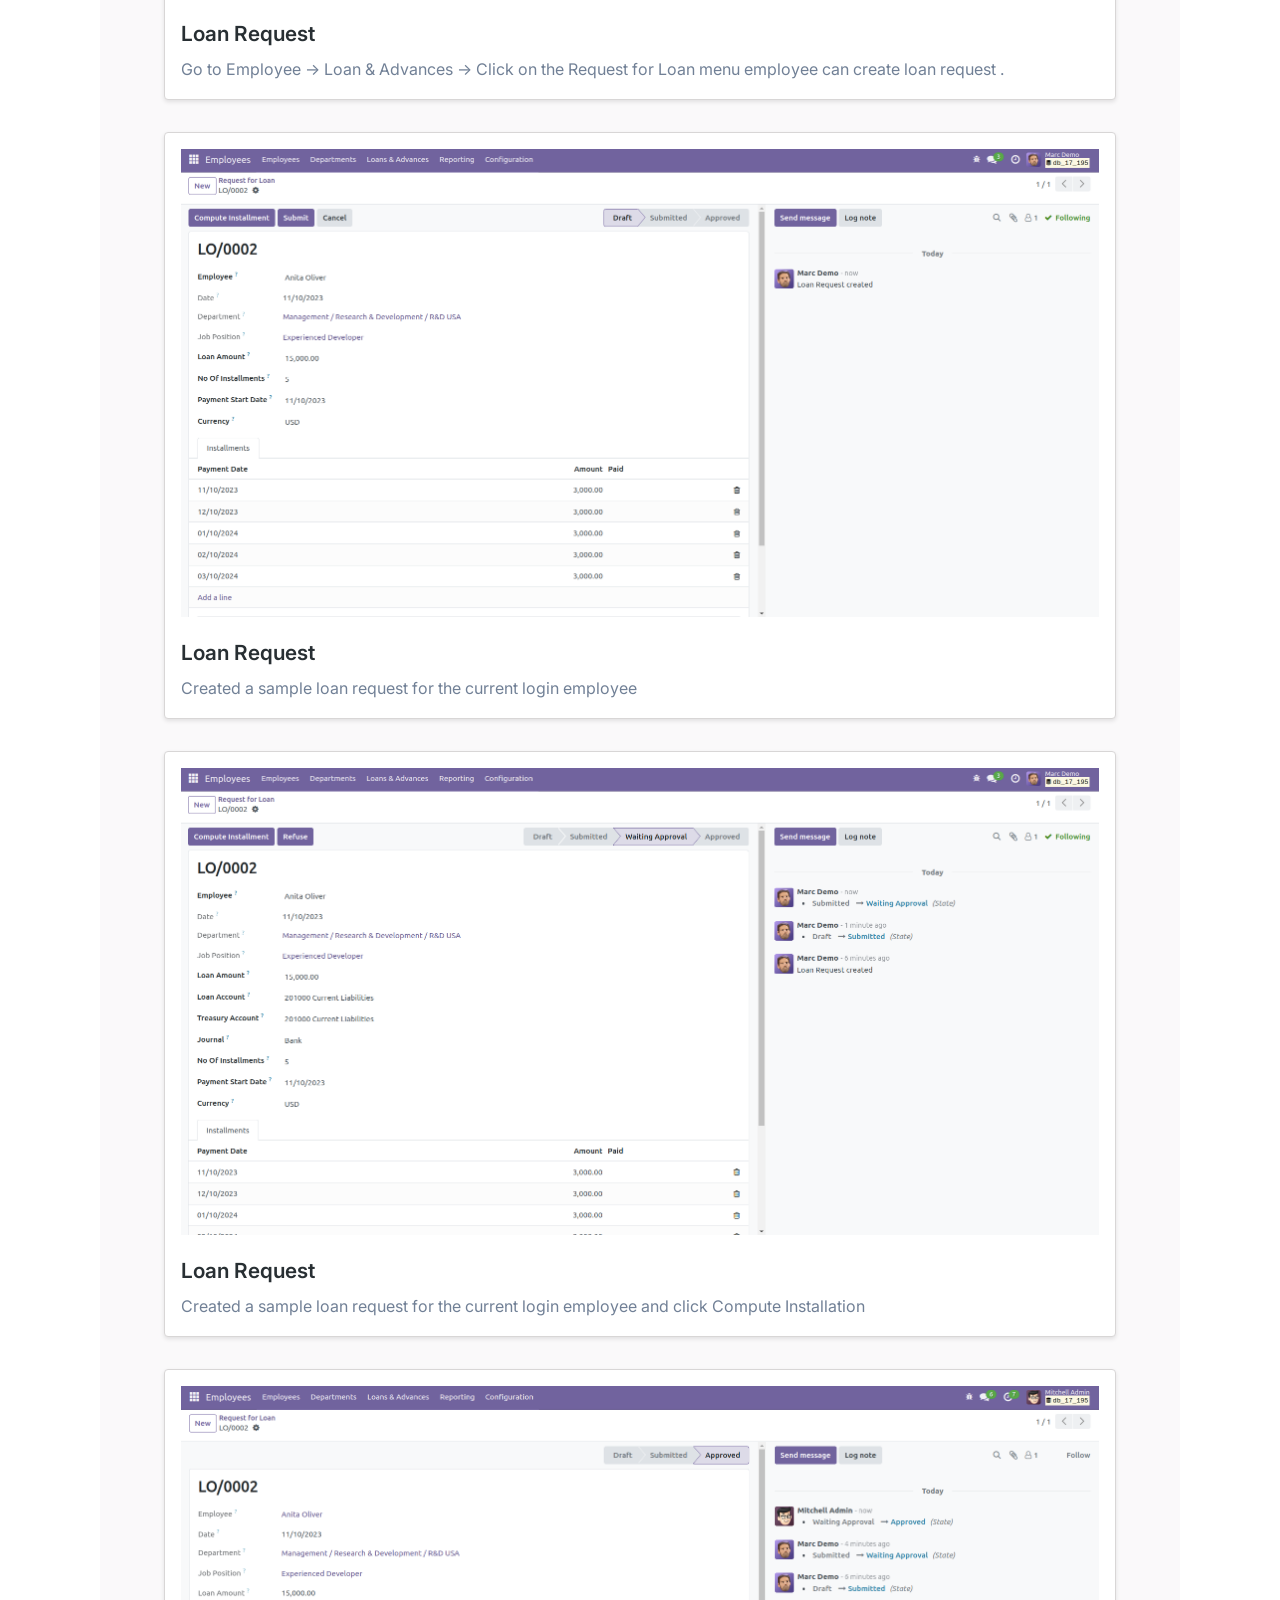
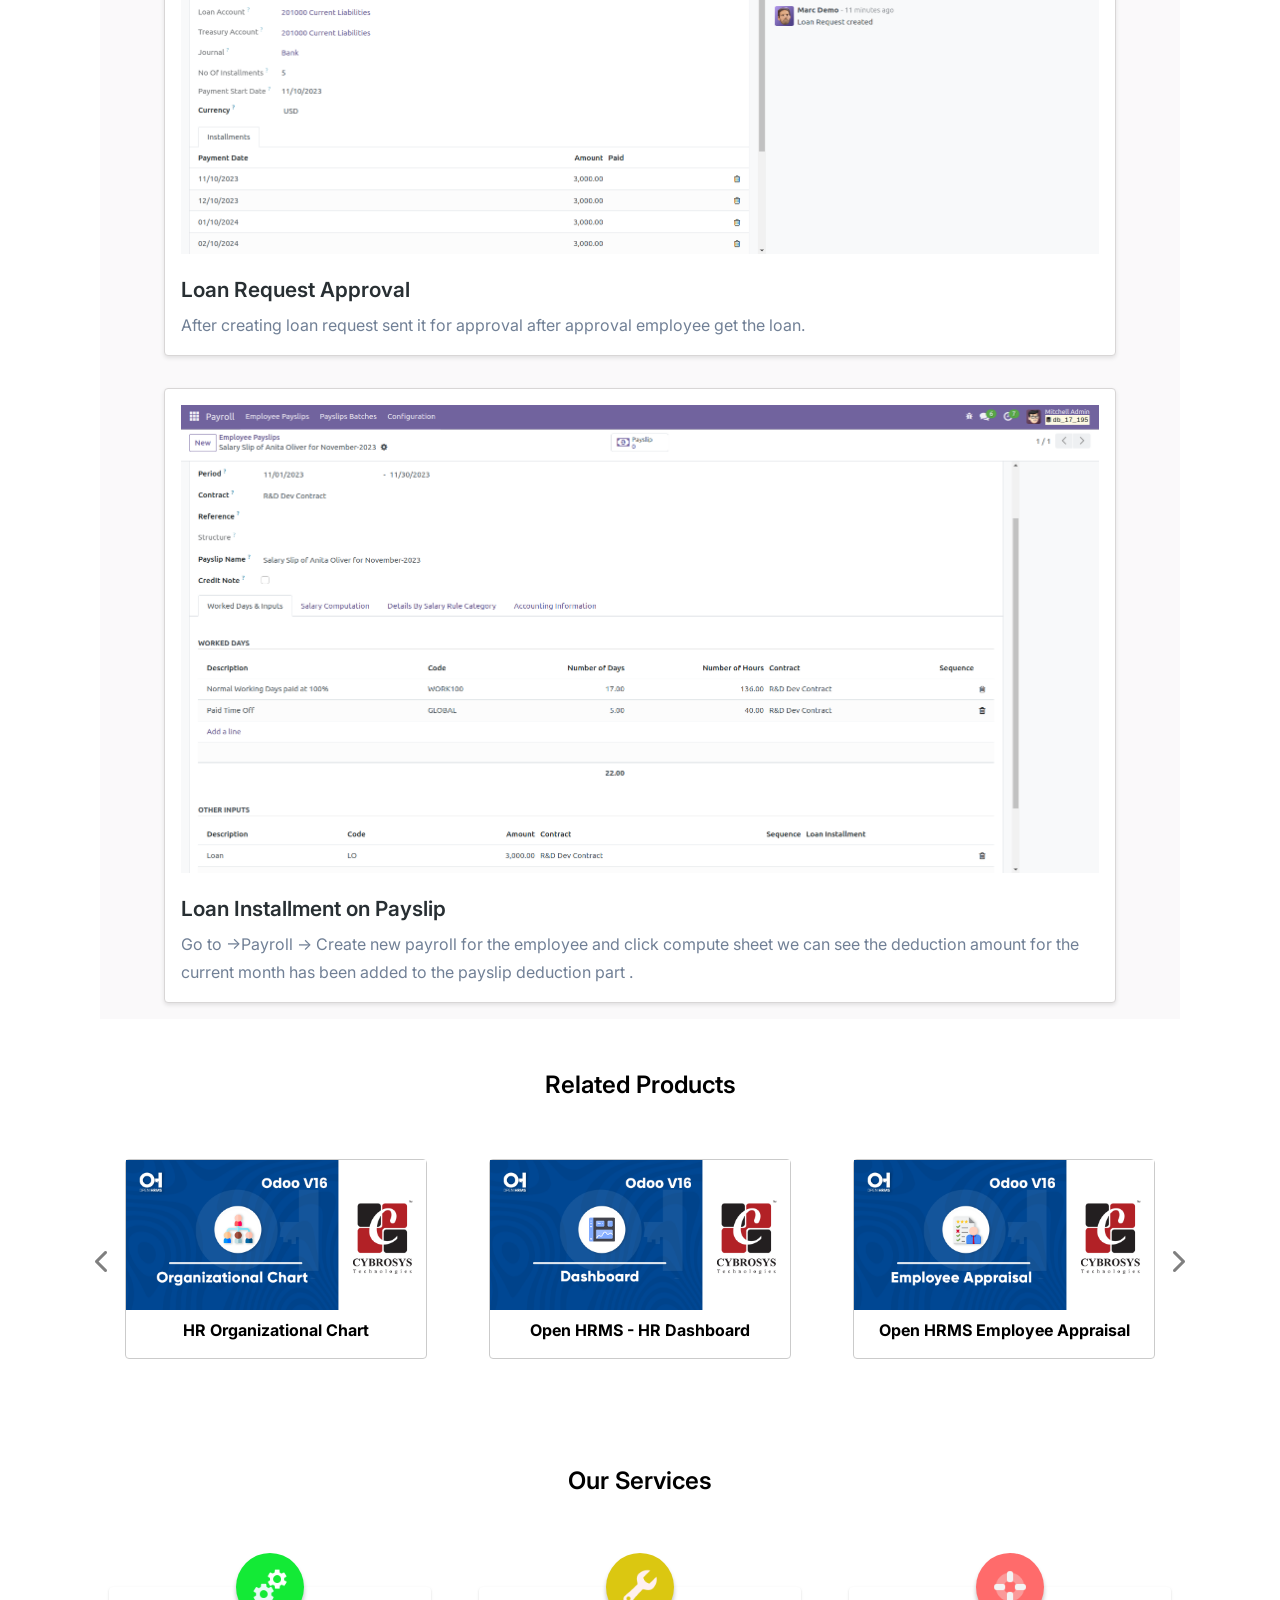
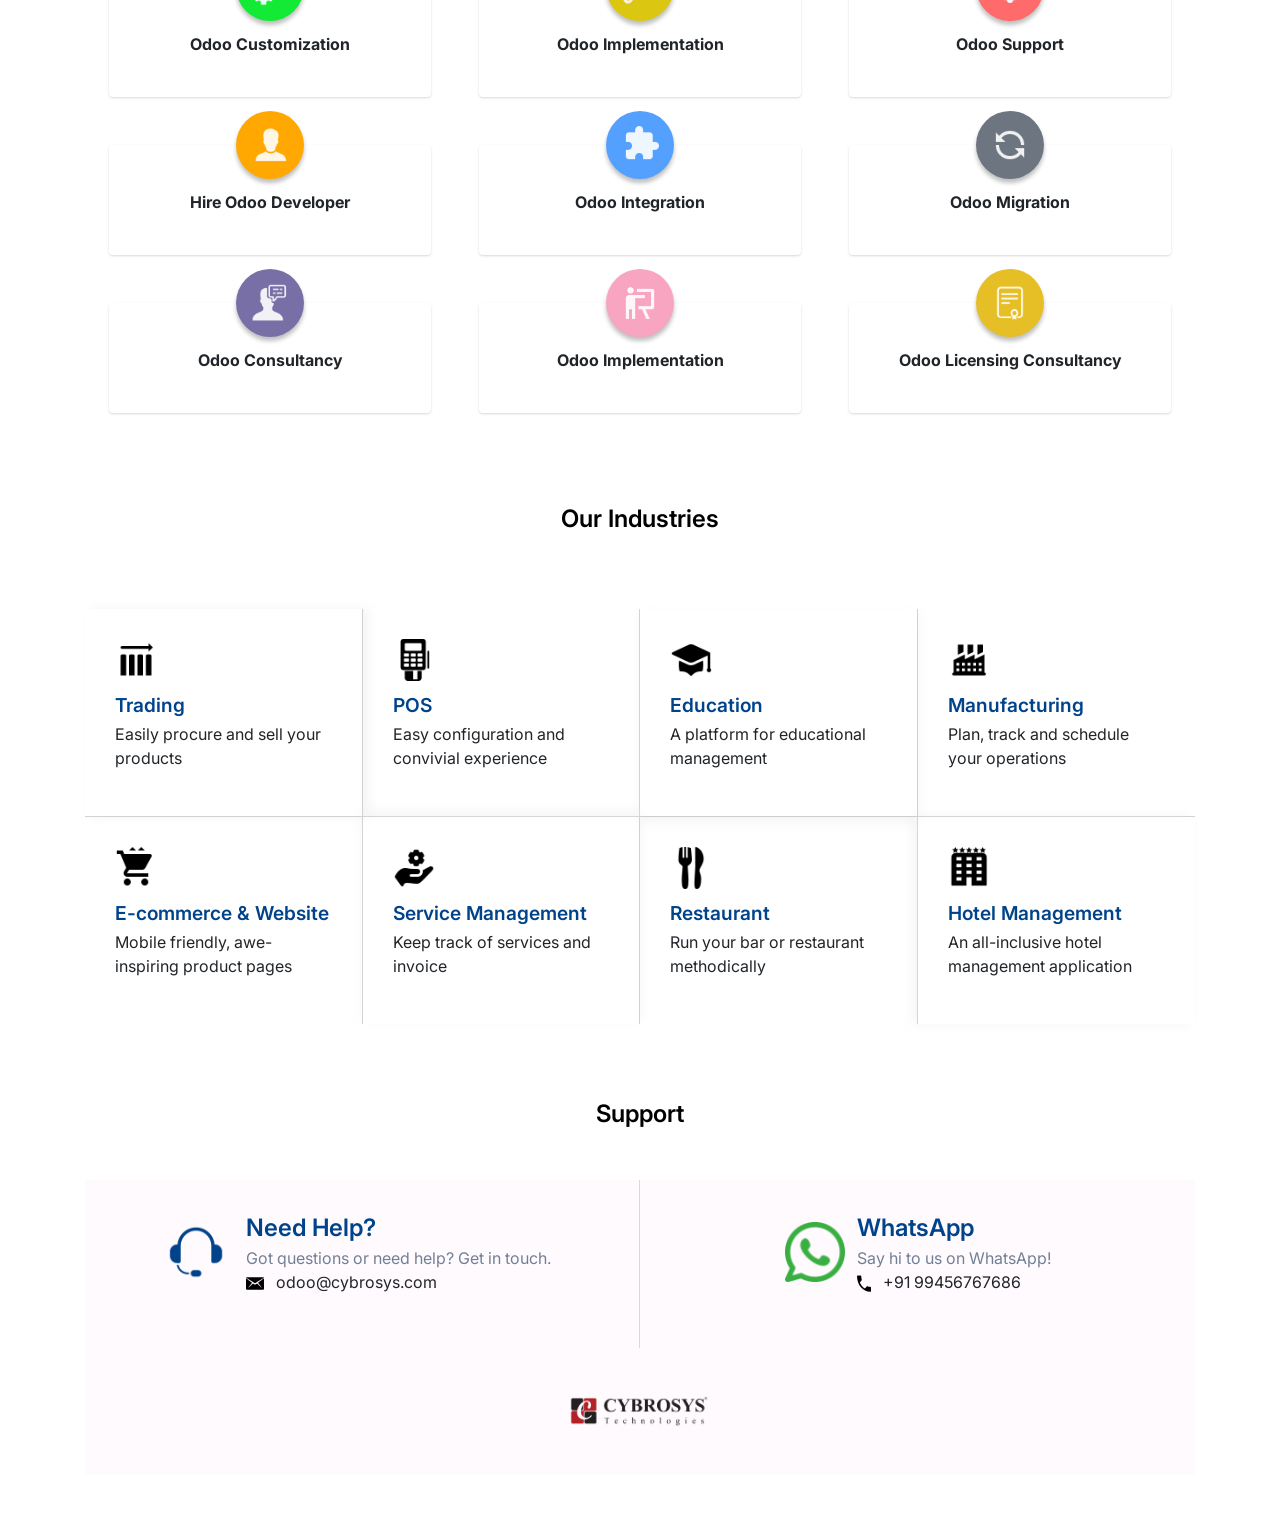
<file: ohrms_loan_accounting/static/description/index.html>
<!DOCTYPE html>
<html lang="en">
<head>
    <meta charset="UTF-8">
    <meta name="viewport" content="width=device-width, initial-scale=1.0">
    <title>Odoo App 3 Index</title>
    <!-- Bootstrap CSS -->
    <link rel="stylesheet" href="https://cdn.jsdelivr.net/npm/bootstrap@4.0.0/dist/css/bootstrap.min.css"
        integrity="sha384-Gn5384xqQ1aoWXA+058RXPxPg6fy4IWvTNh0E263XmFcJlSAwiGgFAW/dAiS6JXm" crossorigin="anonymous">
    <link rel="stylesheet" href="https://cdnjs.cloudflare.com/ajax/libs/font-awesome/6.2.1/css/all.min.css">
    <link rel="preconnect" href="https://fonts.googleapis.com">
    <link rel="preconnect" href="https://fonts.gstatic.com" crossorigin>
    <link href="https://fonts.googleapis.com/css2?family=Inter:wght@400;500;600;700;800&display=swap" rel="stylesheet">
</head>
<body>
    <section>
        <div class="container" style="font-family: 'Inter', sans-serif !important;background-color: #fff !important;">
            <div class="row">
                <div class="col-sm-12 col-md-12 col-lg-12 d-flex justify-content-between flex-wrap align-items-sm-center"
                    style="border-bottom:1px solid rgba(0, 0, 0, 0.22)">
                    <div class="my-3">
                        <img src="images/logo-horizontal (1).png" style="width:auto !important; height:20px !important">
                    </div>
                    <div class="my-3 d-flex align-items-center">
                        <div class="text-center"
                            style="background-color:#017E84 !important;font-size: 0.8rem !important; color:#fff !important; font-weight:500 !important; padding:4px !important; margin:0 3px !important; border-radius:50px !important; min-width: 120px !important;">
                            Community
                        </div>
                    </div>
                </div>
            </div>
            <div class="row">
                <div class="col-sm-12 col-md-12 col-lg-12 text-center d-flex align-items-center flex-column"
                    style="margin: 80px 0px !important;">
                    <h1 style="font-size: 2.8rem;font-weight: 700; color: 
                    #1A202C;">
                        Open HRMS Loan Accounting</h1>
                    <p class="my-3 mb-4"
                        style="max-width: 80%; font-weight: 400 !important; line-height: 32px; color: #718096;">
                        Manage Loan Request of Employees
                    </p>
                    <div style="width: 80%;">
                        <img src="images/hero.gif" class="img-responsive" width="100%" height="auto">
                    </div>
                </div>
            </div>
            <div class="container mt-5 mb-5">
                <div class="col-lg-12 d-flex flex-column justify-content-center align-items-center mt-4">
                    <p class="m-0" style="font-weight: 600; font-size: 24px; color:#00438B !important">Key Highlights
                    </p>
                </div>
                <div class="row py-4">
                    <div class="col-md-6 col-sm-12 p-3">
                        <div class="d-flex   h-100" style="padding: 30px;border-radius: 12px;
                                    background: #FFF;
                                    box-shadow: 1px 2px 3px 0px rgba(0, 0, 0, 0.25); ">
                            <div style="width: 36px; height: 36px; border-radius: 50%; background: #00438B;
                                    display: flex; justify-content: center; align-items: center;
                                    margin-right: 10px;flex-shrink: 0;">
                                <i class="fa-solid fa-star  " style="color: #fff;font-size:14px;"></i>
                            </div>
                            <div>
                                <p style="color: #1A202C;font-weight: 600; 
                                      font-size: 1.2rem; margin-bottom: 2px;">Loan Request</p>
                                <p class="m-0" style="color:#718096">Employee can create loan request
                                </p>
                            </div>
                        </div>
                    </div>
                    <div class="col-md-6 col-sm-12 p-3">
                        <div class="d-flex   h-100" style="padding: 30px;border-radius: 12px;
                                    background: #FFF;
                                    box-shadow: 1px 2px 3px 0px rgba(0, 0, 0, 0.25); ">
                            <div style="width: 36px; height: 36px; border-radius: 50%; background:#00438B;
                                    display: flex; justify-content: center; align-items: center;
                                    margin-right: 10px;flex-shrink: 0;">
                                <i class="fa-solid fa-star  " style="color: #fff;font-size:14px;"></i>
                            </div>
                            <div>
                                <p style="color: #1A202C;font-weight: 600; 
                                      font-size: 1.2rem; margin-bottom: 2px;">Loan Approval</p>
                                <p class="m-0" style="color:#718096">Double approval from both HR & Accounting department
                                </p>
                            </div>
                        </div>
                    </div>
                    <div class="col-md-6 col-sm-12 p-3">
                        <div class="d-flex   h-100" style="padding: 30px;border-radius: 12px;
                                    background: #FFF;
                                    box-shadow: 1px 2px 3px 0px rgba(0, 0, 0, 0.25); ">
                            <div style="width: 36px; height: 36px; border-radius: 50%; background:#00438B;
                                    display: flex; justify-content: center; align-items: center;
                                    margin-right: 10px;flex-shrink: 0;">
                                <i class="fa-solid fa-star  " style="color: #fff;font-size:14px;"></i>
                            </div>
                            <div>
                                <p style="color: #1A202C;font-weight: 600; 
                                      font-size: 1.2rem; margin-bottom: 2px;">Loan Deduction</p>
                                <p class="m-0" style="color:#718096">Loan amount will be deducted from the salary.
                                </p>
                            </div>
                        </div>
                    </div>
                    <div class="col-md-6 col-sm-12 p-3">
                        <div class="d-flex   h-100" style="padding: 30px;border-radius: 12px;
                                    background: #FFF;
                                    box-shadow: 1px 2px 3px 0px rgba(0, 0, 0, 0.25); ">
                            <div style="width: 36px; height: 36px; border-radius: 50%; background:#00438B;
                                    display: flex; justify-content: center; align-items: center;
                                    margin-right: 10px;flex-shrink: 0;">
                                <i class="fa-solid fa-star  " style="color: #fff;font-size:14px;"></i>
                            </div>
                            <div>
                                <p style="color: #1A202C;font-weight: 600; 
                                      font-size: 1.2rem; margin-bottom: 2px;">Loan Deduction</p>
                                <p class="m-0" style="color:#718096">Amount will automatically deducted from the payslip of the corresponding month.
                                </p>
                            </div>
                        </div>
                    </div>
                </div>
            </div>
            <div class="container rounded" >
                <ul class="nav nav-tabs d-flex" style="width: fit-content;margin: 0 auto;gap: 1rem;">
                    <li class="col text-center py-2 text-nowrap "
                        style="color: #fff; background-color: #00438B;border-radius: 6px 6px 0px 0px;"><a
                            class="active show" data-toggle="tab" href="#tab1"
                            style="color: #fff;font-weight: 500; background-color: #00438B; text-decoration: none;">
                            <i class="fa-regular fa-image  pr-2" style="color: #fff;"></i>
                            Screenshots</a></li>

                    <li class="col text-center py-2 text-nowrap "
                        style="color: #fff; background-color: #00438B;border-radius: 6px 6px 0px 0px;"><a
                            data-toggle="tab" href="#tab2"
                            style="color: #fff;font-weight: 500;  text-decoration: none;"><i
                                class="fa-solid fa-star  pr-2" style="color: #fff;"></i>Features</a></li>
                    <li class="col text-center py-2 text-nowrap "
                        style="color: #fff; background-color: #00438B;border-radius: 6px 6px 0px 0px;"><a
                            data-toggle="tab" href="#tab3"
                            style="color: #fff;font-weight: 500; text-decoration: none; background-color:#00438B;"><i
                                class="fa-solid fa-book-open  pr-2" style="color: #fff;"></i>Released Notes</a></li>
                </ul>
                <div class="tab-content" style="background-color: rgba(121, 113, 119, 0.04);">
                    <div id="tab1" class="tab-pane fade in active show">
                        <div class="col-lg-12 py-2" style="padding: 1rem 4rem !important;">
                            <div
                                style="border: 1px solid #d8d6d6; border-radius: 4px; background: #fff; box-shadow: 0 2px 4px rgba(0, 0, 0, 0.1);">
                                <div class="row justify-content-center p-3 w-100 m-0">
                                    <img src="images/ohrms_loan_01.png" class="img-responsive" width="100%" height="auto">
                                </div>
                                <div class="px-3">
                                    <h4 class="mt-2"
                                        style=" font-weight:600 !important; color:#282F33 !important; font-size:1.3rem !important">
                                       Loan Approval from Accounting</h4>
                                    <p style=" color:#718096!important; font-size:1rem !important;line-height: 28px;">
                                        Go to Invoice -> Configuration -> Settings ->
                                        Under Loan Approval section enable checkbox Approval from Accounting Department</p>
                                </div>
                            </div>
                        </div>
                        <div class="col-lg-12 py-2" style="padding: 1rem 4rem !important;">
                            <div
                                style="border: 1px solid #d8d6d6; border-radius: 4px; background: #fff; box-shadow: 0 2px 4px rgba(0, 0, 0, 0.1);">
                                <div class="row justify-content-center p-3 w-100 m-0">
                                    <img src="images/ohrms_loan_02.png" class="img-responsive" width="100%" height="auto">
                                </div>
                                <div class="px-3">
                                    <h4 class="mt-2"
                                        style=" font-weight:600 !important; color:#282F33 !important; font-size:1.3rem !important">
                                       Adding Deduction Rule</h4>
                                    <p style=" color:#718096!important; font-size:1rem !important;line-height: 28px;">
                                        Adding salary deduction rule on the salary structure.</p>
                                </div>
                            </div>
                        </div>
                        <div class="col-lg-12 py-2" style="padding: 1rem 4rem !important;">
                            <div
                                style="border: 1px solid #d8d6d6; border-radius: 4px;  background: #fff; box-shadow: 0 2px 4px rgba(0, 0, 0, 0.1);">
                                <div class="row justify-content-center p-3 w-100 m-0">
                                    <img src="images/ohrms_loan_04.png" class="img-responsive" width="100%" height="auto">
                                </div>
                                <div class="px-3">
                                    <h4 class="mt-2"
                                        style=" font-weight:600 !important; color:#282F33 !important; font-size:1.3rem !important">
                                        Loan Request</h4>
                                    <p style=" color:#718096!important; font-size:1rem !important;line-height: 28px;">
                                        Go to Employee -> Loan & Advances -> Click on the  Request for Loan menu employee can create loan request .</p>
                                </div>
                            </div>
                        </div>
                        <div class="col-lg-12 py-2" style="padding: 1rem 4rem !important;">
                            <div
                                style="border: 1px solid #d8d6d6; border-radius: 4px;  background: #fff; box-shadow: 0 2px 4px rgba(0, 0, 0, 0.1);">
                                <div class="row justify-content-center p-3 w-100 m-0">
                                    <img src="images/ohrms_loan_05.png" class="img-responsive" width="100%" height="auto">
                                </div>
                                <div class="px-3">
                                    <h4 class="mt-2"
                                        style=" font-weight:600 !important; color:#282F33 !important; font-size:1.3rem !important">
                                        Loan Request</h4>
                                    <p style=" color:#718096!important; font-size:1rem !important;line-height: 28px;">
                                        Created a sample loan request for the  current login employee</p>
                                </div>
                            </div>
                        </div>
                        <div class="col-lg-12 py-2" style="padding: 1rem 4rem !important;">
                            <div
                                style="border: 1px solid #d8d6d6; border-radius: 4px;  background: #fff; box-shadow: 0 2px 4px rgba(0, 0, 0, 0.1);">
                                <div class="row justify-content-center p-3 w-100 m-0">
                                    <img src="images/ohrms_loan_06.png" class="img-responsive" width="100%" height="auto">
                                </div>
                                <div class="px-3">
                                    <h4 class="mt-2"
                                        style=" font-weight:600 !important; color:#282F33 !important; font-size:1.3rem !important">
                                        Loan Request</h4>
                                    <p style=" color:#718096!important; font-size:1rem !important;line-height: 28px;">
                                        Created a sample loan request for the  current login employee and click Compute Installation</p>
                                </div>
                            </div>
                        </div>
                        <div class="col-lg-12 py-2" style="padding: 1rem 4rem !important;">
                            <div
                                style="border: 1px solid #d8d6d6; border-radius: 4px;  background: #fff; box-shadow: 0 2px 4px rgba(0, 0, 0, 0.1);">
                                <div class="row justify-content-center p-3 w-100 m-0">
                                    <img src="images/ohrms_loan_08.png" class="img-responsive" width="100%" height="auto">
                                </div>
                                <div class="px-3">
                                    <h4 class="mt-2"
                                        style=" font-weight:600 !important; color:#282F33 !important; font-size:1.3rem !important">
                                        Loan Request Approval</h4>
                                    <p style=" color:#718096!important; font-size:1rem !important;line-height: 28px;">
                                        After creating loan request sent it for approval after approval employee get the loan.</p>
                                </div>
                            </div>
                        </div>
                        <div class="col-lg-12 py-2" style="padding: 1rem 4rem !important;">
                            <div
                                style="border: 1px solid #d8d6d6; border-radius: 4px;  background: #fff; box-shadow: 0 2px 4px rgba(0, 0, 0, 0.1);">
                                <div class="row justify-content-center p-3 w-100 m-0">
                                    <img src="images/ohrms_loan_09.png" class="img-responsive" width="100%" height="auto">
                                </div>
                                <div class="px-3">
                                    <h4 class="mt-2"
                                        style=" font-weight:600 !important; color:#282F33 !important; font-size:1.3rem !important">
                                        Loan Installment on Payslip</h4>
                                    <p style=" color:#718096!important; font-size:1rem !important;line-height: 28px;">
                                        Go to ->Payroll -> Create new payroll for the employee and click compute sheet we can see the
                                        deduction amount for the current month has been added to the payslip deduction part .</p>
                                </div>
                            </div>
                        </div>
                    </div>
                    <div id="tab2" class="tab-pane fade">
                        <div class="col-mg-12" style="padding: 1rem 4rem;">
                            <ul style="list-style: none; padding: 1rem 0;font-weight: 500;">
                                <li class="py-3"
                                    style="font-weight: 500;background-color: #fff; border-radius: 4px; padding: 1rem; margin-bottom: 1rem; box-shadow: 0 2px 4px rgba(0, 0, 0, 0.1);">
                                    <span style="margin-right: 12px;"><img src="images/star (1) 2.svg" alt=""
                                            width="16px"></span>Employee Loan Management
                                </li>
                                <li class="py-3"
                                    style="font-weight: 500;background-color: #fff; border-radius: 4px; padding: 1rem; margin-bottom: 1rem; box-shadow: 0 2px 4px rgba(0, 0, 0, 0.1);">
                                    <span style="margin-right: 12px;"><img src="images/star (1) 2.svg" alt=""
                                            width="16px"></span>Double approval from HR & Accounting Department
                                </li>
                                <li class="py-3"
                                    style="font-weight: 500;background-color: #fff; border-radius: 4px; padding: 1rem; margin-bottom: 1rem; box-shadow: 0 2px 4px rgba(0, 0, 0, 0.1);">
                                    <span style="margin-right: 12px;"><img src="images/star (1) 2.svg" alt=""
                                            width="16px"></span>Deduct salary automatically from payslip
                                </li>
                            </ul>
                        </div>
                    </div>
                    <div id="tab3" class="tab-pane fade">
                        <div class="col-mg-12 active" style="padding: 1rem 4rem;">
                            <div class="py-3"
                                style="font-weight: 500;background-color: #fff; border-radius: 4px; padding: 1rem; box-shadow: 0 2px 4px rgba(0, 0, 0, 0.1);">
                                <div class="d-flex mb-3" style="font-size: 0.8rem; font-weight: 500;"><span>Version
                                        16.0.3</span><span class="px-2">|</span><span
                                        style="color: #00438B;font-weight: 600;">Released on:9th August 2023</span>
                                </div>
                                <p class="m-0"
                                    style=" color:#718096!important; font-size:1rem !important;line-height: 28px;">
                                    Minor Bug Fixed</p>
                            </div>
                        </div>
                        <div class="col-mg-12 active" style="padding: 1rem 4rem;">
                            <div class="py-3"
                                style="font-weight: 500;background-color: #fff; border-radius: 4px; padding: 1rem; box-shadow: 0 2px 4px rgba(0, 0, 0, 0.1);">
                                <div class="d-flex mb-3" style="font-size: 0.8rem; font-weight: 500;"><span>Version
                                        16.0.3</span><span class="px-2">|</span><span
                                        style="color: #00438B;font-weight: 600;">Released on:9th August 2023</span>
                                </div>
                                <p class="m-0"
                                    style=" color:#718096!important; font-size:1rem !important;line-height: 28px;">
                                    Minor Bug Fixed</p>
                            </div>
                        </div>
                        <div class="col-mg-12 active" style="padding: 1rem 4rem;">
                            <div class="py-3"
                                style="font-weight: 500;background-color: #fff; border-radius: 4px; padding: 1rem;  box-shadow: 0 2px 4px rgba(0, 0, 0, 0.1);">
                                <div class="d-flex mb-3" style="font-size: 0.8rem; font-weight: 500;"><span>Version
                                        16.0.3</span><span class="px-2">|</span><span
                                        style="color: #00438B;font-weight: 600;">Released on:9th August 2023</span>
                                </div>
                                <p class="m-0"
                                    style=" color:#718096!important; font-size:1rem !important;line-height: 28px;">
                                    Minor Bug Fixed</p>
                            </div>
                        </div>
                    </div>
                </div>
            </div>
            <div class="container mt-5">
                <div class="col-lg-12 d-flex flex-column justify-content-center align-items-center mt-5">
                    <p class="m-0" style="font-weight: 600; font-size: 24px; color:#000 !important">Related Products</p>
                </div>
            </div>
            <div id="myCarousel" class="carousel slide py-3" data-ride="carousel">
                <div class="carousel-inner">
                    <div class="carousel-item active">
                        <div class="row p-4">
                            <div class="col">
                                <div class="p-3">
                                    <a href="https://apps.odoo.com/apps/modules/16.0/hr_organizational_chart/" style="color: #000; text-decoration: none;">
                                        <div style="border:1px solid #CBCBCB !important;border-radius: 4px;">
                                            <div style="width: 300px; ">
                                                <img src="images/banner_01.png" alt="" width="100%" height="auto">
                                            </div>
                                            <p class="text-center pt-2 text-black font-weight-bold">HR Organizational Chart</p>
                                        </div>
                                    </a>
                                </div>
                            </div>
                            <div class="col">
                                <div class="p-3">
                                    <a href="https://apps.odoo.com/apps/modules/16.0/hrms_dashboard/#" style="color: #000; text-decoration: none;">
                                        <div style="border:1px solid #CBCBCB !important;border-radius: 4px;">
                                            <div style="width: 300px; ">
                                                <img src="images/banner_02.png" alt="" width="100%" height="auto">
                                            </div>
                                            <p class="text-center pt-2 text-black font-weight-bold">Open HRMS - HR Dashboard</p>
                                        </div>
                                    </a>
                                </div>
                            </div>
                            <div class="col">
                                <div class="p-3">
                                    <a href="https://apps.odoo.com/apps/modules/16.0/oh_appraisal/" style="color: #000; text-decoration: none;">
                                        <div style="border:1px solid #CBCBCB !important;border-radius: 4px;">
                                            <div style="width: 300px; ">
                                                <img src="images/banner_03.png" alt="" width="100%" height="auto">
                                            </div>
                                            <p class="text-center pt-2 text-black font-weight-bold">Open HRMS Employee Appraisal</p>
                                        </div>
                                    </a>
                                </div>
                            </div>
                        </div>
                    </div>
                    <div class="carousel-item">
                        <div class="row p-4">
                            <div class="col">
                                <div class="p-3">
                                    <a href="https://apps.odoo.com/apps/modules/16.0/oh_hr_zk_attendance/" style="color: #000; text-decoration: none;">
                                        <div style="border:1px solid #CBCBCB !important;border-radius: 4px;">
                                            <div style="width: 300px; ">
                                                <img src="images/banner_04.png" alt="" width="100%" height="auto">
                                            </div>
                                            <p class="text-center pt-2 text-black font-weight-bold">Open HRMS Biometric Device Integration</p>
                                        </div>
                                    </a>
                                </div>
                            </div>
                            <div class="col">
                                <div class="p-3">
                                    <a href="https://apps.odoo.com/apps/modules/16.0/ohrms_salary_advance/#" style="color: #000; text-decoration: none;">
                                        <div style="border:1px solid #CBCBCB !important;border-radius: 4px;">
                                            <div style="width: 300px;">
                                                <img src="images/banner_05.png" alt="" width="100%" height="auto">
                                            </div>
                                            <p class="text-center pt-2 text-black font-weight-bold">Open HRMS Advance Salary</p>
                                        </div>
                                    </a>
                                </div>
                            </div>
                            <div class="col">
                                <div class="p-3">
                                    <a href="https://apps.odoo.com/apps/modules/16.0/ohrms_overtime/" style="color: #000; text-decoration: none;">
                                        <div style="border:1px solid #CBCBCB !important;border-radius: 4px;">
                                            <div style="width: 300px;">
                                                <img src="images/banner_06.png" alt="" width="100%" height="auto">
                                            </div>
                                            <p class="text-center pt-2 text-black font-weight-bold">Open HRMS Overtime</p>
                                        </div>
                                    </a>
                                </div>
                            </div>
                        </div>
                    </div>
                </div>
                <a class="carousel-control-prev" href="#myCarousel" data-slide="prev" style="width: 35px; color: #000;">
                    <span class="carousel-control-prev-icon">
                        <i class="fa fa-chevron-left" style="font-size: 24px;"></i>
                    </span>
                </a>
                <a class="carousel-control-next" href="#myCarousel" data-slide="next" style="width: 35px; color: #000;">
                    <span class="carousel-control-next-icon">
                        <i class="fa fa-chevron-right" style="font-size: 24px;"></i>
                    </span>
                </a>
            </div>
            <div class="container mt-5">
                <div class="col-lg-12 d-flex flex-column justify-content-center align-items-center mt-4">
                    <p class="m-0" style="font-weight: 600; font-size: 24px; color:#000 !important">Our Services</p>
                </div>
            </div>
            <div class="container my-5">
                <div class="row py-3">
                    <div class="col-md-4 col-sm-6 px-4 py-4">
                        <div
                            style="background-color: #fff; padding: 25px; text-align: center;  box-shadow: rgba(0, 0, 0, 0.1) 0px 1px 3px 0px, rgba(0, 0, 0, 0.06) 0px 1px 2px 0px; position: relative;border-radius: 4px;">
                            <div style="position: absolute; top: 0%; left: 50%; transform: translate(-50%, -50%);">
                                <div style="background-color:#13EA36 ; border-radius: 50%; padding: 15px;    width: 68px;
                                    height: 68px; display: inline-block; box-shadow:0px 4px 4px rgba(0, 0, 0, 0.25);">
                                    <img src="images/cogs.png" alt="service-icon" width="38px" height="auto">
                                </div>
                            </div>
                            <p style="margin-top: 20px; font-weight: bold;">Odoo Customization</p>
                        </div>
                    </div>
                    <div class="col-md-4 col-sm-6 px-4 py-4">
                        <div
                            style="background-color: #fff; padding: 25px; text-align: center; box-shadow: rgba(0, 0, 0, 0.1) 0px 1px 3px 0px, rgba(0, 0, 0, 0.06) 0px 1px 2px 0px; position: relative;border-radius: 4px;">
                            <div style="position: absolute; top: 0%; left: 50%; transform: translate(-50%, -50%);">
                                <div style="background-color:#DBC711; border-radius: 50%; padding: 15px;    width: 68px;
                                    height: 68px; display: inline-block; box-shadow:0px 4px 4px rgba(0, 0, 0, 0.25);">
                                    <img src="images/wrench.png" alt="service-icon" width="38px" height="auto">
                                </div>
                            </div>
                            <p style="margin-top: 20px; font-weight: bold;">Odoo Implementation</p>
                        </div>
                    </div>
                    <div class="col-md-4 col-sm-6 px-4 py-4">
                        <div
                            style="background-color: #fff; padding: 25px; text-align: center;  box-shadow: rgba(0, 0, 0, 0.1) 0px 1px 3px 0px, rgba(0, 0, 0, 0.06) 0px 1px 2px 0px; position: relative; border-radius: 4px;">
                            <div style="position: absolute; top: 0%; left: 50%; transform: translate(-50%, -50%);">
                                <div style="background-color:#FF6B6B ; border-radius: 50%; padding: 15px;    width: 68px;
                                    height: 68px; display: inline-block; box-shadow:0px 4px 4px rgba(0, 0, 0, 0.25);">
                                    <img src="images/lifebuoy.png" alt="service-icon" width="38px" height="auto">
                                </div>
                            </div>
                            <p style="margin-top: 20px; font-weight: bold;">Odoo Support</p>
                        </div>
                    </div>
                    <div class="col-md-4 col-sm-6 px-4 py-4">
                        <div
                            style="background-color: #fff; padding: 25px; text-align: center; box-shadow: rgba(0, 0, 0, 0.1) 0px 1px 3px 0px, rgba(0, 0, 0, 0.06) 0px 1px 2px 0px; position: relative; border-radius: 4px;">
                            <div style="position: absolute; top: 0%; left: 50%; transform: translate(-50%, -50%);">
                                <div style="background-color:#FFA801 ; border-radius: 50%; padding: 15px;    width: 68px;
                                    height: 68px; display: inline-block; box-shadow:0px 4px 4px rgba(0, 0, 0, 0.25);">
                                    <img src="images/user.png" alt="service-icon" width="38px" height="auto">
                                </div>
                            </div>
                            <p style="margin-top: 20px; font-weight: bold;">Hire Odoo Developer</p>
                        </div>
                    </div>
                    <div class="col-md-4 col-sm-6 px-4 py-4">
                        <div
                            style="background-color: #fff; padding: 25px; text-align: center;  box-shadow: rgba(0, 0, 0, 0.1) 0px 1px 3px 0px, rgba(0, 0, 0, 0.06) 0px 1px 2px 0px; position: relative; border-radius: 4px;">
                            <div style="position: absolute; top: 0%; left: 50%; transform: translate(-50%, -50%);">
                                <div style="background-color:#54A0FF; border-radius: 50%; padding: 15px;    width: 68px;
                                    height: 68px; display: inline-block; box-shadow:0px 4px 4px rgba(0, 0, 0, 0.25);">
                                    <img src="images/puzzle.png" alt="service-icon" width="38px" height="auto">
                                </div>
                            </div>
                            <p style="margin-top: 20px; font-weight: bold;">Odoo Integration</p>
                        </div>
                    </div>
                    <div class="col-md-4 col-sm-6 px-4 py-4">
                        <div
                            style="background-color: #fff; padding: 25px; text-align: center;  box-shadow: rgba(0, 0, 0, 0.1) 0px 1px 3px 0px, rgba(0, 0, 0, 0.06) 0px 1px 2px 0px; position: relative;border-radius: 4px;">
                            <div style="position: absolute; top: 0%; left: 50%; transform: translate(-50%, -50%);">
                                <div style="background-color:#6D7680 ; border-radius: 50%; padding: 15px;    width: 68px;
                                    height: 68px; display: inline-block; box-shadow:0px 4px 4px rgba(0, 0, 0, 0.25);">
                                    <img src="images/update.png" alt="service-icon" width="38px" height="auto">
                                </div>
                            </div>
                            <p style="margin-top: 20px; font-weight: bold;">Odoo Migration</p>
                        </div>
                    </div>
                    <div class="col-md-4 col-sm-6 px-4 py-4">
                        <div
                            style="background-color: #fff; padding: 25px; text-align: center;  box-shadow: rgba(0, 0, 0, 0.1) 0px 1px 3px 0px, rgba(0, 0, 0, 0.06) 0px 1px 2px 0px; position: relative;border-radius: 4px;">

                            <div style="position: absolute; top: 0%; left: 50%; transform: translate(-50%, -50%);">
                                <div style="background-color:#786FA6 ; border-radius: 50%; padding: 15px;    width: 68px;
                                    height: 68px; display: inline-block; box-shadow:0px 4px 4px rgba(0, 0, 0, 0.25);">
                                    <img src="images/consultation.png" alt="service-icon" width="38px" height="auto">
                                </div>
                            </div>
                            <p style="margin-top: 20px; font-weight: bold;">Odoo Consultancy</p>
                        </div>
                    </div>
                    <div class="col-md-4 col-sm-6 px-4 py-4">
                        <div
                            style="background-color: #fff; padding: 25px; text-align: center; box-shadow: rgba(0, 0, 0, 0.1) 0px 1px 3px 0px, rgba(0, 0, 0, 0.06) 0px 1px 2px 0px;position: relative;border-radius: 4px;">
                            <div style="position: absolute; top: 0%; left: 50%; transform: translate(-50%, -50%);">
                                <div style="background-color:#F8A5C2 ; border-radius: 50%; padding: 15px;    width: 68px;
                                    height: 68px; display: inline-block; box-shadow:0px 4px 4px rgba(0, 0, 0, 0.25);">
                                    <img src="images/training.png" alt="service-icon" width="38px" height="auto">
                                </div>
                            </div>
                            <p style="margin-top: 20px; font-weight: bold;">Odoo Implementation</p>
                        </div>
                    </div>
                    <div class="col-md-4 col-sm-6 px-4 py-4">
                        <div
                            style="background-color: #fff; padding: 25px; text-align: center;  box-shadow: rgba(0, 0, 0, 0.1) 0px 1px 3px 0px, rgba(0, 0, 0, 0.06) 0px 1px 2px 0px; position: relative;border-radius: 4px;">
                            <div style="position: absolute; top: 0%; left: 50%; transform: translate(-50%, -50%);">
                                <div style="background-color:#E6BE26; border-radius: 50%; padding: 15px;    width: 68px;
                                    height: 68px; display: inline-block; box-shadow:0px 4px 4px rgba(0, 0, 0, 0.25);">
                                    <img src="images/license.png" alt="service-icon" width="38px" height="auto">
                                </div>
                            </div>
                            <p style="margin-top: 20px; font-weight: bold;">Odoo Licensing Consultancy</p>
                        </div>
                    </div>
                </div>
            </div>
            <div class="container mt-5">
                <div class="col-lg-12 d-flex flex-column justify-content-center align-items-center mt-4">
                    <p class="m-0" style="font-weight: 600; font-size: 24px; color:#000 !important">Our Industries</p>
                </div>
            </div>
            <div class="container">
                <div class="row my-5 py-4">
                    <div class="col-md-3 col-sm-6 p-0">
                        <div class="d-flex flex-column h-100 "
                            style="border-right: 1px solid rgb(209, 209, 209); border-bottom: 1px solid  rgb(209, 209, 209); padding: 30px; box-shadow: 6px 0 10px rgba(228, 227, 227, 0.373);">
                            <img src="images/trading-black.png" width="42px" height="auto" alt="">
                            <p style="color:#00438B;font-weight: 600; margin-top: 10px;
                           font-size: 1.2rem; margin-bottom: 2px;">Trading</p>
                            <p>Easily procure and sell your products</p>
                        </div>
                    </div>
                    <div class="col-md-3 col-sm-6  p-0">
                        <div class="d-flex flex-column h-100"
                            style="border-right: 1px solid rgb(209, 209, 209);border-bottom: 1px solid  rgb(209, 209, 209); padding: 30px;">
                            <img src="images/pos-black.png" width="42px" height="auto" alt="">
                            <p style="color:#00438B;font-weight: 600; margin-top: 10px;
                            font-size: 1.2rem; margin-bottom: 2px;">POS</p>
                            <p>Easy configuration and convivial experience</p>
                        </div>
                    </div>
                    <div class="col-md-3 col-sm-6  p-0">
                        <div class="d-flex flex-column h-100"
                            style="border-right: 1px solid  rgb(209, 209, 209);border-bottom: 1px solid   rgba(0, 0, 0, 0.2); padding: 30px; box-shadow: 0 5px 10px  rgba(228, 227, 227, 0.373)">
                            <img src="images/education-black.png" width="42px" height="auto" alt="">
                            <p style="color:#00438B;font-weight: 600; margin-top: 10px;
                            font-size: 1.2rem; margin-bottom: 2px;">Education</p>
                            <p>A platform for educational management</p>
                        </div>
                    </div>
                    <div class="col-md-3 col-sm-6  p-0">
                        <div class="d-flex flex-column h-100"
                            style="border-bottom: 1px solid  rgb(209, 209, 209); padding: 30px; ">
                            <img src="images/manufacturing-black.png" width="42px" height="auto" alt="">
                            <p style="color:#00438B;font-weight: 600; margin-top: 10px;
                            font-size: 1.2rem; margin-bottom: 2px;">Manufacturing</p>
                            <p>Plan, track and schedule your operations</p>
                        </div>
                    </div>
                    <div class="col-md-3 col-sm-6 p-0">
                        <div class="d-flex flex-column h-100"
                            style="border-right: 1px solid  rgb(209, 209, 209); padding: 30px;">
                            <img src="images/ecom-black.png" width="42px" height="auto" alt="">
                            <p style="color:#00438B;font-weight: 600; margin-top: 10px;
                            font-size: 1.2rem; margin-bottom: 2px;">E-commerce & Website</p>
                            <p>Mobile friendly, awe-inspiring product pages</p>
                        </div>
                    </div>
                    <div class="col-md-3 col-sm-6   p-0">
                        <div class="d-flex flex-column h-100"
                            style="border-right: 1px solid  rgb(209, 209, 209); padding: 30px;box-shadow: 0 -5px 10px  rgba(228, 227, 227, 0.373);">
                            <img src="images/service-black.png" width="42px" height="auto" alt="">
                            <p style="color:#00438B;font-weight: 600; margin-top: 10px;
                            font-size: 1.2rem; margin-bottom: 2px;">Service Management</p>
                            <p>Keep track of services and invoice</p>
                        </div>
                    </div>
                    <div class="col-md-3 col-sm-6    p-0">
                        <div class="d-flex flex-column h-100"
                            style="border-right: 1px solid  rgb(209, 209, 209); padding: 30px; ">
                            <img src="images/restaurant-black.png" width="42px" height="auto" alt="">
                            <p style="color: #00438B;font-weight: 600; margin-top: 10px;
                            font-size: 1.2rem; margin-bottom: 2px;">Restaurant</p>
                            <p>Run your bar or restaurant methodically</p>
                        </div>
                    </div>
                    <div class="col-md-3 col-sm-6   p-0">
                        <div class="d-flex flex-column h-100"
                            style=" padding: 30px;box-shadow: -5px 0 10px  rgba(228, 227, 227, 0.373);">
                            <img src="images/hotel-black.png" width="42px" height="auto" alt="">
                            <p style="color:#00438B;font-weight: 600; margin-top: 10px;
                            font-size: 1.2rem; margin-bottom: 2px;">Hotel Management</p>
                            <p>An all-inclusive hotel management application</p>
                        </div>
                    </div>
                </div>
            </div>
            <div class="container mt-5">
                <div class="col-lg-12 d-flex flex-column justify-content-center align-items-center mt-5">
                    <p class="m-0" style="font-weight: 600; font-size: 24px; color:#000 !important">Support</p>
                </div>
            </div>
            <div class="container my-5">
                <div class="row" style="background-color: #FFFAFE;">
                    <div class="col-md-6 pb-4  d-flex align-items-center justify-content-center"
                        style="border-right: 1px solid #D9D9D9;">
                        <div style="padding: 30px;">
                            <div class="d-flex align-items-center">
                                <img src="images/support (3).png" alt="" width="60px" style="margin-right: 12px;">
                                <div style="padding: 0px 8px;">
                                    <span
                                        style="color: #00438B;font-size: 24px;font-weight: 600;padding-bottom: 1rem;">Need
                                        Help?</span>
                                    <p class="m-0" style="color:#718096;">Got questions or need help? Get in touch.</p>
                                    <div style="font-weight: 400;"><span><img src="images/support-email.svg" alt=""
                                                width="18px"
                                                style="filter: invert(1);margin-right: 0.8rem;"></span>odoo@cybrosys.com
                                    </div>
                                </div>
                            </div>
                        </div>
                    </div>
                    <div class="col-md-6 pb-4 d-flex align-items-center justify-content-center">
                        <div style="padding: 30px;">
                            <div class="d-flex align-items-center">
                                <img src="images/whatsapp 1.svg" alt="" width="60px" style="margin-right: 12px;">
                                <div>
                                    <span style="color: #00438B;font-size: 24px;font-weight: 600;">WhatsApp</span>
                                    <p class="m-0" style="color:#718096;">Say hi to us on WhatsApp!</p>
                                    <div style="font-weight: 400; font-size: 16px;"><span><img src="images/phone.svg"
                                                alt="" width="14px"
                                                style="filter: invert(1); margin-right: 0.8rem;"></span>+91
                                        99456767686</div>
                                </div>
                            </div>
                        </div>
                    </div>
                    <div class="col-12 d-flex ">
                        <div class="my-5 mx-auto">
                            <img src="images/Cybrosys R.png" style="width:auto !important; height:30px !important">
                        </div>
                    </div>
                </div>
            </div>
        </div>
    </section>
    <!-- Optional JavaScript -->
    <!-- jQuery first, then Popper.js, then Bootstrap JS -->
    <script src="https://ajax.googleapis.com/ajax/libs/jquery/3.5.1/jquery.min.js"></script>
    <script src="https://maxcdn.bootstrapcdn.com/bootstrap/4.5.2/js/bootstrap.min.js"></script>
</body>
</html>
</file>
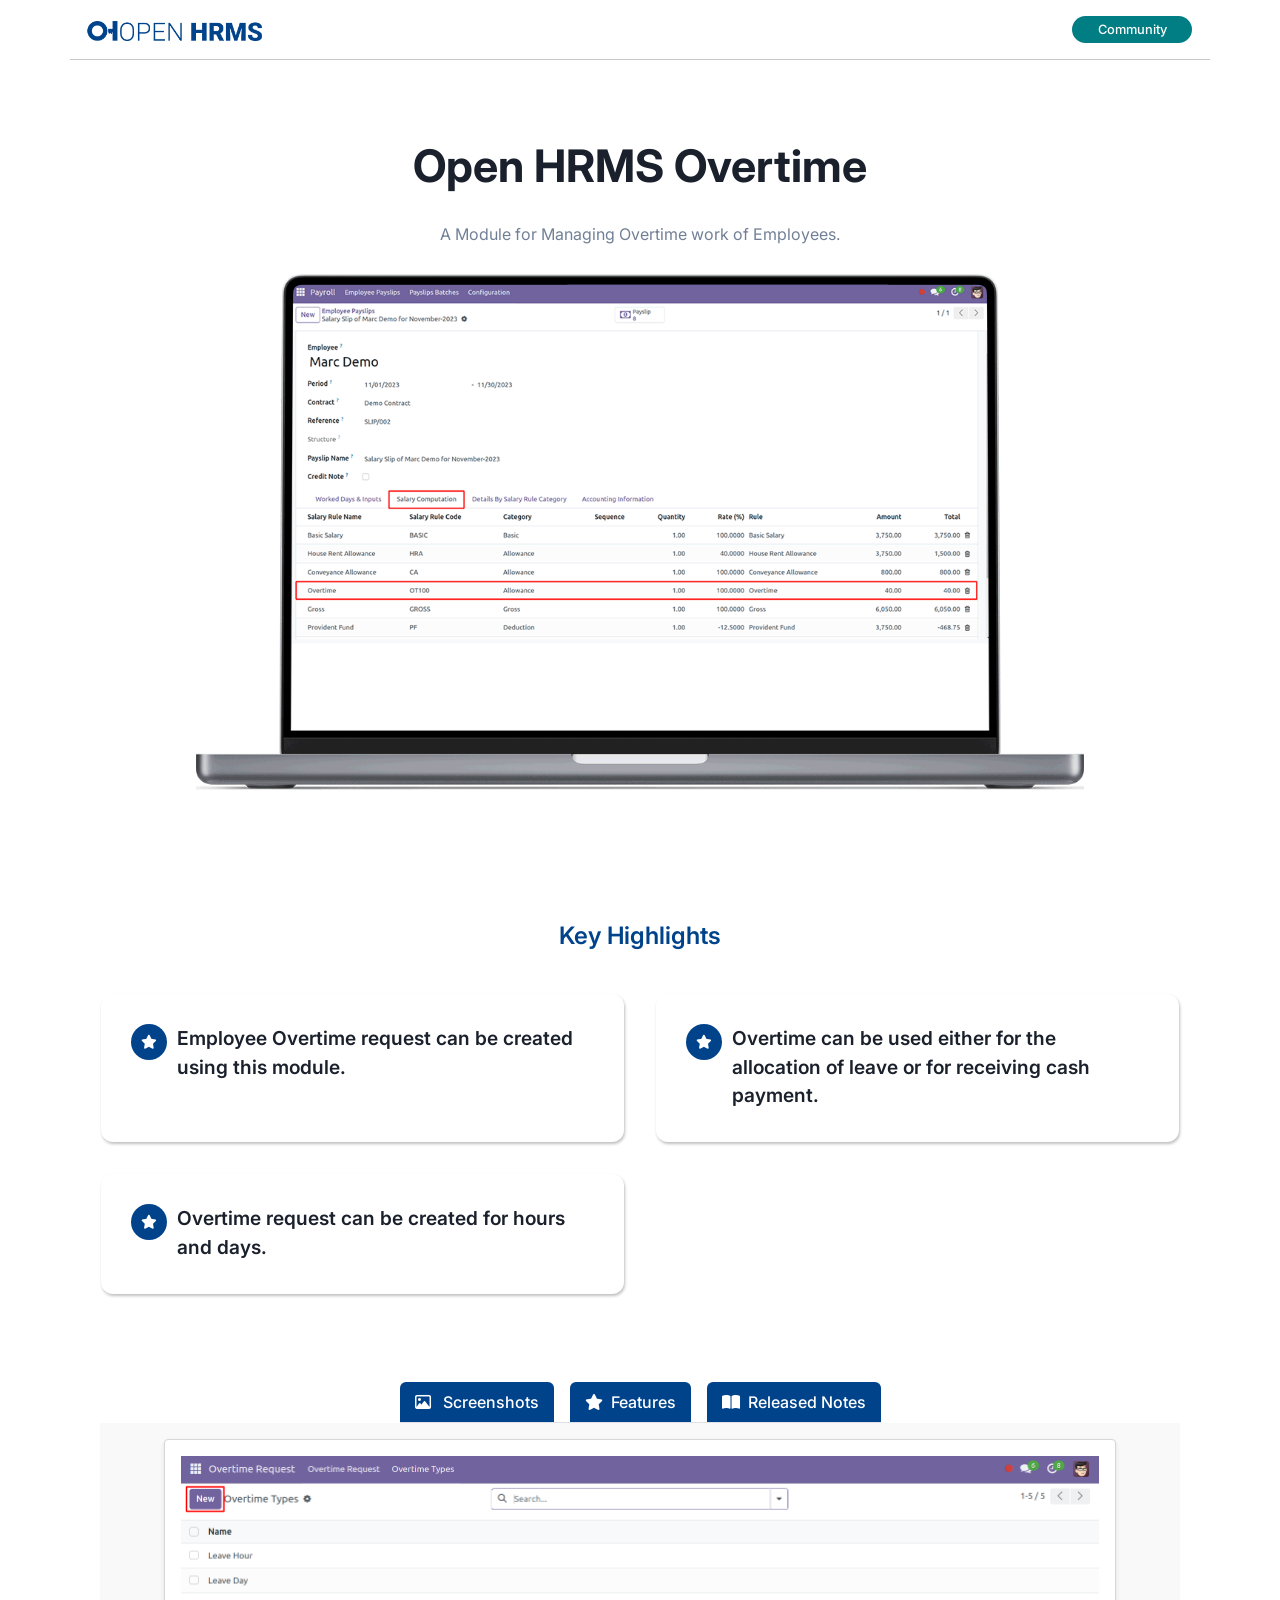
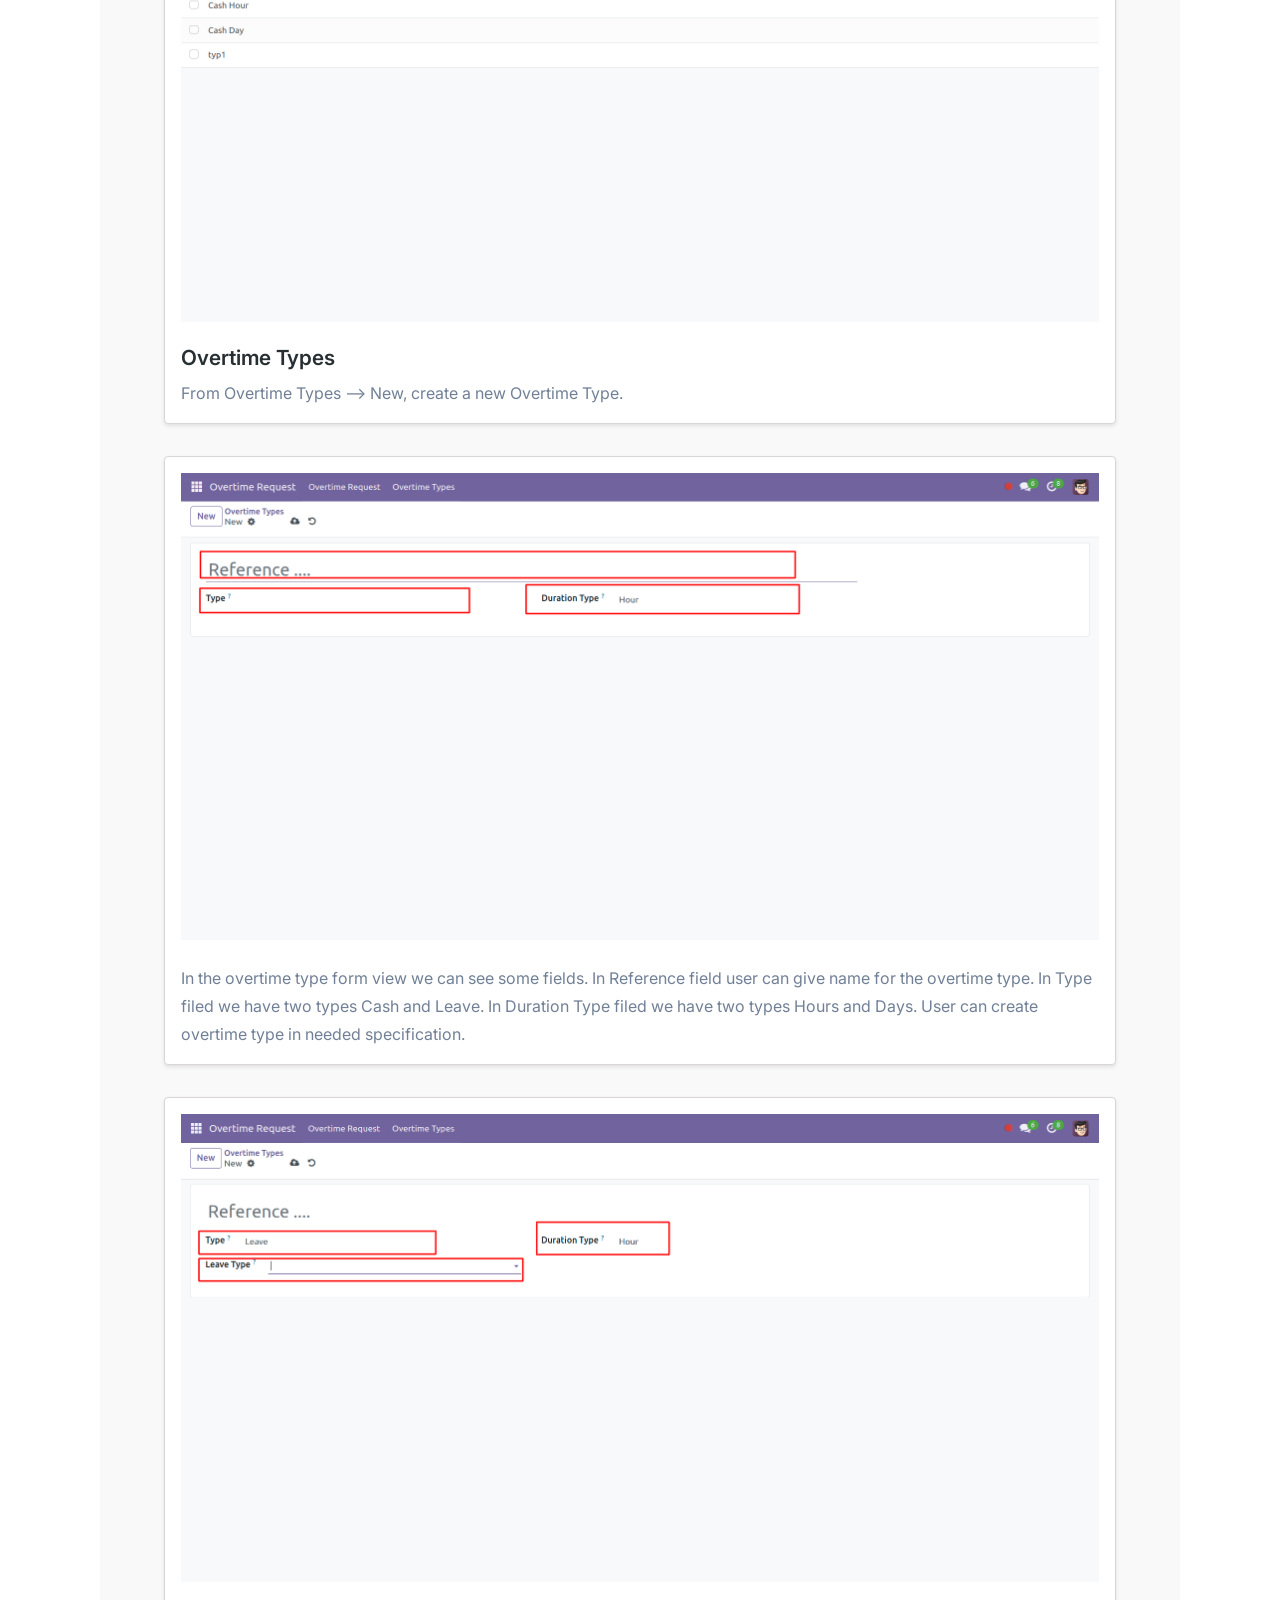
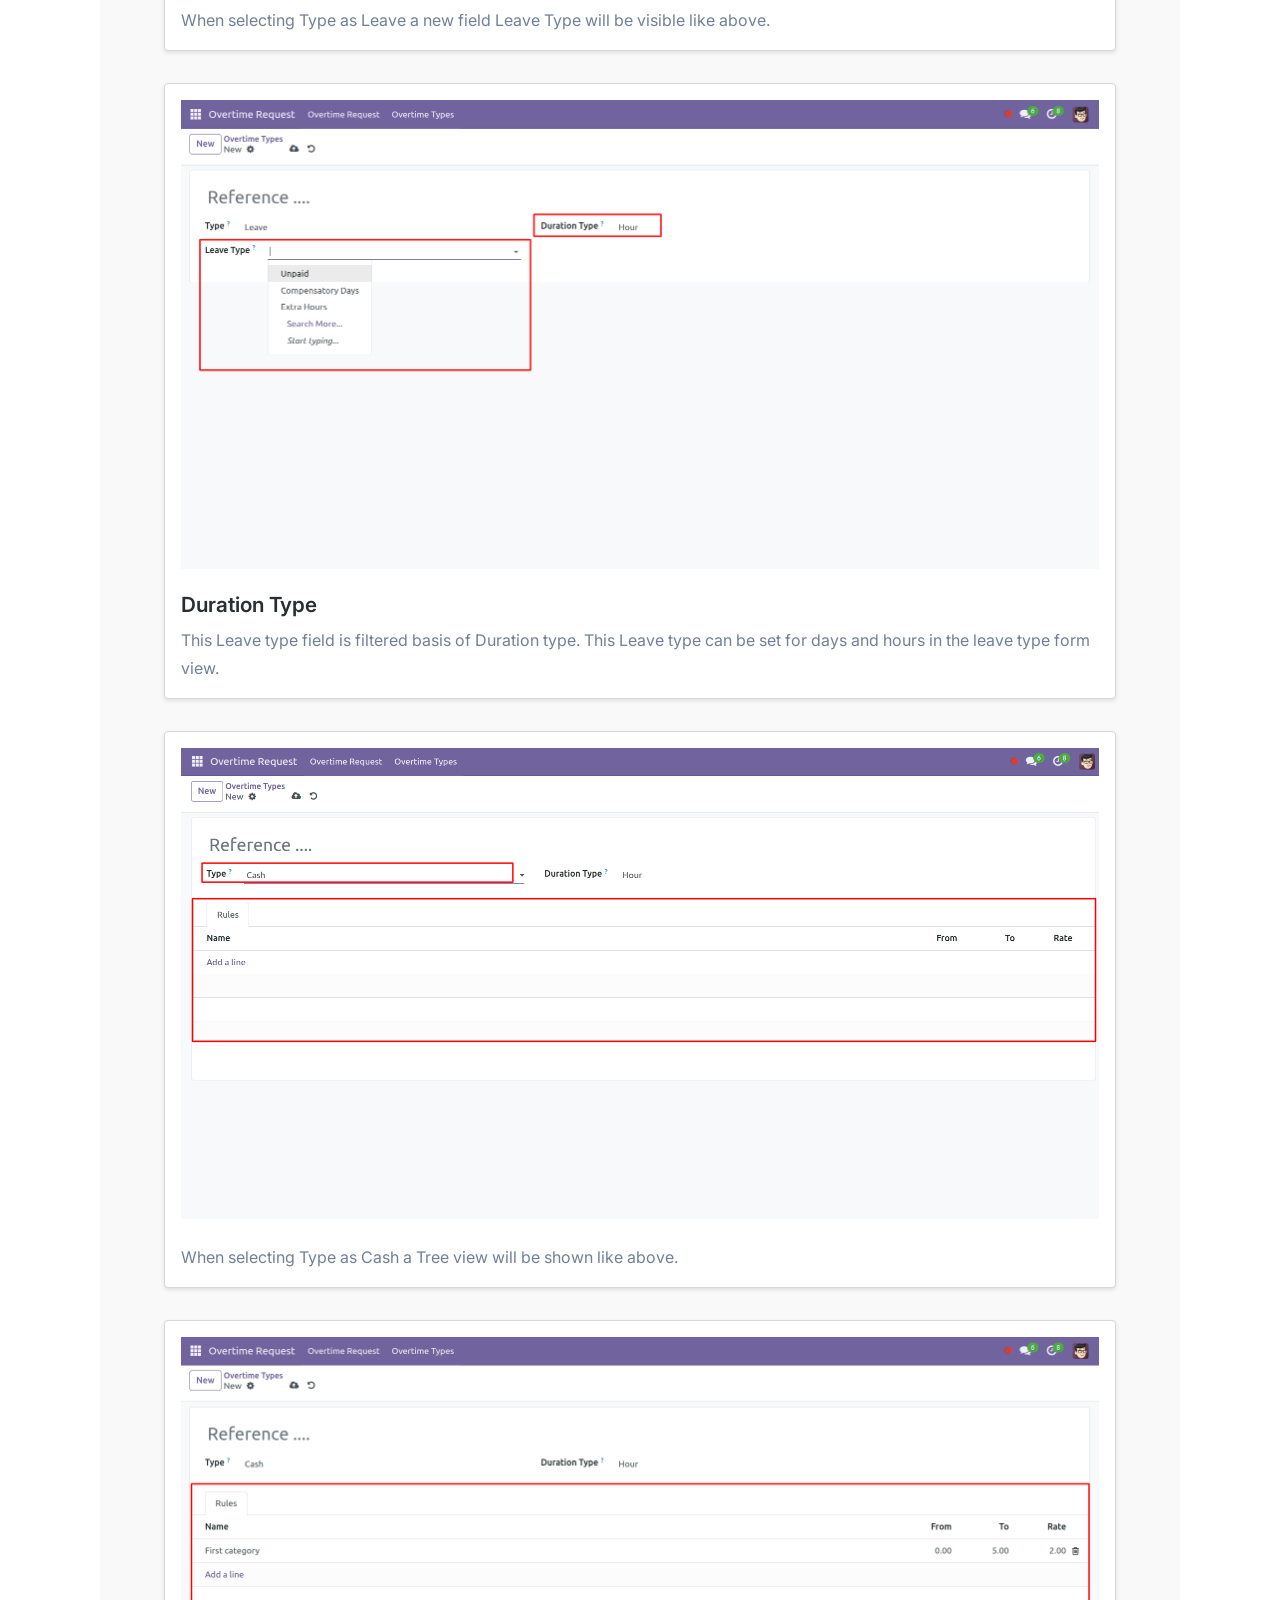
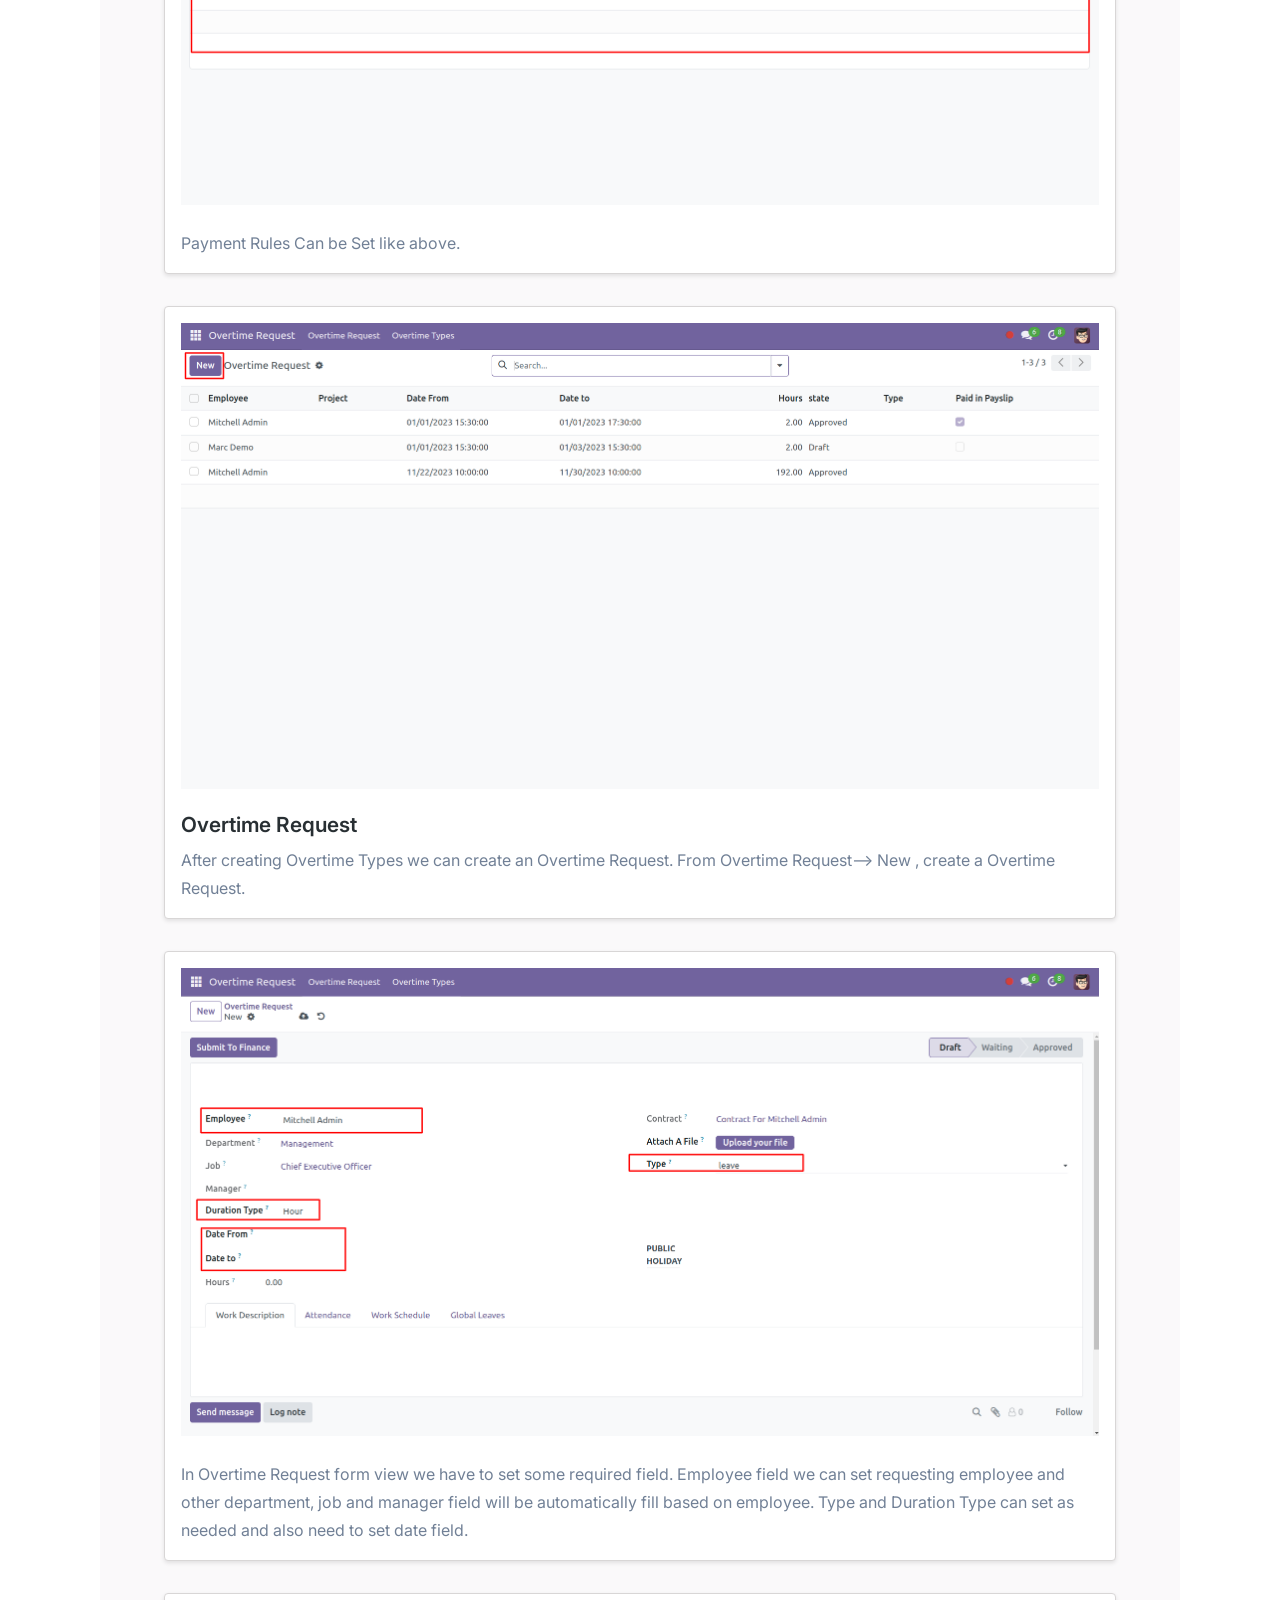
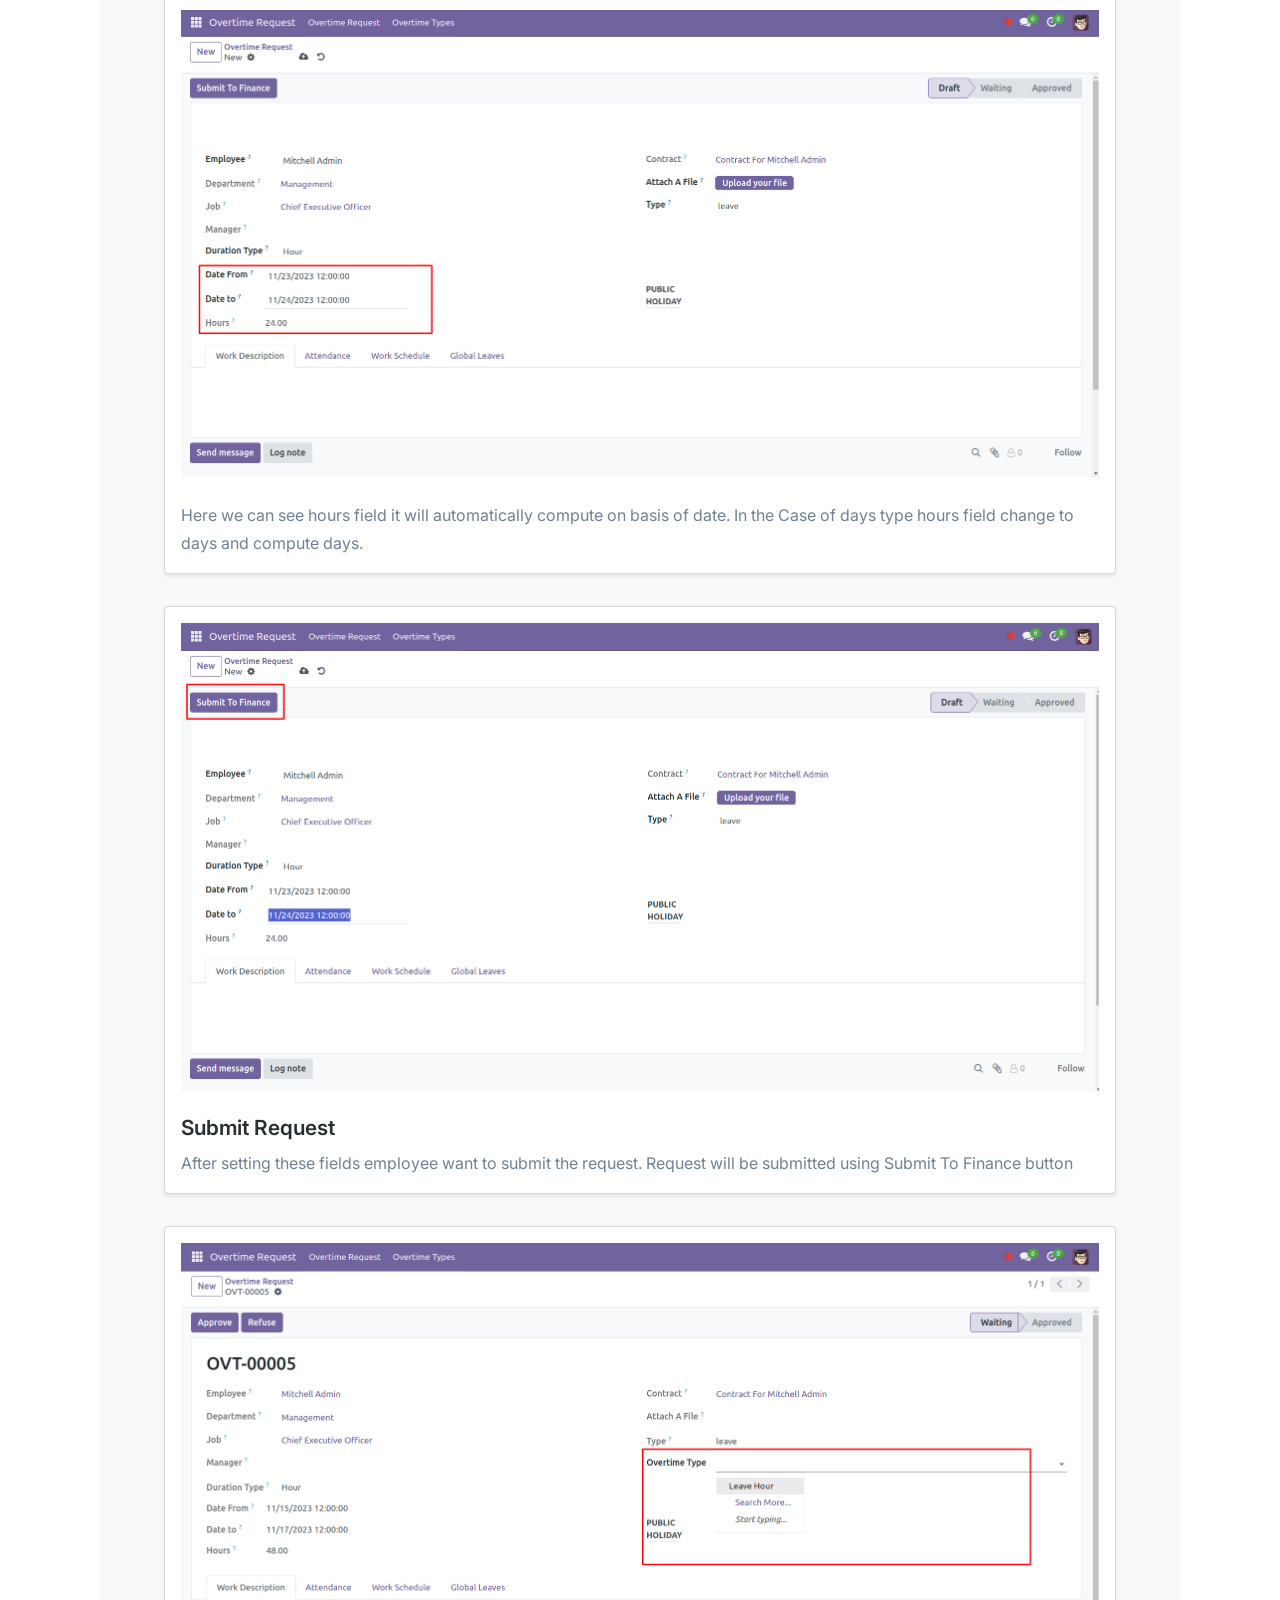
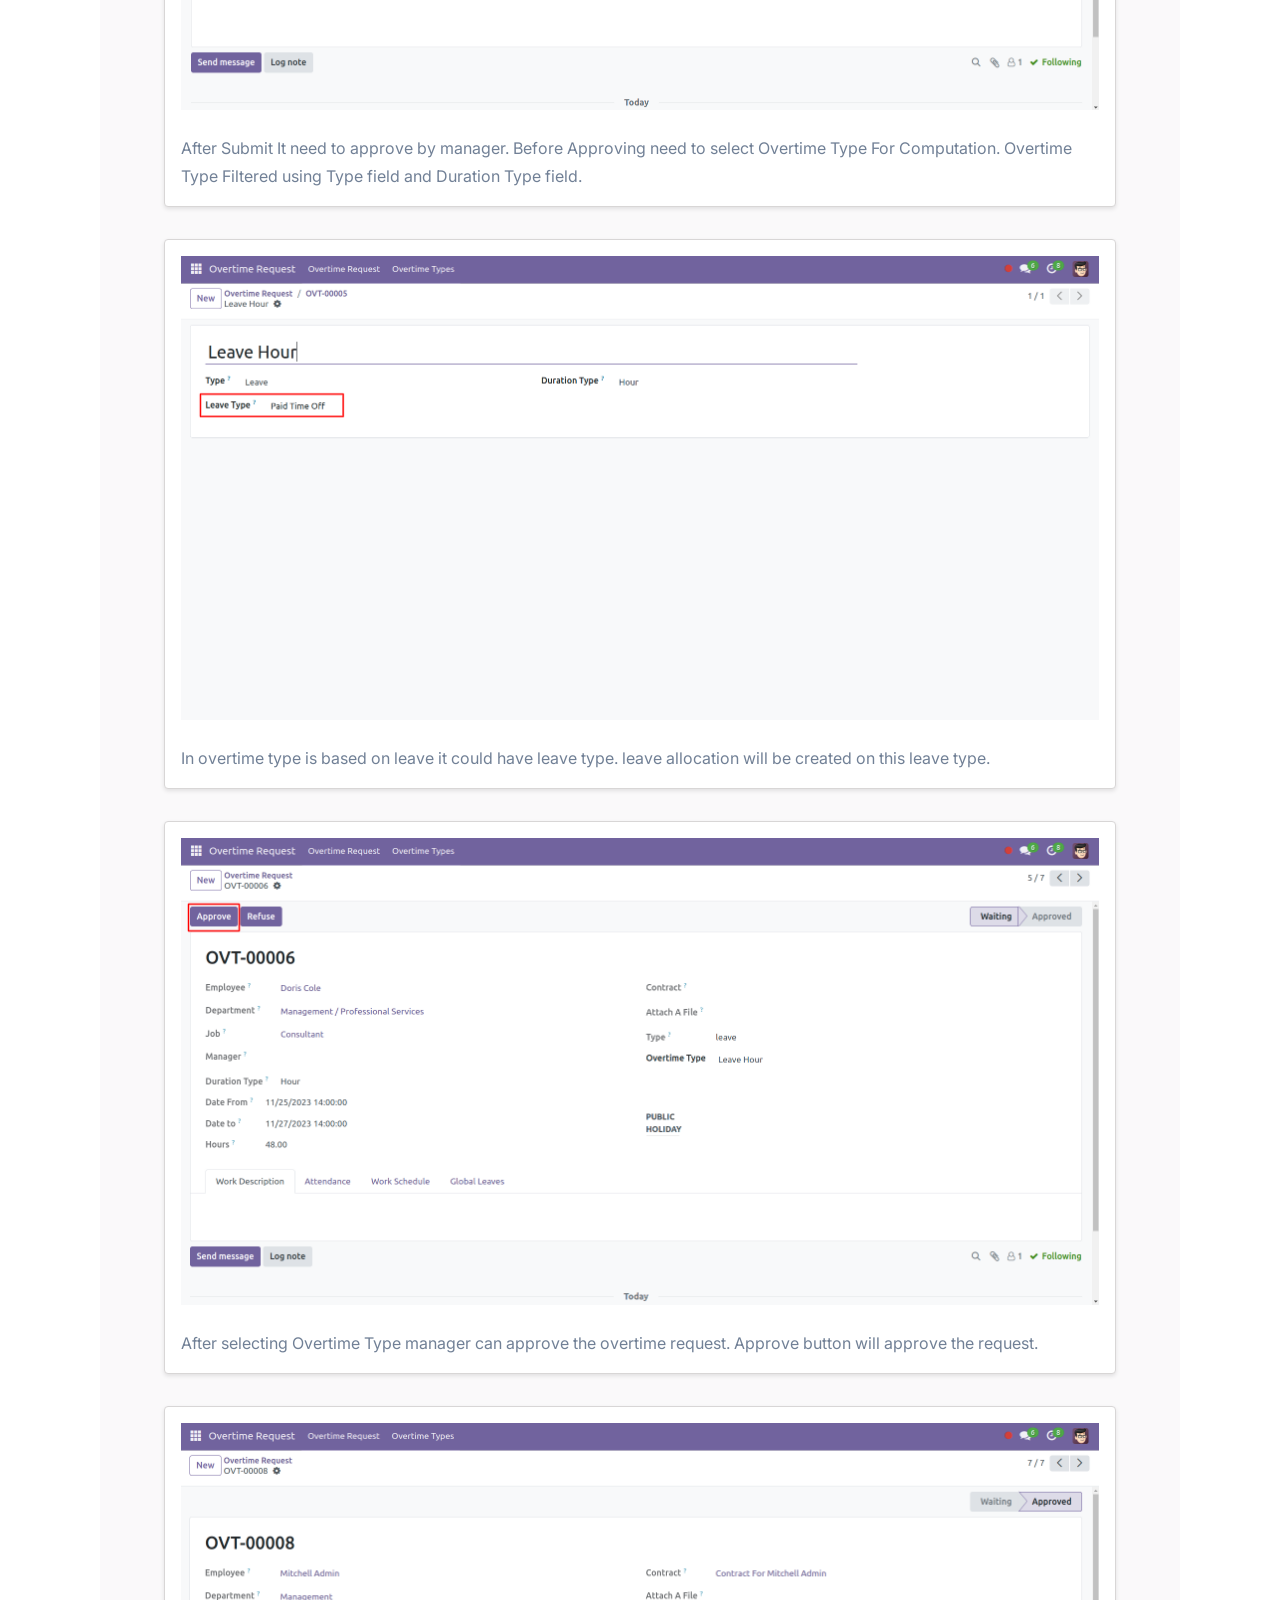
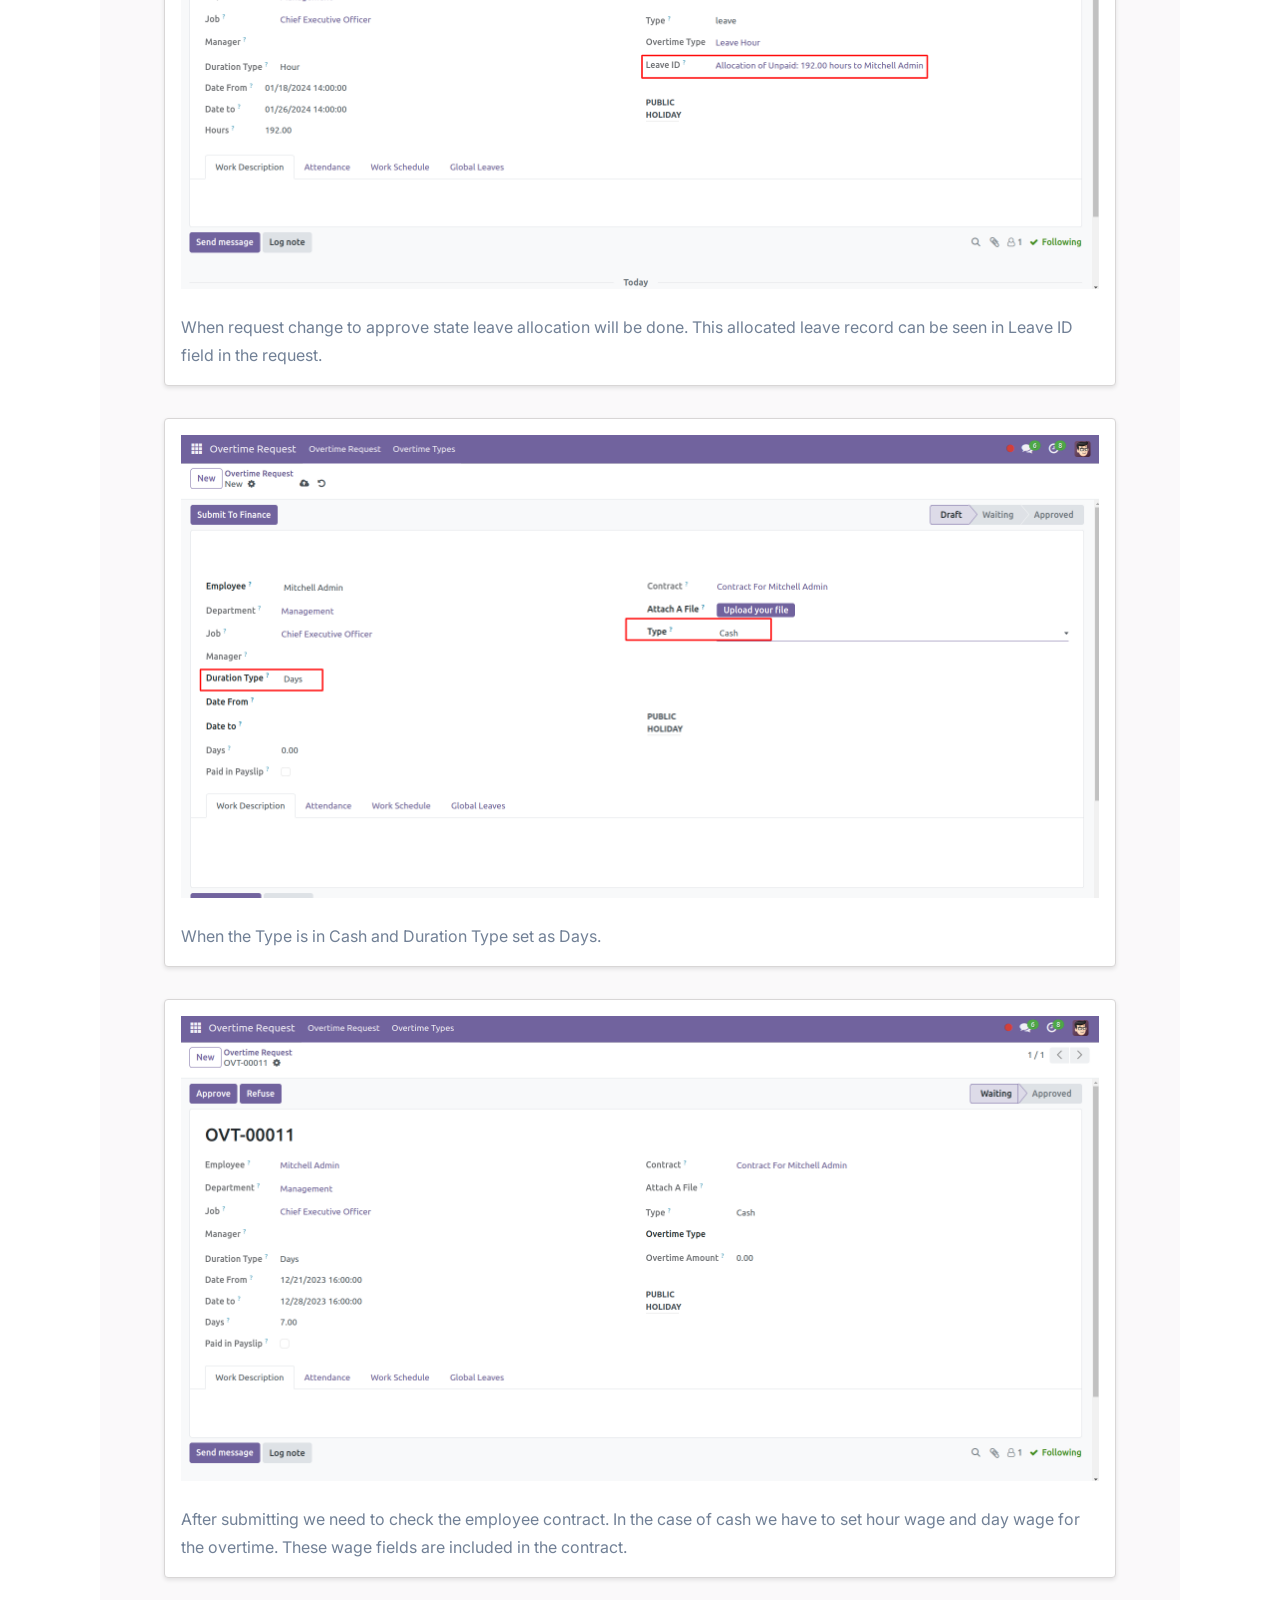
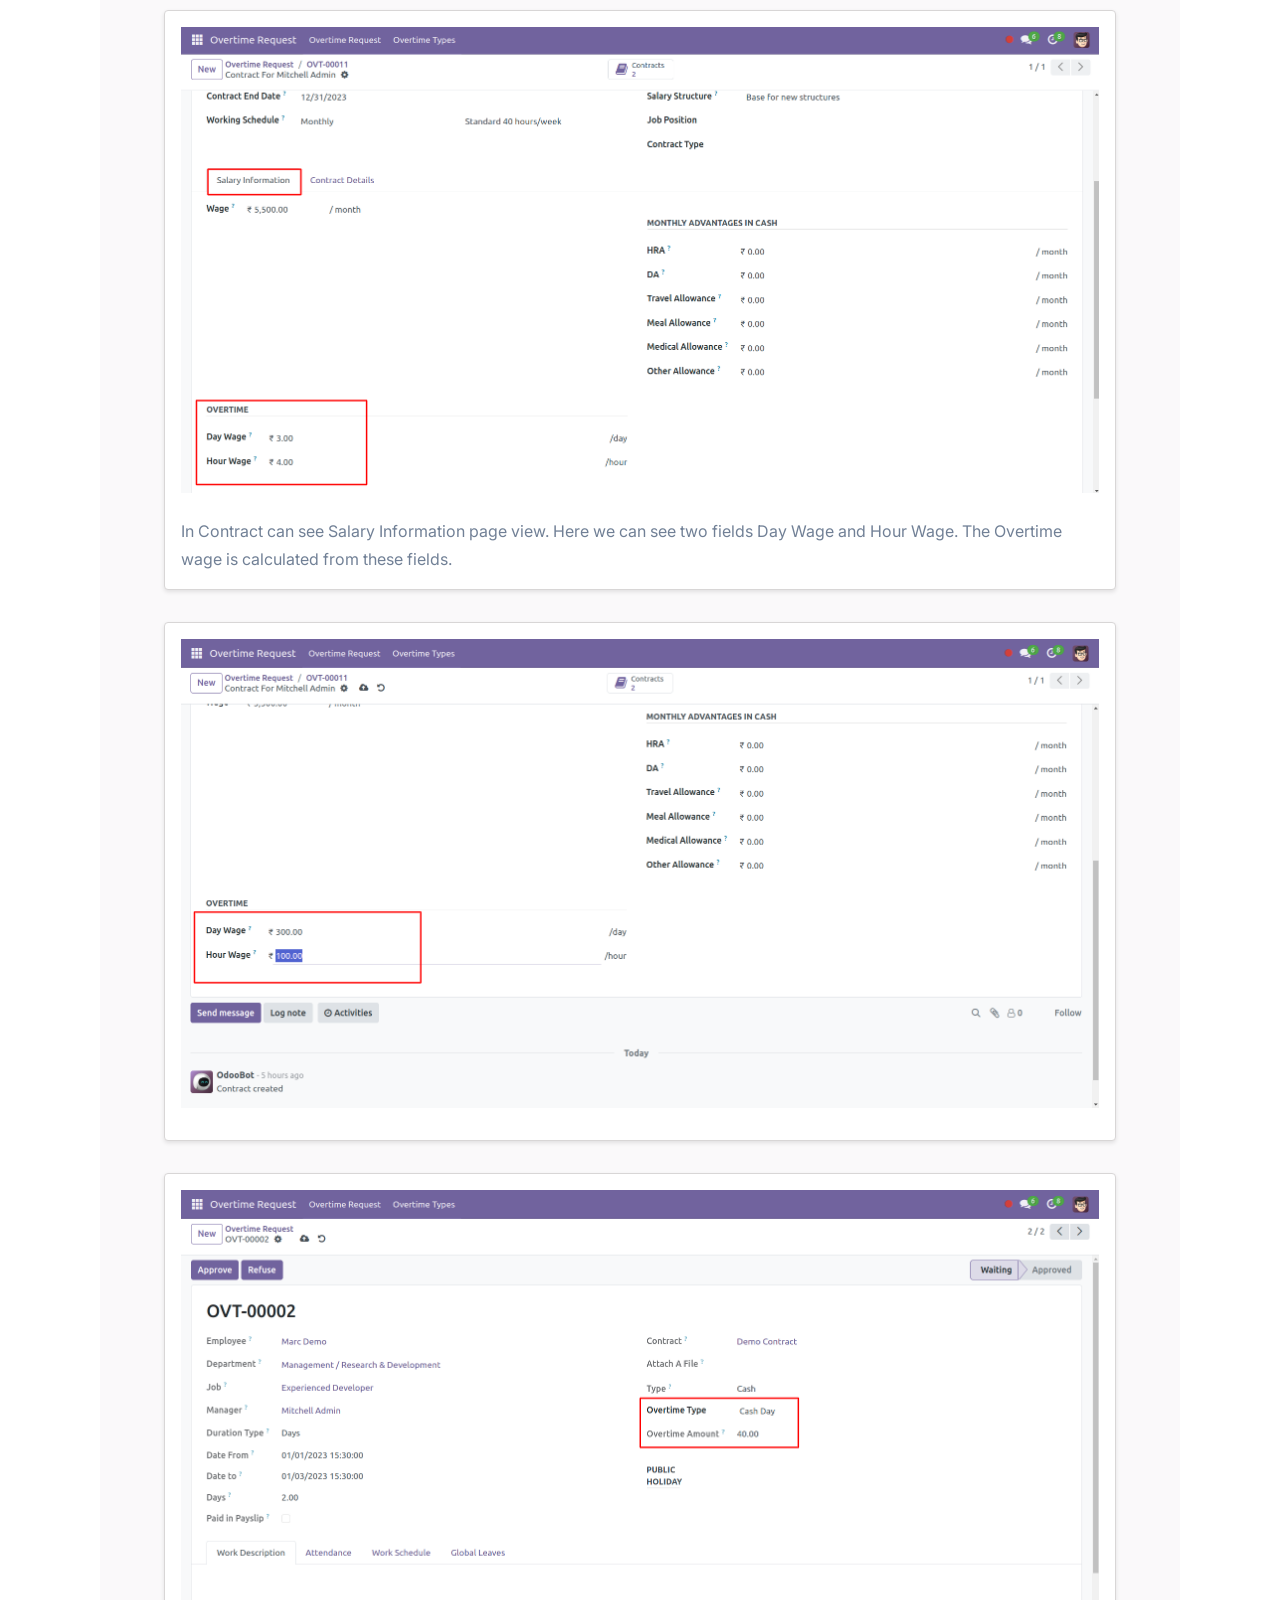
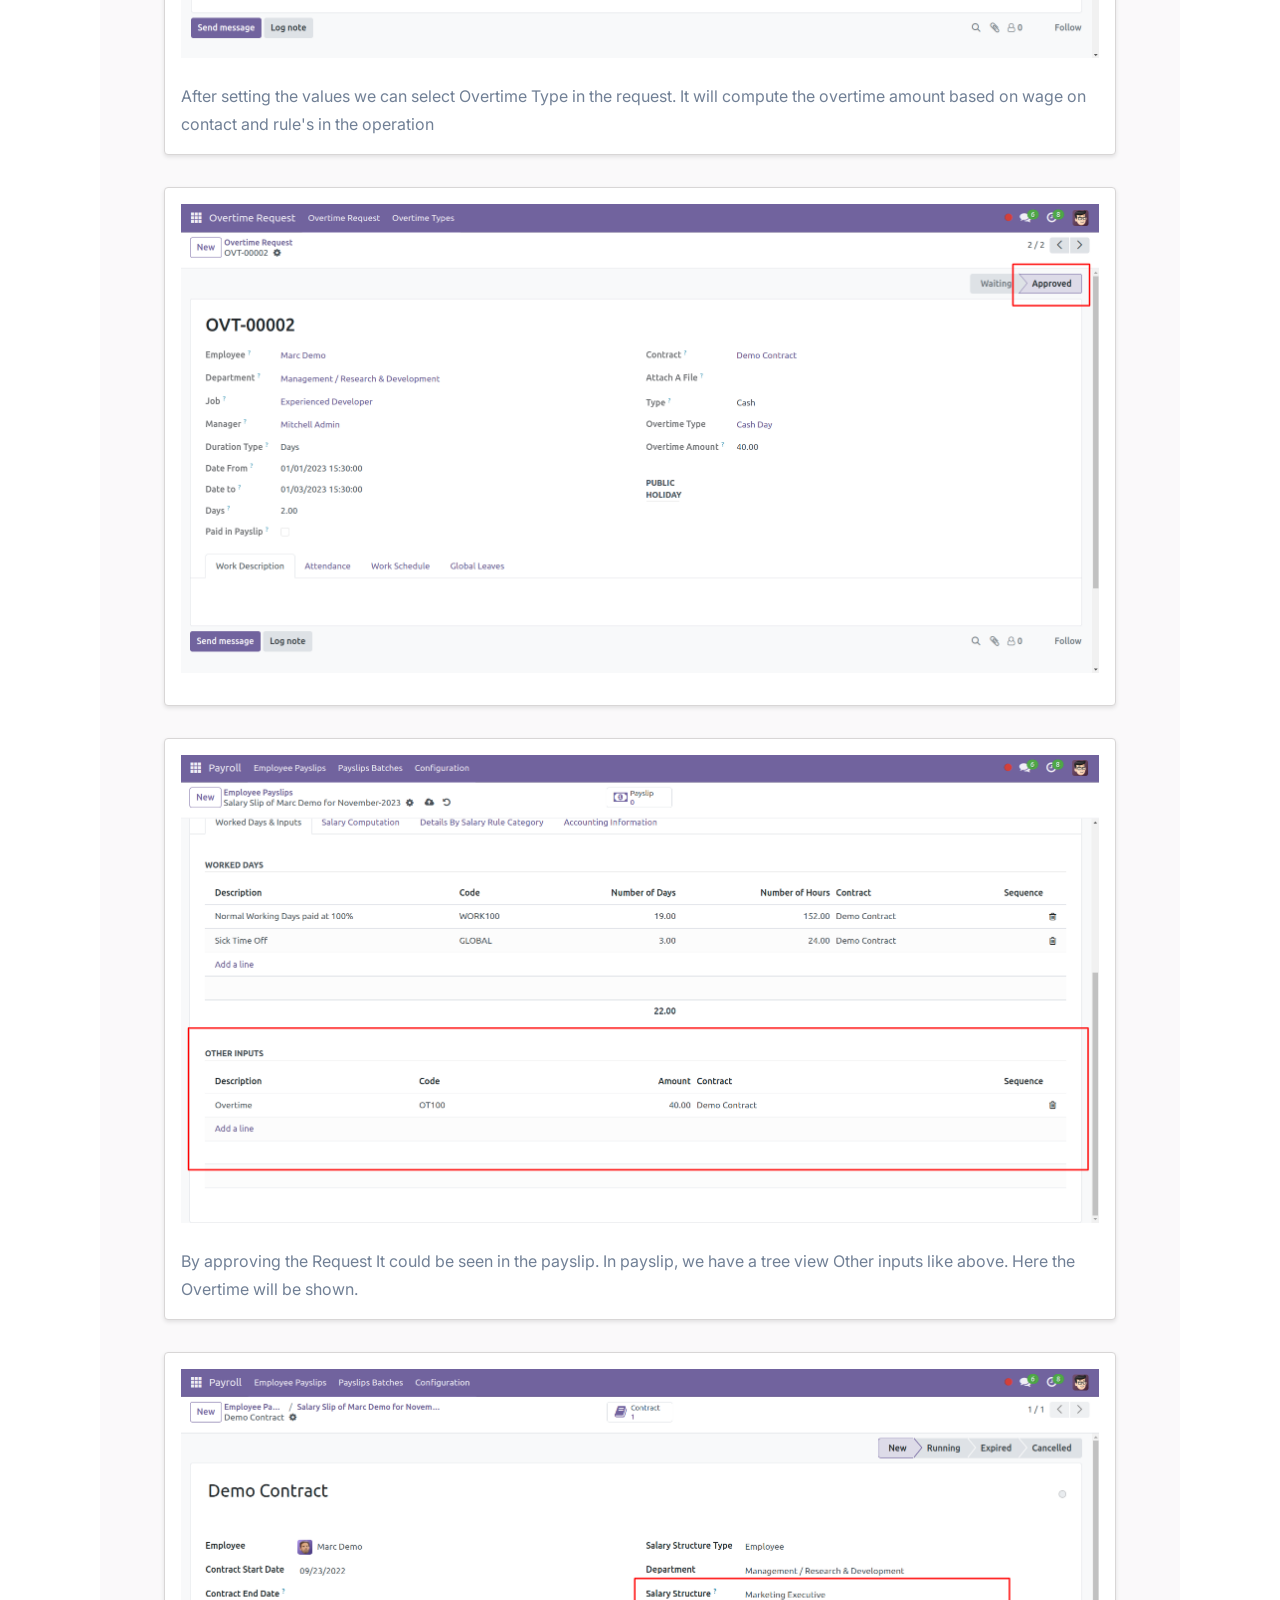
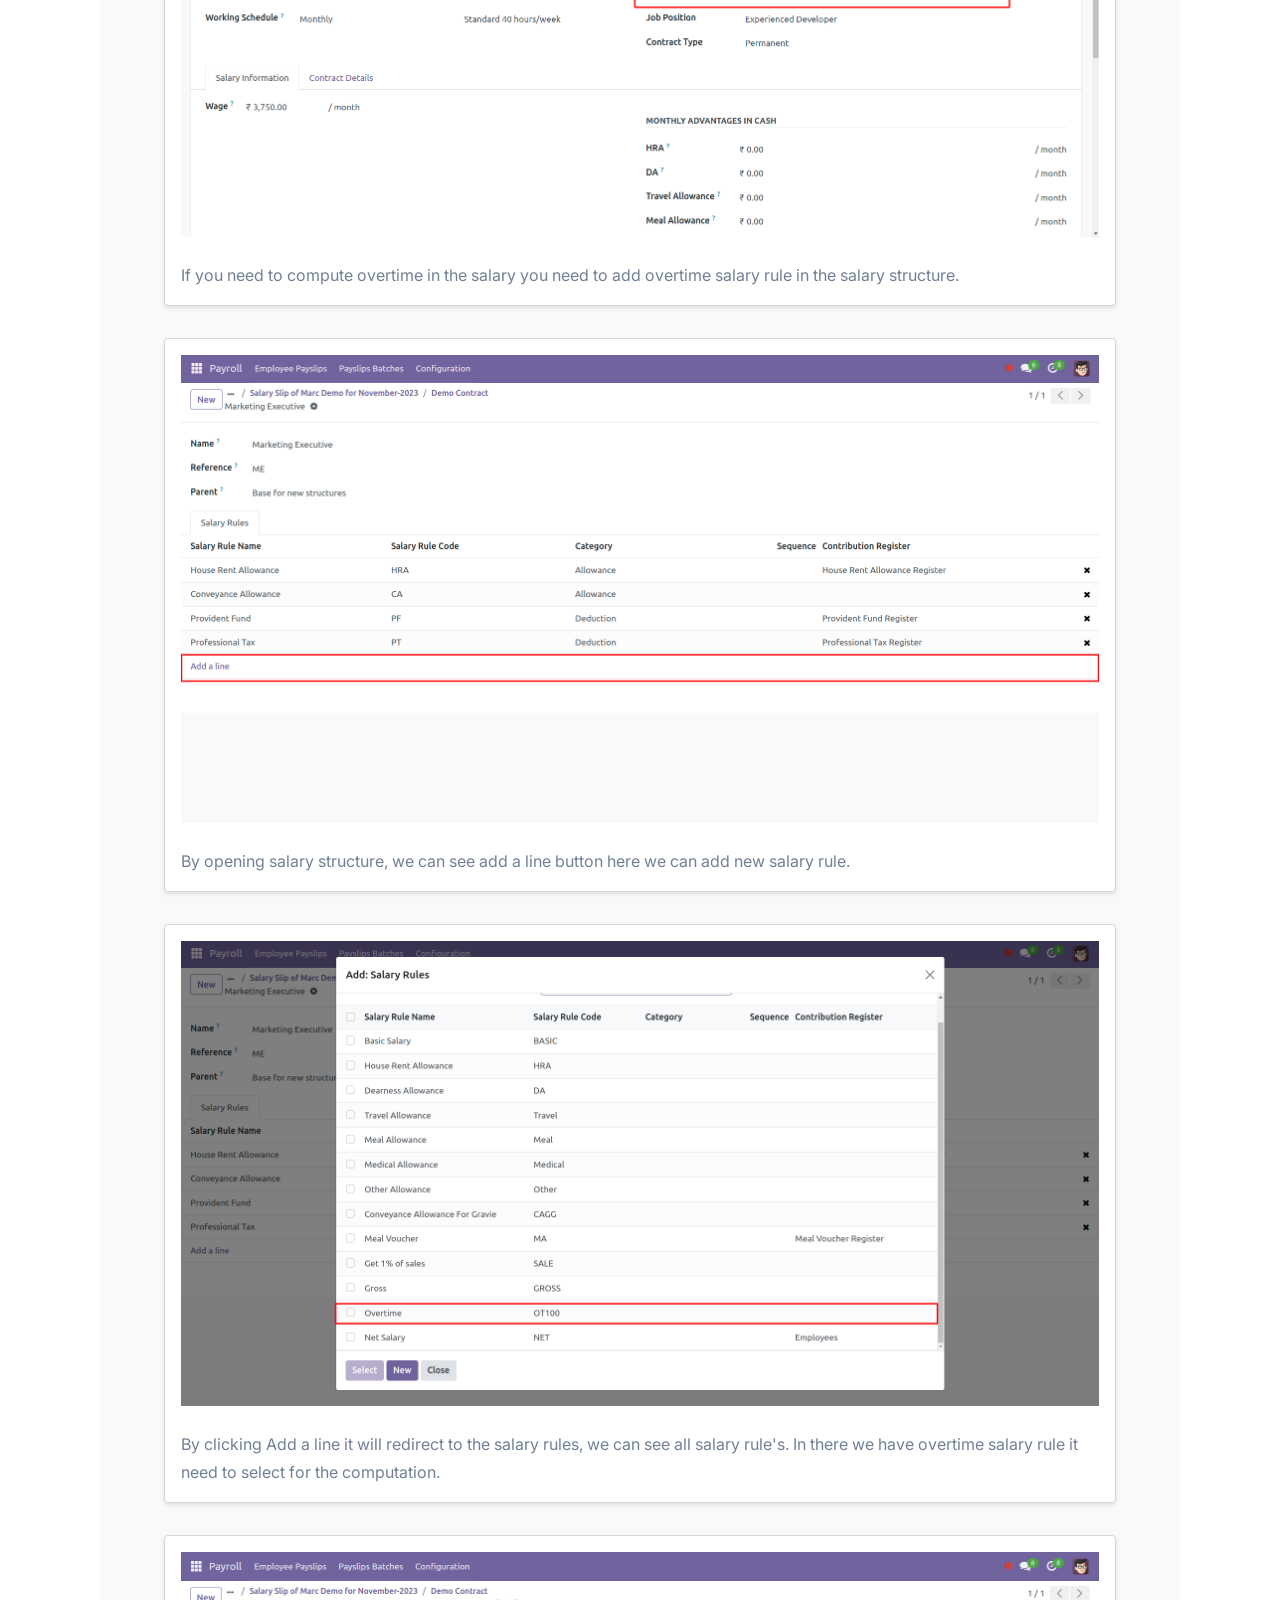
<file: ohrms_overtime/static/description/index.html>
<!DOCTYPE html>
<html lang="en">
<head>
    <meta charset="UTF-8">
    <meta name="viewport" content="width=device-width, initial-scale=1.0">
    <title>Odoo App 3 Index</title>

    <!-- Bootstrap CSS -->
    <link rel="stylesheet"
          href="https://cdn.jsdelivr.net/npm/bootstrap@4.0.0/dist/css/bootstrap.min.css"
          integrity="sha384-Gn5384xqQ1aoWXA+058RXPxPg6fy4IWvTNh0E263XmFcJlSAwiGgFAW/dAiS6JXm"
          crossorigin="anonymous">
    <link rel="stylesheet"
          href="https://cdnjs.cloudflare.com/ajax/libs/font-awesome/6.2.1/css/all.min.css">
    <link rel="preconnect" href="https://fonts.googleapis.com">
    <link rel="preconnect" href="https://fonts.gstatic.com" crossorigin>
    <link href="https://fonts.googleapis.com/css2?family=Inter:wght@400;500;600;700;800&display=swap"
          rel="stylesheet">
</head>
<body>
<section>
    <div class="container"
         style="font-family: 'Inter', sans-serif !important;background-color: #fff !important;">
        <div class="row">
            <div class="col-sm-12 col-md-12 col-lg-12 d-flex justify-content-between flex-wrap align-items-sm-center"
                 style="border-bottom:1px solid rgba(0, 0, 0, 0.22)">
                <div class="my-3">
                    <img src="assets/images/logo-horizontal (1).png"
                         style="width:auto !important; height:20px !important">
                </div>
                <div class="my-3 d-flex align-items-center">
                    <div class="text-center"
                         style="background-color:#017E84 !important;font-size: 0.8rem !important; color:#fff !important; font-weight:500 !important; padding:4px !important; margin:0 3px !important; border-radius:50px !important; min-width: 120px !important;">
                        Community
                    </div>
                </div>
            </div>
        </div>
        <div class="row">
            <div class="col-sm-12 col-md-12 col-lg-12 text-center d-flex align-items-center flex-column"
                 style="margin: 80px 0px !important;">
                <h1 style="font-size: 2.8rem;font-weight: 700; color:
                    #1A202C;">
                    Open HRMS Overtime</h1>
                <p class="my-3 mb-4"
                   style="max-width: 80%; font-weight: 400 !important; line-height: 32px; color: #718096;">
                    A Module for Managing Overtime work of Employees.
                </p>
                <div style="width: 80%;">
                    <img src="assets/screenshots/hero.gif"
                         class="img-responsive" width="100%" height="auto">
                </div>
            </div>
        </div>
        <div class="container mt-5 mb-5">
            <div class="col-lg-12 d-flex flex-column justify-content-center align-items-center mt-4">
                <p class="m-0"
                   style="font-weight: 600; font-size: 24px; color:#00438B !important">
                    Key Highlights
                </p>
            </div>
            <div class="row py-4">
                <div class="col-md-6 col-sm-12 p-3">
                    <div class="d-flex   h-100" style="padding: 30px;border-radius: 12px;
                                    background: #FFF;
                                    box-shadow: 1px 2px 3px 0px rgba(0, 0, 0, 0.25); ">
                        <div style="width: 36px; height: 36px; border-radius: 50%; background: #00438B;
                                    display: flex; justify-content: center; align-items: center;
                                    margin-right: 10px;flex-shrink: 0;">
                            <i class="fa-solid fa-star  "
                               style="color: #fff;font-size:14px;"></i>
                        </div>
                        <div>
                            <p style="color: #1A202C;font-weight: 600;
                                      font-size: 1.2rem; margin-bottom: 2px;">
                                Employee Overtime request can be created using
                                this module.</p>
                            <p class="m-0" style="color:#718096">
                            </p>
                        </div>
                    </div>
                </div>
                <div class="col-md-6 col-sm-12 p-3">
                    <div class="d-flex   h-100" style="padding: 30px;border-radius: 12px;
                                    background: #FFF;
                                    box-shadow: 1px 2px 3px 0px rgba(0, 0, 0, 0.25); ">
                        <div style="width: 36px; height: 36px; border-radius: 50%; background:#00438B;
                                    display: flex; justify-content: center; align-items: center;
                                    margin-right: 10px;flex-shrink: 0;">
                            <i class="fa-solid fa-star  "
                               style="color: #fff;font-size:14px;"></i>
                        </div>
                        <div>
                            <p style="color: #1A202C;font-weight: 600;
                                      font-size: 1.2rem; margin-bottom: 2px;">
                                Overtime can be used either for the allocation
                                of
                                leave or for receiving cash payment.</p>
                            <p class="m-0" style="color:#718096">
                            </p>
                        </div>
                    </div>
                </div>
                <div class="col-md-6 col-sm-12 p-3">
                    <div class="d-flex   h-100" style="padding: 30px;border-radius: 12px;
                                    background: #FFF;
                                    box-shadow: 1px 2px 3px 0px rgba(0, 0, 0, 0.25); ">
                        <div style="width: 36px; height: 36px; border-radius: 50%; background:#00438B;
                                    display: flex; justify-content: center; align-items: center;
                                    margin-right: 10px;flex-shrink: 0;">
                            <i class="fa-solid fa-star  "
                               style="color: #fff;font-size:14px;"></i>
                        </div>
                        <div>
                            <p style="color: #1A202C;font-weight: 600;
                                      font-size: 1.2rem; margin-bottom: 2px;">
                                Overtime request can be created for hours
                                and days.
                            </p>
                            <p class="m-0" style="color:#718096">
                            </p>
                        </div>
                    </div>
                </div>
            </div>
        </div>
        <div class="container rounded">
            <ul class="nav nav-tabs d-flex"
                style="width: fit-content;margin: 0 auto;gap: 1rem;">
                <li class="col text-center py-2 text-nowrap "
                    style="color: #fff; background-color: #00438B;border-radius: 6px 6px 0px 0px;">
                    <a
                            class="active show" data-toggle="tab" href="#tab1"
                            style="color: #fff;font-weight: 500; background-color: #00438B; text-decoration: none;">
                        <i class="fa-regular fa-image  pr-2"
                           style="color: #fff;"></i>
                        Screenshots</a></li>

                <li class="col text-center py-2 text-nowrap "
                    style="color: #fff; background-color: #00438B;border-radius: 6px 6px 0px 0px;">
                    <a
                            data-toggle="tab" href="#tab2"
                            style="color: #fff;font-weight: 500;  text-decoration: none;"><i
                            class="fa-solid fa-star  pr-2"
                            style="color: #fff;"></i>Features</a></li>
                <li class="col text-center py-2 text-nowrap "
                    style="color: #fff; background-color: #00438B;border-radius: 6px 6px 0px 0px;">
                    <a
                            data-toggle="tab" href="#tab3"
                            style="color: #fff;font-weight: 500; text-decoration: none; background-color:#00438B;"><i
                            class="fa-solid fa-book-open  pr-2"
                            style="color: #fff;"></i>Released Notes</a></li>
            </ul>
            <div class="tab-content"
                 style="background-color: rgba(121, 113, 119, 0.04);">
                <div id="tab1" class="tab-pane fade in active show">
                    <div class="col-lg-12 py-2"
                         style="padding: 1rem 4rem !important;">
                        <div
                                style="border: 1px solid #d8d6d6; border-radius: 4px; background: #fff; box-shadow: 0 2px 4px rgba(0, 0, 0, 0.1);">
                            <div class="row justify-content-center p-3 w-100 m-0">

                                <img src="assets/screenshots/overtime1.png"
                                     class="img-responsive" width="100%"
                                     height="auto">
                            </div>
                            <div class="px-3">
                                <h4 class="mt-2"
                                    style=" font-weight:600 !important; color:#282F33 !important; font-size:1.3rem !important">
                                    Overtime Types</h4>
                                <p style=" color:#718096!important; font-size:1rem !important;line-height: 28px;">
                                    From Overtime Types --> New, create a new
                                    Overtime Type.
                                </p>
                            </div>
                        </div>
                    </div>
                    <div class="col-lg-12 py-2"
                         style="padding: 1rem 4rem !important;">
                        <div
                                style="border: 1px solid #d8d6d6; border-radius: 4px;  background: #fff; box-shadow: 0 2px 4px rgba(0, 0, 0, 0.1);">
                            <div class="row justify-content-center p-3 w-100 m-0">

                                <img src="assets/screenshots/overtime2.png"
                                     class="img-responsive" width="100%"
                                     height="auto">
                            </div>
                            <div class="px-3">
                                <h4 class="mt-2"
                                    style=" font-weight:600 !important; color:#282F33 !important; font-size:1.3rem !important">
                                </h4>
                                <p style=" color:#718096!important; font-size:1rem !important;line-height: 28px;">
                                    In the overtime type form view we can see
                                    some fields.
                                    In Reference field user can give name for
                                    the overtime type.
                                    In Type filed we have two types Cash and
                                    Leave.
                                    In Duration Type filed we have two types
                                    Hours and Days.
                                    User can create overtime type in needed
                                    specification.
                                </p>
                            </div>
                        </div>
                    </div>
                    <div class="col-lg-12 py-2"
                         style="padding: 1rem 4rem !important;">
                        <div
                                style="border: 1px solid #d8d6d6; border-radius: 4px; background: #fff; box-shadow: 0 2px 4px rgba(0, 0, 0, 0.1);">
                            <div class="row justify-content-center p-3 w-100 m-0">

                                <img src="assets/screenshots/overtime3.png"
                                     class="img-responsive" width="100%"
                                     height="auto">
                            </div>
                            <div class="px-3">
                                <h4 class="mt-2"
                                    style=" font-weight:600 !important; color:#282F33 !important; font-size:1.3rem !important"></h4>
                                <p style=" color:#718096!important; font-size:1rem !important;line-height: 28px;">
                                    When selecting Type as Leave a new field
                                    Leave Type will be visible like above.
                                </p>
                            </div>
                        </div>
                    </div>
                    <div class="col-lg-12 py-2"
                         style="padding: 1rem 4rem !important;">
                        <div
                                style="border: 1px solid #d8d6d6; border-radius: 4px; background: #fff; box-shadow: 0 2px 4px rgba(0, 0, 0, 0.1);">
                            <div class="row justify-content-center p-3 w-100 m-0">

                                <img src="assets/screenshots/overtime4.png"
                                     class="img-responsive" width="100%"
                                     height="auto">
                            </div>
                            <div class="px-3">
                                <h4 class="mt-2"
                                    style=" font-weight:600 !important; color:#282F33 !important; font-size:1.3rem !important">
                                    Duration Type</h4>
                                <p style=" color:#718096!important; font-size:1rem !important;line-height: 28px;">
                                    This Leave type field is filtered basis of
                                    Duration type.
                                    This Leave type can be set for days and
                                    hours in the leave type form view.
                                </p>
                            </div>
                        </div>
                    </div>
                    <div class="col-lg-12 py-2"
                         style="padding: 1rem 4rem !important;">
                        <div
                                style="border: 1px solid #d8d6d6; border-radius: 4px; background: #fff; box-shadow: 0 2px 4px rgba(0, 0, 0, 0.1);">
                            <div class="row justify-content-center p-3 w-100 m-0">

                                <img src="assets/screenshots/overtime5.png"
                                     class="img-responsive" width="100%"
                                     height="auto">
                            </div>
                            <div class="px-3">
                                <h4 class="mt-2"
                                    style=" font-weight:600 !important; color:#282F33 !important; font-size:1.3rem !important"></h4>
                                <p style=" color:#718096!important; font-size:1rem !important;line-height: 28px;">
                                    When selecting Type as Cash a Tree view will
                                    be shown like above.
                                </p>
                            </div>
                        </div>
                    </div>
                    <div class="col-lg-12 py-2"
                         style="padding: 1rem 4rem !important;">
                        <div
                                style="border: 1px solid #d8d6d6; border-radius: 4px; background: #fff; box-shadow: 0 2px 4px rgba(0, 0, 0, 0.1);">
                            <div class="row justify-content-center p-3 w-100 m-0">

                                <img src="assets/screenshots/overtime6.png"
                                     class="img-responsive" width="100%"
                                     height="auto">
                            </div>
                            <div class="px-3">
                                <h4 class="mt-2"
                                    style=" font-weight:600 !important; color:#282F33 !important; font-size:1.3rem !important"></h4>
                                <p style=" color:#718096!important; font-size:1rem !important;line-height: 28px;">
                                    Payment Rules Can be Set like above.
                                </p>
                            </div>
                        </div>
                    </div>
                    <div class="col-lg-12 py-2"
                         style="padding: 1rem 4rem !important;">
                        <div
                                style="border: 1px solid #d8d6d6; border-radius: 4px; background: #fff; box-shadow: 0 2px 4px rgba(0, 0, 0, 0.1);">
                            <div class="row justify-content-center p-3 w-100 m-0">

                                <img src="assets/screenshots/overtime7.png"
                                     class="img-responsive" width="100%"
                                     height="auto">
                            </div>
                            <div class="px-3">
                                <h4 class="mt-2"
                                    style=" font-weight:600 !important; color:#282F33 !important; font-size:1.3rem !important">
                                    Overtime Request</h4>
                                <p style=" color:#718096!important; font-size:1rem !important;line-height: 28px;">
                                    After creating Overtime Types we can create
                                    an Overtime Request.
                                    From Overtime Request--> New , create a
                                    Overtime Request.
                                </p>
                            </div>
                        </div>
                    </div>
                    <div class="col-lg-12 py-2"
                         style="padding: 1rem 4rem !important;">
                        <div
                                style="border: 1px solid #d8d6d6; border-radius: 4px; background: #fff; box-shadow: 0 2px 4px rgba(0, 0, 0, 0.1);">
                            <div class="row justify-content-center p-3 w-100 m-0">

                                <img src="assets/screenshots/overtime8.png"
                                     class="img-responsive" width="100%"
                                     height="auto">
                            </div>
                            <div class="px-3">
                                <h4 class="mt-2"
                                    style=" font-weight:600 !important; color:#282F33 !important; font-size:1.3rem !important"></h4>
                                <p style=" color:#718096!important; font-size:1rem !important;line-height: 28px;">
                                    In Overtime Request form view we have to set
                                    some required field.
                                    Employee field we can set requesting
                                    employee and other department, job and
                                    manager
                                    field will be automatically fill based on
                                    employee.
                                    Type and Duration Type can set as needed and
                                    also need to set date field.
                                </p>
                            </div>
                        </div>
                    </div>
                    <div class="col-lg-12 py-2"
                         style="padding: 1rem 4rem !important;">
                        <div
                                style="border: 1px solid #d8d6d6; border-radius: 4px; background: #fff; box-shadow: 0 2px 4px rgba(0, 0, 0, 0.1);">
                            <div class="row justify-content-center p-3 w-100 m-0">

                                <img src="assets/screenshots/overtime9.png"
                                     class="img-responsive" width="100%"
                                     height="auto">
                            </div>
                            <div class="px-3">
                                <h4 class="mt-2"
                                    style=" font-weight:600 !important; color:#282F33 !important; font-size:1.3rem !important"></h4>
                                <p style=" color:#718096!important; font-size:1rem !important;line-height: 28px;">
                                    Here we can see hours field it will
                                    automatically compute on basis of date.
                                    In the Case of days type hours field change
                                    to days and compute days.
                                </p>
                            </div>
                        </div>
                    </div>
                    <div class="col-lg-12 py-2"
                         style="padding: 1rem 4rem !important;">
                        <div
                                style="border: 1px solid #d8d6d6; border-radius: 4px; background: #fff; box-shadow: 0 2px 4px rgba(0, 0, 0, 0.1);">
                            <div class="row justify-content-center p-3 w-100 m-0">

                                <img src="assets/screenshots/overtime10.png"
                                     class="img-responsive" width="100%"
                                     height="auto">
                            </div>
                            <div class="px-3">
                                <h4 class="mt-2"
                                    style=" font-weight:600 !important; color:#282F33 !important; font-size:1.3rem !important">
                                    Submit Request</h4>
                                <p style=" color:#718096!important; font-size:1rem !important;line-height: 28px;">
                                    After setting these fields employee want to
                                    submit the request.
                                    Request will be submitted using Submit To
                                    Finance button
                                </p>
                            </div>
                        </div>
                    </div>
                    <div class="col-lg-12 py-2"
                         style="padding: 1rem 4rem !important;">
                        <div
                                style="border: 1px solid #d8d6d6; border-radius: 4px; background: #fff; box-shadow: 0 2px 4px rgba(0, 0, 0, 0.1);">
                            <div class="row justify-content-center p-3 w-100 m-0">

                                <img src="assets/screenshots/overtime11.png"
                                     class="img-responsive" width="100%"
                                     height="auto">
                            </div>
                            <div class="px-3">
                                <h4 class="mt-2"
                                    style=" font-weight:600 !important; color:#282F33 !important; font-size:1.3rem !important"></h4>
                                <p style=" color:#718096!important; font-size:1rem !important;line-height: 28px;">
                                    After Submit It need to approve by manager.
                                    Before Approving need to select Overtime
                                    Type For Computation.
                                    Overtime Type Filtered using Type field and
                                    Duration Type field.
                                </p>
                            </div>
                        </div>
                    </div>
                    <div class="col-lg-12 py-2"
                         style="padding: 1rem 4rem !important;">
                        <div
                                style="border: 1px solid #d8d6d6; border-radius: 4px; background: #fff; box-shadow: 0 2px 4px rgba(0, 0, 0, 0.1);">
                            <div class="row justify-content-center p-3 w-100 m-0">

                                <img src="assets/screenshots/overtime12.png"
                                     class="img-responsive" width="100%"
                                     height="auto">
                            </div>
                            <div class="px-3">
                                <h4 class="mt-2"
                                    style=" font-weight:600 !important; color:#282F33 !important; font-size:1.3rem !important"></h4>
                                <p style=" color:#718096!important; font-size:1rem !important;line-height: 28px;">
                                    In overtime type is based on leave it could
                                    have leave type.
                                    leave allocation will be created on this
                                    leave type.
                                </p>
                            </div>
                        </div>
                    </div>
                    <div class="col-lg-12 py-2"
                         style="padding: 1rem 4rem !important;">
                        <div
                                style="border: 1px solid #d8d6d6; border-radius: 4px; background: #fff; box-shadow: 0 2px 4px rgba(0, 0, 0, 0.1);">
                            <div class="row justify-content-center p-3 w-100 m-0">

                                <img src="assets/screenshots/overtime14.png"
                                     class="img-responsive" width="100%"
                                     height="auto">
                            </div>
                            <div class="px-3">
                                <h4 class="mt-2"
                                    style=" font-weight:600 !important; color:#282F33 !important; font-size:1.3rem !important"></h4>
                                <p style=" color:#718096!important; font-size:1rem !important;line-height: 28px;">
                                    After selecting Overtime Type manager can
                                    approve the overtime request.
                                    Approve button will approve the request.
                                </p>
                            </div>
                        </div>
                    </div>
                    <div class="col-lg-12 py-2"
                         style="padding: 1rem 4rem !important;">
                        <div
                                style="border: 1px solid #d8d6d6; border-radius: 4px; background: #fff; box-shadow: 0 2px 4px rgba(0, 0, 0, 0.1);">
                            <div class="row justify-content-center p-3 w-100 m-0">

                                <img src="assets/screenshots/overtime13.png"
                                     class="img-responsive" width="100%"
                                     height="auto">
                            </div>
                            <div class="px-3">
                                <h4 class="mt-2"
                                    style=" font-weight:600 !important; color:#282F33 !important; font-size:1.3rem !important"></h4>
                                <p style=" color:#718096!important; font-size:1rem !important;line-height: 28px;">
                                    When request change to approve state leave
                                    allocation will be done.
                                    This allocated leave record can be seen in
                                    Leave ID field in the request.
                                </p>
                            </div>
                        </div>
                    </div>
                    <div class="col-lg-12 py-2"
                         style="padding: 1rem 4rem !important;">
                        <div
                                style="border: 1px solid #d8d6d6; border-radius: 4px; background: #fff; box-shadow: 0 2px 4px rgba(0, 0, 0, 0.1);">
                            <div class="row justify-content-center p-3 w-100 m-0">

                                <img src="assets/screenshots/overtime15.png"
                                     class="img-responsive" width="100%"
                                     height="auto">
                            </div>
                            <div class="px-3">
                                <h4 class="mt-2"
                                    style=" font-weight:600 !important; color:#282F33 !important; font-size:1.3rem !important"></h4>
                                <p style=" color:#718096!important; font-size:1rem !important;line-height: 28px;">
                                    When the Type is in Cash and Duration Type
                                    set as Days.
                                </p>
                            </div>
                        </div>
                    </div>
                    <div class="col-lg-12 py-2"
                         style="padding: 1rem 4rem !important;">
                        <div
                                style="border: 1px solid #d8d6d6; border-radius: 4px; background: #fff; box-shadow: 0 2px 4px rgba(0, 0, 0, 0.1);">
                            <div class="row justify-content-center p-3 w-100 m-0">

                                <img src="assets/screenshots/overtime16.png"
                                     class="img-responsive" width="100%"
                                     height="auto">
                            </div>
                            <div class="px-3">
                                <h4 class="mt-2"
                                    style=" font-weight:600 !important; color:#282F33 !important; font-size:1.3rem !important"></h4>
                                <p style=" color:#718096!important; font-size:1rem !important;line-height: 28px;">
                                    After submitting we need to check the
                                    employee contract.
                                    In the case of cash we have to set hour wage
                                    and day wage for the overtime.
                                    These wage fields are included in the
                                    contract.
                                </p>
                            </div>
                        </div>
                    </div>
                    <div class="col-lg-12 py-2"
                         style="padding: 1rem 4rem !important;">
                        <div
                                style="border: 1px solid #d8d6d6; border-radius: 4px; background: #fff; box-shadow: 0 2px 4px rgba(0, 0, 0, 0.1);">
                            <div class="row justify-content-center p-3 w-100 m-0">

                                <img src="assets/screenshots/overtime17.png"
                                     class="img-responsive" width="100%"
                                     height="auto">
                            </div>
                            <div class="px-3">
                                <h4 class="mt-2"
                                    style=" font-weight:600 !important; color:#282F33 !important; font-size:1.3rem !important"></h4>
                                <p style=" color:#718096!important; font-size:1rem !important;line-height: 28px;">
                                    In Contract can see Salary Information page
                                    view.
                                    Here we can see two fields Day Wage and Hour
                                    Wage.
                                    The Overtime wage is calculated from these
                                    fields.
                                </p>
                            </div>
                        </div>
                    </div>
                    <div class="col-lg-12 py-2"
                         style="padding: 1rem 4rem !important;">
                        <div
                                style="border: 1px solid #d8d6d6; border-radius: 4px; background: #fff; box-shadow: 0 2px 4px rgba(0, 0, 0, 0.1);">
                            <div class="row justify-content-center p-3 w-100 m-0">

                                <img src="assets/screenshots/overtime18.png"
                                     class="img-responsive" width="100%"
                                     height="auto">
                            </div>
                            <div class="px-3">
                                <h4 class="mt-2"
                                    style=" font-weight:600 !important; color:#282F33 !important; font-size:1.3rem !important"></h4>
                                <p style=" color:#718096!important; font-size:1rem !important;line-height: 28px;">

                                </p>
                            </div>
                        </div>
                    </div>
                    <div class="col-lg-12 py-2"
                         style="padding: 1rem 4rem !important;">
                        <div
                                style="border: 1px solid #d8d6d6; border-radius: 4px; background: #fff; box-shadow: 0 2px 4px rgba(0, 0, 0, 0.1);">
                            <div class="row justify-content-center p-3 w-100 m-0">

                                <img src="assets/screenshots/overtime19.png"
                                     class="img-responsive" width="100%"
                                     height="auto">
                            </div>
                            <div class="px-3">
                                <h4 class="mt-2"
                                    style=" font-weight:600 !important; color:#282F33 !important; font-size:1.3rem !important"></h4>
                                <p style=" color:#718096!important; font-size:1rem !important;line-height: 28px;">
                                    After setting the values we can select
                                    Overtime Type in the request.
                                    It will compute the overtime amount based on
                                    wage on contact and rule's in the
                                    operation
                                </p>
                            </div>
                        </div>
                    </div>
                    <div class="col-lg-12 py-2"
                         style="padding: 1rem 4rem !important;">
                        <div
                                style="border: 1px solid #d8d6d6; border-radius: 4px; background: #fff; box-shadow: 0 2px 4px rgba(0, 0, 0, 0.1);">
                            <div class="row justify-content-center p-3 w-100 m-0">

                                <img src="assets/screenshots/overtime20.png"
                                     class="img-responsive" width="100%"
                                     height="auto">
                            </div>
                            <div class="px-3">
                                <h4 class="mt-2"
                                    style=" font-weight:600 !important; color:#282F33 !important; font-size:1.3rem !important"></h4>
                                <p style=" color:#718096!important; font-size:1rem !important;line-height: 28px;">
                                </p>
                            </div>
                        </div>
                    </div>
                    <div class="col-lg-12 py-2"
                         style="padding: 1rem 4rem !important;">
                        <div
                                style="border: 1px solid #d8d6d6; border-radius: 4px; background: #fff; box-shadow: 0 2px 4px rgba(0, 0, 0, 0.1);">
                            <div class="row justify-content-center p-3 w-100 m-0">

                                <img src="assets/screenshots/overtime21.png"
                                     class="img-responsive" width="100%"
                                     height="auto">
                            </div>
                            <div class="px-3">
                                <h4 class="mt-2"
                                    style=" font-weight:600 !important; color:#282F33 !important; font-size:1.3rem !important"></h4>
                                <p style=" color:#718096!important; font-size:1rem !important;line-height: 28px;">
                                    By approving the Request It could be seen in
                                    the payslip.
                                    In payslip, we have a tree view Other inputs
                                    like above.
                                    Here the Overtime will be shown.
                                </p>
                            </div>
                        </div>
                    </div>
                    <div class="col-lg-12 py-2"
                         style="padding: 1rem 4rem !important;">
                        <div
                                style="border: 1px solid #d8d6d6; border-radius: 4px; background: #fff; box-shadow: 0 2px 4px rgba(0, 0, 0, 0.1);">
                            <div class="row justify-content-center p-3 w-100 m-0">

                                <img src="assets/screenshots/overtime22.png"
                                     class="img-responsive" width="100%"
                                     height="auto">
                            </div>
                            <div class="px-3">
                                <h4 class="mt-2"
                                    style=" font-weight:600 !important; color:#282F33 !important; font-size:1.3rem !important"></h4>
                                <p style=" color:#718096!important; font-size:1rem !important;line-height: 28px;">
                                    If you need to compute overtime in the
                                    salary you need to add overtime salary rule
                                    in the salary structure.
                            </div>
                        </div>
                    </div>
                    <div class="col-lg-12 py-2"
                         style="padding: 1rem 4rem !important;">
                        <div
                                style="border: 1px solid #d8d6d6; border-radius: 4px; background: #fff; box-shadow: 0 2px 4px rgba(0, 0, 0, 0.1);">
                            <div class="row justify-content-center p-3 w-100 m-0">

                                <img src="assets/screenshots/overtime23.png"
                                     class="img-responsive" width="100%"
                                     height="auto">
                            </div>
                            <div class="px-3">
                                <h4 class="mt-2"
                                    style=" font-weight:600 !important; color:#282F33 !important; font-size:1.3rem !important"></h4>
                                <p style=" color:#718096!important; font-size:1rem !important;line-height: 28px;">
                                    By opening salary structure,
                                    we can see add a line button here we can add
                                    new salary rule.
                                </p>
                            </div>
                        </div>
                    </div>
                    <div class="col-lg-12 py-2"
                         style="padding: 1rem 4rem !important;">
                        <div
                                style="border: 1px solid #d8d6d6; border-radius: 4px; background: #fff; box-shadow: 0 2px 4px rgba(0, 0, 0, 0.1);">
                            <div class="row justify-content-center p-3 w-100 m-0">

                                <img src="assets/screenshots/overtime24.png"
                                     class="img-responsive" width="100%"
                                     height="auto">
                            </div>
                            <div class="px-3">
                                <h4 class="mt-2"
                                    style=" font-weight:600 !important; color:#282F33 !important; font-size:1.3rem !important"></h4>
                                <p style=" color:#718096!important; font-size:1rem !important;line-height: 28px;">
                                    By clicking Add a line it will redirect to
                                    the salary rules, we can see all salary
                                    rule's.
                                    In there we have overtime salary rule it
                                    need to select for the computation.
                                </p>
                            </div>
                        </div>
                    </div>
                    <div class="col-lg-12 py-2"
                         style="padding: 1rem 4rem !important;">
                        <div
                                style="border: 1px solid #d8d6d6; border-radius: 4px; background: #fff; box-shadow: 0 2px 4px rgba(0, 0, 0, 0.1);">
                            <div class="row justify-content-center p-3 w-100 m-0">

                                <img src="assets/screenshots/overtime25.png"
                                     class="img-responsive" width="100%"
                                     height="auto">
                            </div>
                            <div class="px-3">
                                <h4 class="mt-2"
                                    style=" font-weight:600 !important; color:#282F33 !important; font-size:1.3rem !important"></h4>
                                <p style=" color:#718096!important; font-size:1rem !important;line-height: 28px;">

                                </p>
                            </div>
                        </div>
                    </div>
                    <div class="col-lg-12 py-2"
                         style="padding: 1rem 4rem !important;">
                        <div
                                style="border: 1px solid #d8d6d6; border-radius: 4px; background: #fff; box-shadow: 0 2px 4px rgba(0, 0, 0, 0.1);">
                            <div class="row justify-content-center p-3 w-100 m-0">

                                <img src="assets/screenshots/overtime26.png"
                                     class="img-responsive" width="100%"
                                     height="auto">
                            </div>
                            <div class="px-3">
                                <h4 class="mt-2"
                                    style=" font-weight:600 !important; color:#282F33 !important; font-size:1.3rem !important"></h4>
                                <p style=" color:#718096!important; font-size:1rem !important;line-height: 28px;">
                                    After you need to compute the salary.
                                    Salary will compute using compute sheet
                                    button .
                                </p>
                            </div>
                        </div>
                    </div>
                    <div class="col-lg-12 py-2"
                         style="padding: 1rem 4rem !important;">
                        <div
                                style="border: 1px solid #d8d6d6; border-radius: 4px; background: #fff; box-shadow: 0 2px 4px rgba(0, 0, 0, 0.1);">
                            <div class="row justify-content-center p-3 w-100 m-0">

                                <img src="assets/screenshots/overtime27.png"
                                     class="img-responsive" width="100%"
                                     height="auto">
                            </div>
                            <div class="px-3">
                                <h4 class="mt-2"
                                    style=" font-weight:600 !important; color:#282F33 !important; font-size:1.3rem !important"></h4>
                                <p style=" color:#718096!important; font-size:1rem !important;line-height: 28px;">
                                    By clicking compute button salary will be
                                    computed under salary computation page
                                    .Here we can see the overtime salary
                                    computed.
                                </p>
                            </div>
                        </div>
                    </div>
                    <div class="col-lg-12 py-2"
                         style="padding: 1rem 4rem !important;">
                        <div
                                style="border: 1px solid #d8d6d6; border-radius: 4px; background: #fff; box-shadow: 0 2px 4px rgba(0, 0, 0, 0.1);">
                            <div class="row justify-content-center p-3 w-100 m-0">

                                <img src="assets/screenshots/overtime28.png"
                                     class="img-responsive" width="100%"
                                     height="auto">
                            </div>
                            <div class="px-3">
                                <h4 class="mt-2"
                                    style=" font-weight:600 !important; color:#282F33 !important; font-size:1.3rem !important"></h4>
                                <p style=" color:#718096!important; font-size:1rem !important;line-height: 28px;">
                                    After computation need to confirm the
                                    payslip
                                    by clicking confirm button.
                                </p>
                            </div>
                        </div>
                    </div>
                </div>
                <div id="tab2" class="tab-pane fade">
                    <div class="col-mg-12" style="padding: 1rem 4rem;">
                        <ul style="list-style: none; padding: 1rem 0;font-weight: 500;">
                            <li class="py-3"
                                style="font-weight: 500;background-color: #fff; border-radius: 4px; padding: 1rem; margin-bottom: 1rem; box-shadow: 0 2px 4px rgba(0, 0, 0, 0.1);">
                                    <span style="margin-right: 12px;"><img
                                            src="assets/images/star (1) 2.svg"
                                            alt=""
                                            width="16px"></span>
                                Employee Overtime request can be created using
                                this module.
                                <ul style="list-style: none;font-weight: 400; color:#718096">
                                    <li>
                                    </li>
                                </ul>
                            </li>
                            <li class="py-3"
                                style="font-weight: 500;background-color: #fff; border-radius: 4px; padding: 1rem; margin-bottom: 1rem; box-shadow: 0 2px 4px rgba(0, 0, 0, 0.1);">
                                    <span style="margin-right: 12px;"><img
                                            src="assets/images/star (1) 2.svg"
                                            alt=""
                                            width="16px"></span>
                                Overtime can be used either for the allocation
                                of
                                leave or for receiving cash payment.
                            </li>
                            <li class="py-3"
                                style="font-weight: 500;background-color: #fff; border-radius: 4px; padding: 1rem; margin-bottom: 1rem; box-shadow: 0 2px 4px rgba(0, 0, 0, 0.1);">
                                    <span style="margin-right: 12px;"><img
                                            src="assets/images/star (1) 2.svg"
                                            alt=""
                                            width="16px"></span>
                                Overtime request can be created for hours
                                and days.
                            </li>
                        </ul>
                    </div>
                </div>
                <div id="tab3" class="tab-pane fade">
                    <div class="col-mg-12 active" style="padding: 1rem 4rem;">
                        <div class="py-3"
                             style="font-weight: 500;background-color: #fff; border-radius: 4px; padding: 1rem; box-shadow: 0 2px 4px rgba(0, 0, 0, 0.1);">
                            <div class="d-flex mb-3"
                                 style="font-size: 0.8rem; font-weight: 500;"><span>Version
                                        17.0.1.0.0</span><span
                                    class="px-2">|</span><span
                                    style="color: #714B67;font-weight: 600;">Released on:23rd NOVEMBER 2023</span>
                            </div>
                            <p class="m-0"
                               style=" color:#718096!important; font-size:1rem !important;line-height: 28px;">

                                Initial commit for Open HRMS Overtime
                            </p>
                        </div>
                    </div>
                </div>
            </div>
        </div>
        <div class="container mt-5">
            <div class="col-lg-12 d-flex flex-column justify-content-center align-items-center mt-5">
                <p class="m-0"
                   style="font-weight: 600; font-size: 24px; color:#000 !important">
                    Related Products</p>
            </div>
        </div>
        <div id="myCarousel" class="carousel slide py-3" data-ride="carousel">
            <div class="carousel-inner">
                <div class="carousel-item active">
                    <div class="row p-4">
                        <div class="col">
                            <div class="p-3">
                                <a href="https://apps.odoo.com/apps/modules/16.0/hr_organizational_chart/"
                                   style="color: #000; text-decoration: none;">
                                    <div style="border:1px solid #CBCBCB !important;border-radius: 4px;">
                                        <div style="width: 300px; ">
                                            <img src="assets/modules/1.png"
                                                 alt=""
                                                 width="100%" height="auto">
                                        </div>
                                        <p class="text-center pt-2 text-black font-weight-bold">
                                            Organizational Chart</p>
                                    </div>
                                </a>
                            </div>
                        </div>
                        <div class="col">
                            <div class="p-3">
                                <a href="https://apps.odoo.com/apps/modules/16.0/hrms_dashboard/#"
                                   style="color: #000; text-decoration: none;">
                                    <div style="border:1px solid #CBCBCB !important;border-radius: 4px;">
                                        <div style="width: 300px; ">
                                            <img src="assets/modules/2.png"
                                                 alt=""
                                                 width="100%" height="auto">
                                        </div>
                                        <p class="text-center pt-2 text-black font-weight-bold">
                                            Dashboard</p>
                                    </div>
                                </a>
                            </div>
                        </div>
                        <div class="col">
                            <div class="p-3">
                                <a href="https://apps.odoo.com/apps/modules/16.0/oh_appraisal/"
                                   style="color: #000; text-decoration: none;">
                                    <div style="border:1px solid #CBCBCB !important;border-radius: 4px;">
                                        <div style="width: 300px; ">
                                            <img src="assets/modules/3.png"
                                                 alt=""
                                                 width="100%" height="auto">
                                        </div>
                                        <p class="text-center pt-2 text-black font-weight-bold">
                                            Employee Appraisal</p>
                                    </div>
                                </a>
                            </div>
                        </div>
                    </div>
                </div>
                <div class="carousel-item">
                    <div class="row p-4">
                        <div class="col">
                            <div class="p-3">
                                <a href="https://apps.odoo.com/apps/modules/16.0/oh_hr_zk_attendance/"
                                   style="color: #000; text-decoration: none;">
                                    <div style="border:1px solid #CBCBCB !important;border-radius: 4px;">
                                        <div style="width: 300px; ">
                                            <img src="assets/modules/4.png"
                                                 alt=""
                                                 width="100%" height="auto">
                                        </div>
                                        <p class="text-center pt-2 text-black font-weight-bold">
                                            Biometric Device Integration</p>
                                    </div>
                                </a>
                            </div>
                        </div>
                        <div class="col">
                            <div class="p-3">
                                <a href="https://apps.odoo.com/apps/modules/16.0/ohrms_salary_advance/#"
                                   style="color: #000; text-decoration: none;">
                                    <div style="border:1px solid #CBCBCB !important;border-radius: 4px;">
                                        <div style="width: 300px;">
                                            <img src="assets/modules/5.png"
                                                 alt=""
                                                 width="100%" height="auto">
                                        </div>
                                        <p class="text-center pt-2 text-black font-weight-bold">
                                            HRMS Advance Salary</p>
                                    </div>
                                </a>
                            </div>
                        </div>
                        <div class="col">
                            <div class="p-3">
                                <a href="https://apps.odoo.com/apps/modules/16.0/ohrms_loan/"
                                   style="color: #000; text-decoration: none;">
                                    <div style="border:1px solid #CBCBCB !important;border-radius: 4px;">
                                        <div style="width: 300px;">
                                            <img src="assets/modules/6.png"
                                                 alt=""
                                                 width="100%" height="auto">
                                        </div>
                                        <p class="text-center pt-2 text-black font-weight-bold">
                                            Loan Management</p>
                                    </div>
                                </a>
                            </div>
                        </div>
                    </div>
                </div>
            </div>
            <a class="carousel-control-prev" href="#myCarousel"
               data-slide="prev" style="width: 35px; color: #000;">
                    <span class="carousel-control-prev-icon">
                        <i class="fa fa-chevron-left"
                           style="font-size: 24px;"></i>
                    </span>
            </a>
            <a class="carousel-control-next" href="#myCarousel"
               data-slide="next" style="width: 35px; color: #000;">
                    <span class="carousel-control-next-icon">
                        <i class="fa fa-chevron-right"
                           style="font-size: 24px;"></i>
                    </span>
            </a>
        </div>
        <div class="container mt-5">
            <div class="col-lg-12 d-flex flex-column justify-content-center align-items-center mt-4">
                <p class="m-0"
                   style="font-weight: 600; font-size: 24px; color:#000 !important">
                    Our Services</p>
            </div>
        </div>
        <div class="container my-5">
            <div class="row py-3">
                <div class="col-md-4 col-sm-6 px-4 py-4">
                    <div
                            style="background-color: #fff; padding: 25px; text-align: center;  box-shadow: rgba(0, 0, 0, 0.1) 0px 1px 3px 0px, rgba(0, 0, 0, 0.06) 0px 1px 2px 0px; position: relative;border-radius: 4px;">

                        <div style="position: absolute; top: 0%; left: 50%; transform: translate(-50%, -50%);">
                            <div style="background-color:#13EA36 ; border-radius: 50%; padding: 15px;    width: 68px;
                                    height: 68px; display: inline-block; box-shadow:0px 4px 4px rgba(0, 0, 0, 0.25);">
                                <img src="assets/images/cogs.png"
                                     alt="service-icon" width="38px"
                                     height="auto">
                            </div>
                        </div>
                        <p style="margin-top: 20px; font-weight: bold;">Odoo
                            Customization</p>
                    </div>
                </div>
                <div class="col-md-4 col-sm-6 px-4 py-4">
                    <div
                            style="background-color: #fff; padding: 25px; text-align: center; box-shadow: rgba(0, 0, 0, 0.1) 0px 1px 3px 0px, rgba(0, 0, 0, 0.06) 0px 1px 2px 0px; position: relative;border-radius: 4px;">

                        <div style="position: absolute; top: 0%; left: 50%; transform: translate(-50%, -50%);">
                            <div style="background-color:#DBC711; border-radius: 50%; padding: 15px;    width: 68px;
                                    height: 68px; display: inline-block; box-shadow:0px 4px 4px rgba(0, 0, 0, 0.25);">
                                <img src="assets/images/wrench.png"
                                     alt="service-icon" width="38px"
                                     height="auto">
                            </div>
                        </div>
                        <p style="margin-top: 20px; font-weight: bold;">Odoo
                            Implementation</p>
                    </div>
                </div>
                <div class="col-md-4 col-sm-6 px-4 py-4">
                    <div
                            style="background-color: #fff; padding: 25px; text-align: center;  box-shadow: rgba(0, 0, 0, 0.1) 0px 1px 3px 0px, rgba(0, 0, 0, 0.06) 0px 1px 2px 0px; position: relative; border-radius: 4px;">

                        <div style="position: absolute; top: 0%; left: 50%; transform: translate(-50%, -50%);">
                            <div style="background-color:#FF6B6B ; border-radius: 50%; padding: 15px;    width: 68px;
                                    height: 68px; display: inline-block; box-shadow:0px 4px 4px rgba(0, 0, 0, 0.25);">
                                <img src="assets/images/lifebuoy.png"
                                     alt="service-icon" width="38px"
                                     height="auto">
                            </div>
                        </div>
                        <p style="margin-top: 20px; font-weight: bold;">Odoo
                            Support</p>
                    </div>
                </div>
                <div class="col-md-4 col-sm-6 px-4 py-4">
                    <div
                            style="background-color: #fff; padding: 25px; text-align: center; box-shadow: rgba(0, 0, 0, 0.1) 0px 1px 3px 0px, rgba(0, 0, 0, 0.06) 0px 1px 2px 0px; position: relative; border-radius: 4px;">

                        <div style="position: absolute; top: 0%; left: 50%; transform: translate(-50%, -50%);">
                            <div style="background-color:#FFA801 ; border-radius: 50%; padding: 15px;    width: 68px;
                                    height: 68px; display: inline-block; box-shadow:0px 4px 4px rgba(0, 0, 0, 0.25);">
                                <img src="assets/images/user.png"
                                     alt="service-icon" width="38px"
                                     height="auto">
                            </div>
                        </div>
                        <p style="margin-top: 20px; font-weight: bold;">Hire
                            Odoo Developer</p>
                    </div>
                </div>
                <div class="col-md-4 col-sm-6 px-4 py-4">
                    <div
                            style="background-color: #fff; padding: 25px; text-align: center;  box-shadow: rgba(0, 0, 0, 0.1) 0px 1px 3px 0px, rgba(0, 0, 0, 0.06) 0px 1px 2px 0px; position: relative; border-radius: 4px;">

                        <div style="position: absolute; top: 0%; left: 50%; transform: translate(-50%, -50%);">
                            <div style="background-color:#54A0FF; border-radius: 50%; padding: 15px;    width: 68px;
                                    height: 68px; display: inline-block; box-shadow:0px 4px 4px rgba(0, 0, 0, 0.25);">
                                <img src="assets/images/puzzle.png"
                                     alt="service-icon" width="38px"
                                     height="auto">
                            </div>
                        </div>
                        <p style="margin-top: 20px; font-weight: bold;">Odoo
                            Integration</p>
                    </div>
                </div>
                <div class="col-md-4 col-sm-6 px-4 py-4">
                    <div
                            style="background-color: #fff; padding: 25px; text-align: center;  box-shadow: rgba(0, 0, 0, 0.1) 0px 1px 3px 0px, rgba(0, 0, 0, 0.06) 0px 1px 2px 0px; position: relative;border-radius: 4px;">

                        <div style="position: absolute; top: 0%; left: 50%; transform: translate(-50%, -50%);">
                            <div style="background-color:#6D7680 ; border-radius: 50%; padding: 15px;    width: 68px;
                                    height: 68px; display: inline-block; box-shadow:0px 4px 4px rgba(0, 0, 0, 0.25);">
                                <img src="assets/images/update.png"
                                     alt="service-icon" width="38px"
                                     height="auto">
                            </div>
                        </div>
                        <p style="margin-top: 20px; font-weight: bold;">Odoo
                            Migration</p>
                    </div>
                </div>
                <div class="col-md-4 col-sm-6 px-4 py-4">
                    <div
                            style="background-color: #fff; padding: 25px; text-align: center;  box-shadow: rgba(0, 0, 0, 0.1) 0px 1px 3px 0px, rgba(0, 0, 0, 0.06) 0px 1px 2px 0px; position: relative;border-radius: 4px;">

                        <div style="position: absolute; top: 0%; left: 50%; transform: translate(-50%, -50%);">
                            <div style="background-color:#786FA6 ; border-radius: 50%; padding: 15px;    width: 68px;
                                    height: 68px; display: inline-block; box-shadow:0px 4px 4px rgba(0, 0, 0, 0.25);">
                                <img src="assets/images/consultation.png"
                                     alt="service-icon" width="38px"
                                     height="auto">
                            </div>
                        </div>
                        <p style="margin-top: 20px; font-weight: bold;">Odoo
                            Consultancy</p>
                    </div>
                </div>
                <div class="col-md-4 col-sm-6 px-4 py-4">
                    <div
                            style="background-color: #fff; padding: 25px; text-align: center; box-shadow: rgba(0, 0, 0, 0.1) 0px 1px 3px 0px, rgba(0, 0, 0, 0.06) 0px 1px 2px 0px;position: relative;border-radius: 4px;">

                        <div style="position: absolute; top: 0%; left: 50%; transform: translate(-50%, -50%);">
                            <div style="background-color:#F8A5C2 ; border-radius: 50%; padding: 15px;    width: 68px;
                                    height: 68px; display: inline-block; box-shadow:0px 4px 4px rgba(0, 0, 0, 0.25);">
                                <img src="assets/images/training.png"
                                     alt="service-icon" width="38px"
                                     height="auto">
                            </div>
                        </div>
                        <p style="margin-top: 20px; font-weight: bold;">Odoo
                            Implementation</p>
                    </div>
                </div>
                <div class="col-md-4 col-sm-6 px-4 py-4">
                    <div
                            style="background-color: #fff; padding: 25px; text-align: center;  box-shadow: rgba(0, 0, 0, 0.1) 0px 1px 3px 0px, rgba(0, 0, 0, 0.06) 0px 1px 2px 0px; position: relative;border-radius: 4px;">

                        <div style="position: absolute; top: 0%; left: 50%; transform: translate(-50%, -50%);">
                            <div style="background-color:#E6BE26; border-radius: 50%; padding: 15px;    width: 68px;
                                    height: 68px; display: inline-block; box-shadow:0px 4px 4px rgba(0, 0, 0, 0.25);">
                                <img src="assets/images/license.png"
                                     alt="service-icon" width="38px"
                                     height="auto">
                            </div>
                        </div>
                        <p style="margin-top: 20px; font-weight: bold;">Odoo
                            Licensing Consultancy</p>
                    </div>
                </div>
            </div>
        </div>
        <div class="container mt-5">
            <div class="col-lg-12 d-flex flex-column justify-content-center align-items-center mt-4">
                <p class="m-0"
                   style="font-weight: 600; font-size: 24px; color:#000 !important">
                    Our Industries</p>
            </div>
        </div>
        <div class="container">
            <div class="row my-5 py-4">
                <div class="col-md-3 col-sm-6 p-0">
                    <div class="d-flex flex-column h-100 "
                         style="border-right: 1px solid rgb(209, 209, 209); border-bottom: 1px solid  rgb(209, 209, 209); padding: 30px; box-shadow: 6px 0 10px rgba(228, 227, 227, 0.373);">
                        <img src="assets/images/trading-black.png" width="42px"
                             height="auto" alt="">
                        <p style="color:#00438B;font-weight: 600; margin-top: 10px;
                           font-size: 1.2rem; margin-bottom: 2px;">Trading</p>
                        <p>Easily procure and sell your products</p>
                    </div>
                </div>
                <div class="col-md-3 col-sm-6  p-0">
                    <div class="d-flex flex-column h-100"
                         style="border-right: 1px solid rgb(209, 209, 209);border-bottom: 1px solid  rgb(209, 209, 209); padding: 30px;">
                        <img src="assets/images/pos-black.png" width="42px"
                             height="auto" alt="">
                        <p style="color:#00438B;font-weight: 600; margin-top: 10px;
                            font-size: 1.2rem; margin-bottom: 2px;">POS</p>
                        <p>Easy configuration and convivial experience</p>
                    </div>
                </div>
                <div class="col-md-3 col-sm-6  p-0">
                    <div class="d-flex flex-column h-100"
                         style="border-right: 1px solid  rgb(209, 209, 209);border-bottom: 1px solid   rgba(0, 0, 0, 0.2); padding: 30px; box-shadow: 0 5px 10px  rgba(228, 227, 227, 0.373)">
                        <img src="assets/images/education-black.png"
                             width="42px" height="auto" alt="">
                        <p style="color:#00438B;font-weight: 600; margin-top: 10px;
                            font-size: 1.2rem; margin-bottom: 2px;">
                            Education</p>
                        <p>A platform for educational management</p>
                    </div>
                </div>
                <div class="col-md-3 col-sm-6  p-0">
                    <div class="d-flex flex-column h-100"
                         style="border-bottom: 1px solid  rgb(209, 209, 209); padding: 30px; ">
                        <img src="assets/images/manufacturing-black.png"
                             width="42px" height="auto" alt="">
                        <p style="color:#00438B;font-weight: 600; margin-top: 10px;
                            font-size: 1.2rem; margin-bottom: 2px;">
                            Manufacturing</p>
                        <p>Plan, track and schedule your operations</p>
                    </div>
                </div>
                <div class="col-md-3 col-sm-6 p-0">
                    <div class="d-flex flex-column h-100"
                         style="border-right: 1px solid  rgb(209, 209, 209); padding: 30px;">
                        <img src="assets/images/ecom-black.png" width="42px"
                             height="auto" alt="">
                        <p style="color:#00438B;font-weight: 600; margin-top: 10px;
                            font-size: 1.2rem; margin-bottom: 2px;">E-commerce &
                            Website</p>
                        <p>Mobile friendly, awe-inspiring product pages</p>
                    </div>
                </div>
                <div class="col-md-3 col-sm-6   p-0">
                    <div class="d-flex flex-column h-100"
                         style="border-right: 1px solid  rgb(209, 209, 209); padding: 30px;box-shadow: 0 -5px 10px  rgba(228, 227, 227, 0.373);">
                        <img src="assets/images/service-black.png" width="42px"
                             height="auto" alt="">
                        <p style="color:#00438B;font-weight: 600; margin-top: 10px;
                            font-size: 1.2rem; margin-bottom: 2px;">Service
                            Management</p>
                        <p>Keep track of services and invoice</p>
                    </div>
                </div>
                <div class="col-md-3 col-sm-6    p-0">
                    <div class="d-flex flex-column h-100"
                         style="border-right: 1px solid  rgb(209, 209, 209); padding: 30px; ">
                        <img src="assets/images/restaurant-black.png"
                             width="42px" height="auto" alt="">
                        <p style="color: #00438B;font-weight: 600; margin-top: 10px;
                            font-size: 1.2rem; margin-bottom: 2px;">
                            Restaurant</p>
                        <p>Run your bar or restaurant methodically</p>
                    </div>
                </div>
                <div class="col-md-3 col-sm-6   p-0">
                    <div class="d-flex flex-column h-100"
                         style=" padding: 30px;box-shadow: -5px 0 10px  rgba(228, 227, 227, 0.373);">
                        <img src="assets/images/hotel-black.png" width="42px"
                             height="auto" alt="">
                        <p style="color:#00438B;font-weight: 600; margin-top: 10px;
                            font-size: 1.2rem; margin-bottom: 2px;">Hotel
                            Management</p>
                        <p>An all-inclusive hotel management application</p>
                    </div>
                </div>
            </div>
        </div>
        <div class="container mt-5">
            <div class="col-lg-12 d-flex flex-column justify-content-center align-items-center mt-5">
                <p class="m-0"
                   style="font-weight: 600; font-size: 24px; color:#000 !important">
                    Support</p>
            </div>
        </div>
        <div class="container my-5">
            <div class="row" style="background-color: #FFFAFE;">
                <div class="col-md-6 pb-4  d-flex align-items-center justify-content-center"
                     style="border-right: 1px solid #D9D9D9;">
                    <div style="padding: 30px;">
                        <div class="d-flex align-items-center">
                            <img src="assets/images/support (3).png" alt=""
                                 width="60px" style="margin-right: 12px;">
                            <div style="padding: 0px 8px;">
                                    <span
                                            style="color: #00438B;font-size: 24px;font-weight: 600;padding-bottom: 1rem;">Need
                                        Help?</span>
                                <p class="m-0" style="color:#718096;">Got
                                    questions or need help? Get in touch.</p>
                                <div style="font-weight: 400;"><span><img
                                        src="assets/images/support-email.svg"
                                        alt=""
                                        width="18px"
                                        style="filter: invert(1);margin-right: 0.8rem;"></span>odoo@cybrosys.com
                                </div>
                            </div>
                        </div>
                    </div>
                </div>
                <div class="col-md-6 pb-4 d-flex align-items-center justify-content-center">
                    <div style="padding: 30px;">
                        <div class="d-flex align-items-center">
                            <img src="assets/images/whatsapp 1.svg" alt=""
                                 width="60px" style="margin-right: 12px;">
                            <div>
                                <span style="color: #00438B;font-size: 24px;font-weight: 600;">WhatsApp</span>
                                <p class="m-0" style="color:#718096;">Say hi to
                                    us on WhatsApp!</p>
                                <div style="font-weight: 400; font-size: 16px;"><span><img
                                        src="assets/images/phone.svg"
                                        alt="" width="14px"
                                        style="filter: invert(1); margin-right: 0.8rem;"></span>+91
                                    99456767686
                                </div>
                            </div>
                        </div>
                    </div>
                </div>
                <div class="col-12 d-flex ">
                    <div class="my-5 mx-auto">
                        <img src="assets/images/Cybrosys R.png"
                             style="width:auto !important; height:30px !important">
                    </div>
                </div>
            </div>
        </div>
    </div>
</section>
<!-- Optional JavaScript -->
<!-- jQuery first, then Popper.js, then Bootstrap JS -->
<script src="https://ajax.googleapis.com/ajax/libs/jquery/3.5.1/jquery.min.js"></script>
<script src="https://maxcdn.bootstrapcdn.com/bootstrap/4.5.2/js/bootstrap.min.js"></script>
</body>
</html>
</file>
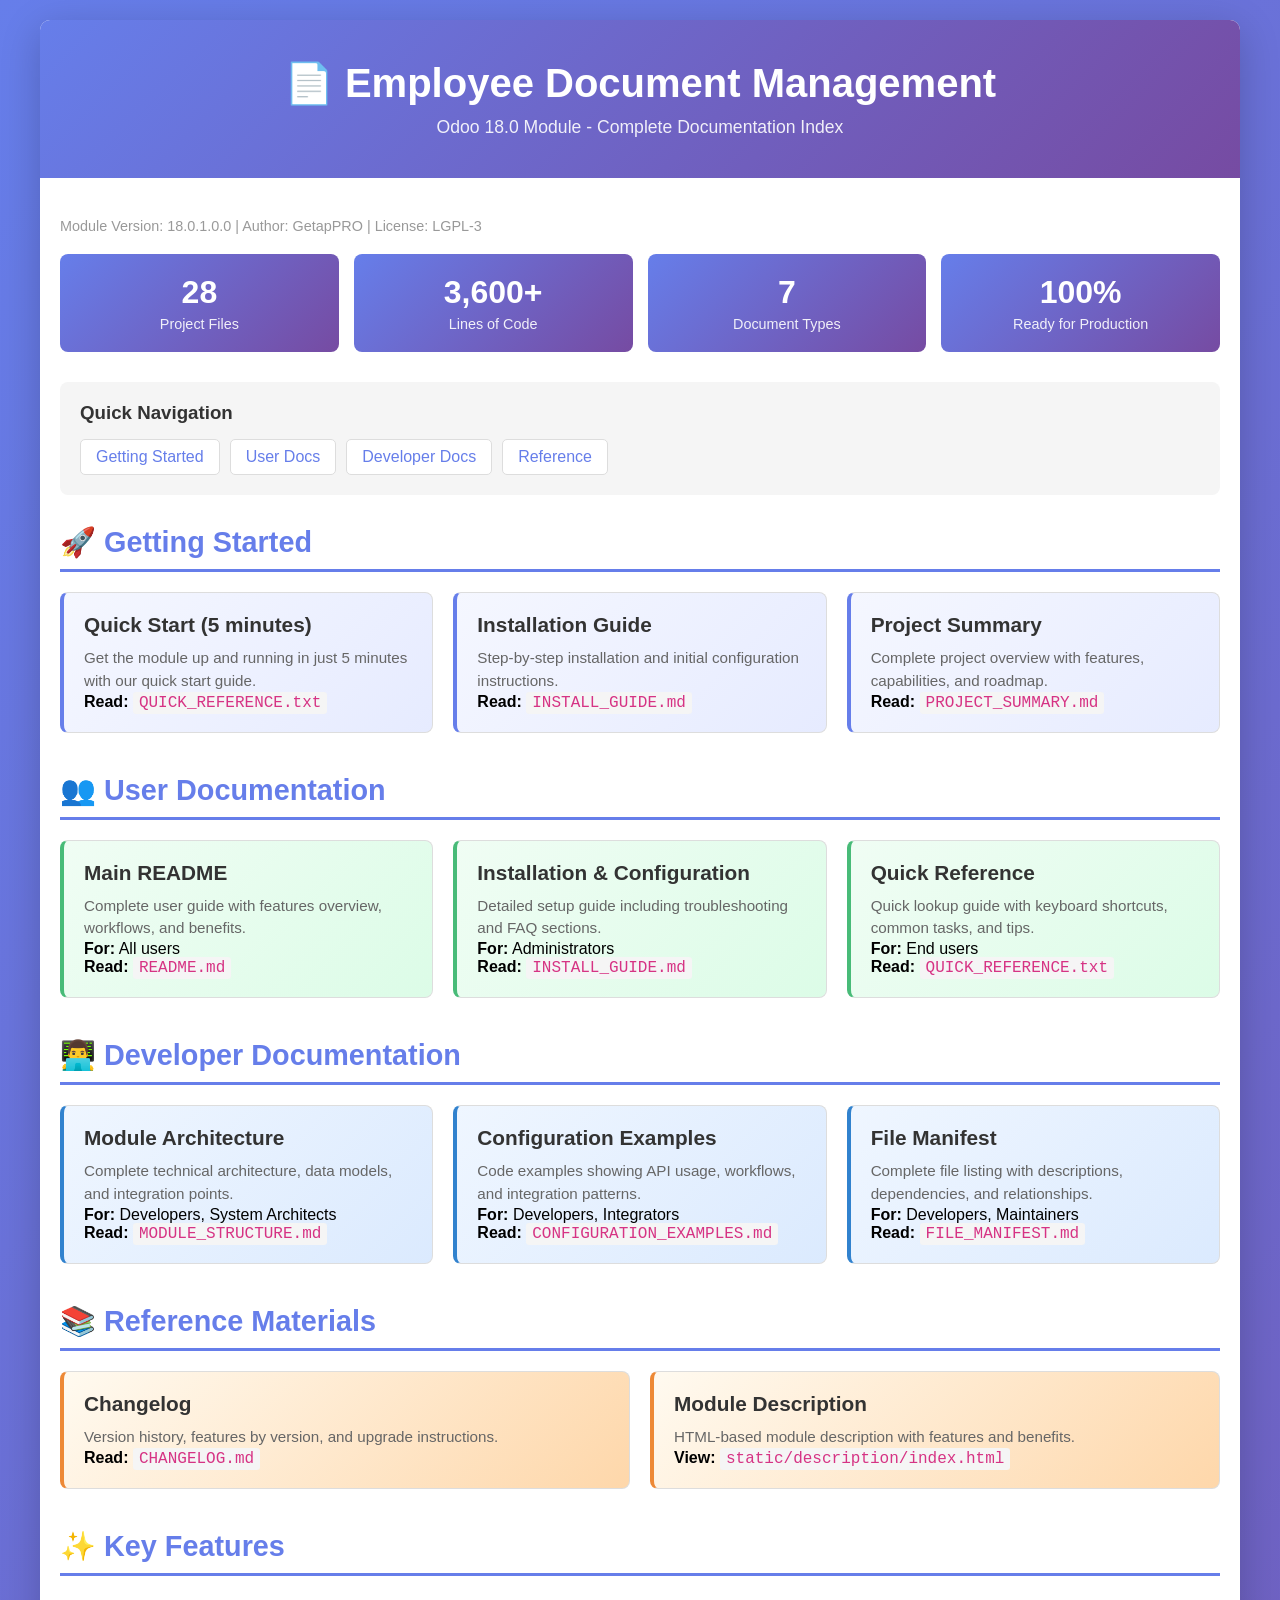
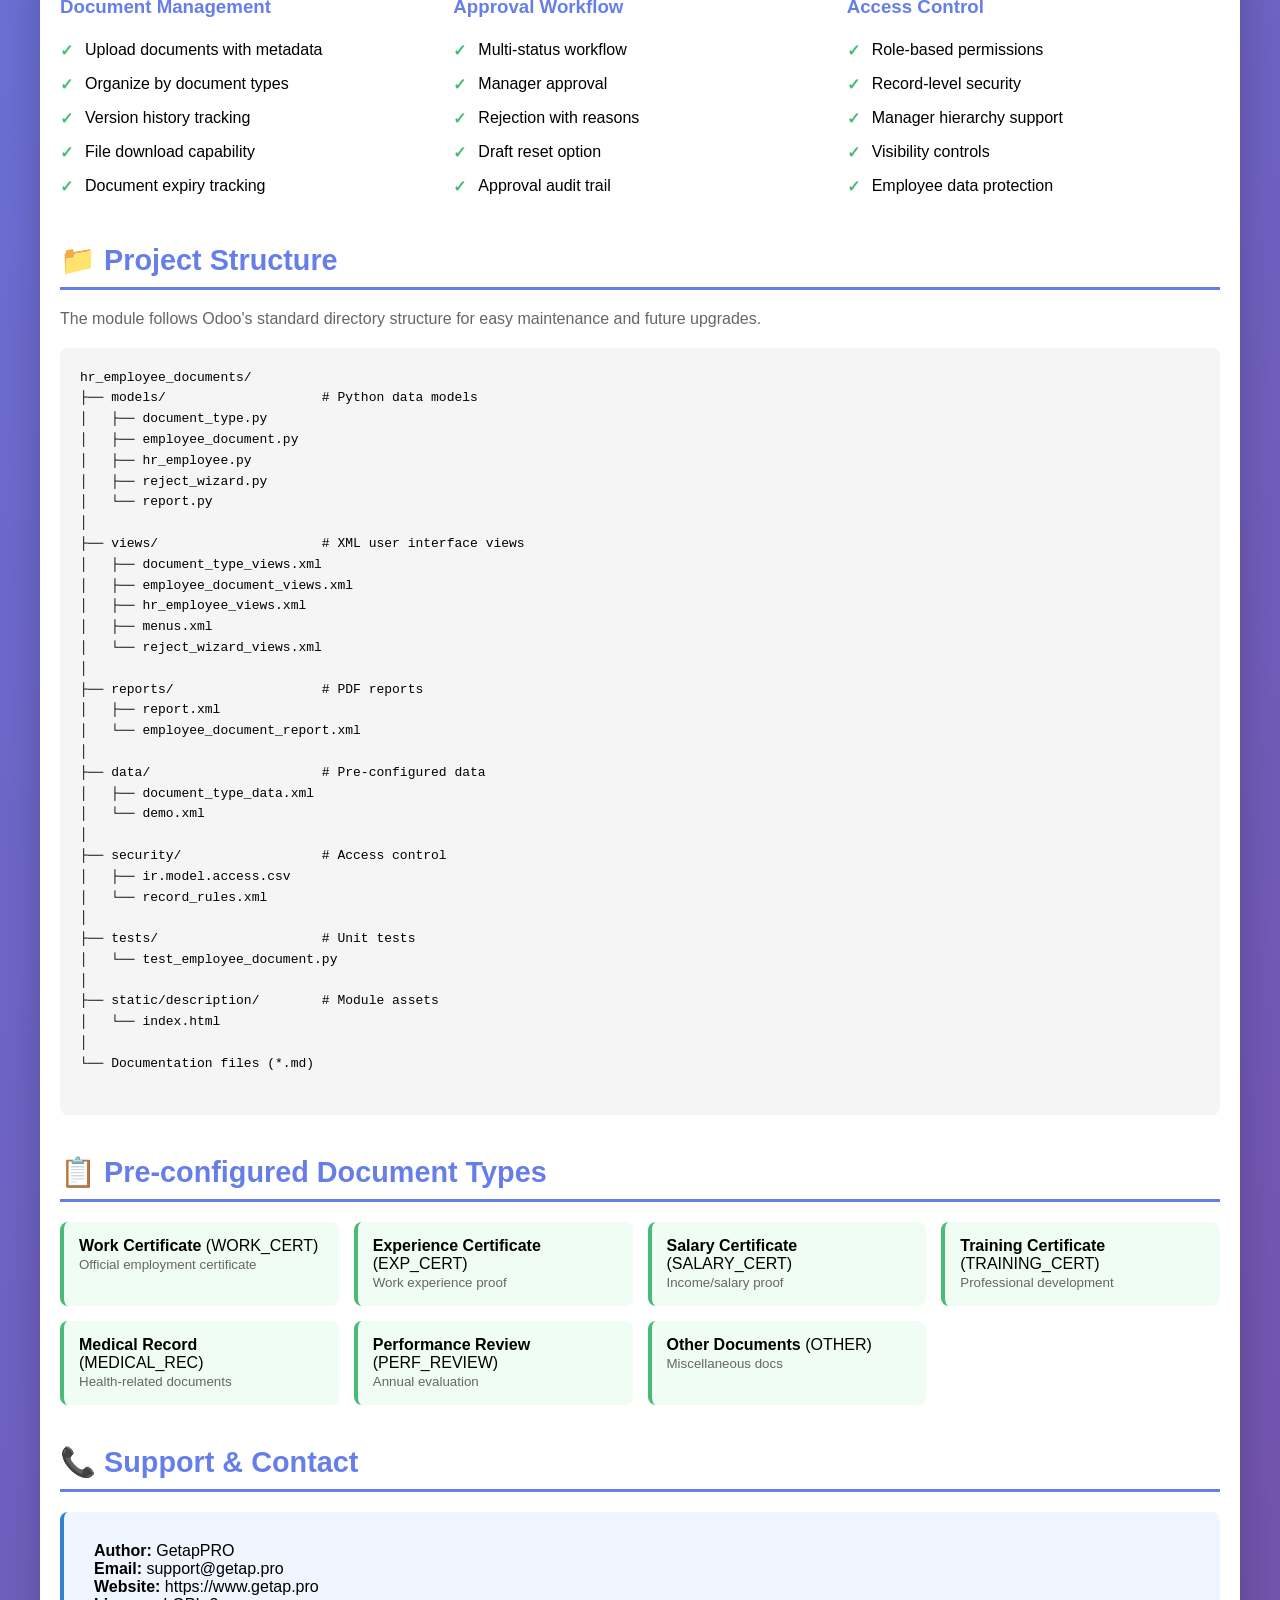
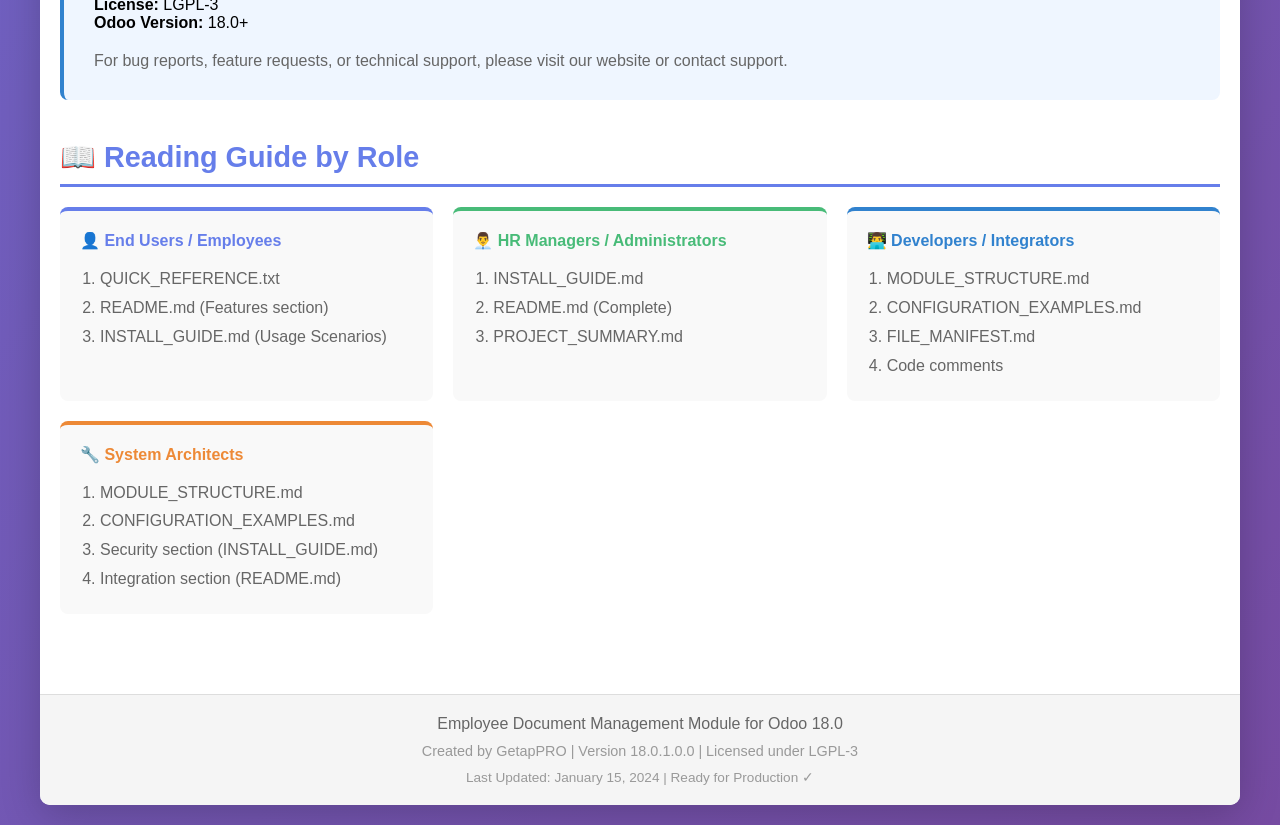
<file: hr_employee_documents/DOCUMENTATION_INDEX.html>
<!DOCTYPE html>
<html lang="fr">
<head>
    <meta charset="UTF-8">
    <meta name="viewport" content="width=device-width, initial-scale=1.0">
    <title>Employee Document Management - Documentation Index</title>
    <style>
        * { margin: 0; padding: 0; box-sizing: border-box; }
        body {
            font-family: 'Segoe UI', Tahoma, Geneva, Verdana, sans-serif;
            background: linear-gradient(135deg, #667eea 0%, #764ba2 100%);
            min-height: 100vh;
            padding: 20px;
        }
        .container {
            max-width: 1200px;
            margin: 0 auto;
            background: white;
            border-radius: 10px;
            box-shadow: 0 10px 40px rgba(0,0,0,0.2);
            overflow: hidden;
        }
        header {
            background: linear-gradient(135deg, #667eea 0%, #764ba2 100%);
            color: white;
            padding: 40px 20px;
            text-align: center;
        }
        header h1 { font-size: 2.5em; margin-bottom: 10px; }
        header p { font-size: 1.1em; opacity: 0.9; }
        .content { padding: 40px 20px; }
        .section { margin-bottom: 40px; }
        .section h2 {
            color: #667eea;
            font-size: 1.8em;
            margin-bottom: 20px;
            border-bottom: 3px solid #667eea;
            padding-bottom: 10px;
        }
        .doc-grid {
            display: grid;
            grid-template-columns: repeat(auto-fit, minmax(280px, 1fr));
            gap: 20px;
            margin-bottom: 30px;
        }
        .doc-card {
            border: 1px solid #ddd;
            border-radius: 8px;
            padding: 20px;
            transition: all 0.3s ease;
            background: #f9f9f9;
        }
        .doc-card:hover {
            transform: translateY(-5px);
            box-shadow: 0 5px 20px rgba(0,0,0,0.1);
            border-color: #667eea;
        }
        .doc-card h3 {
            color: #333;
            margin-bottom: 10px;
            font-size: 1.3em;
        }
        .doc-card p {
            color: #666;
            line-height: 1.5;
            font-size: 0.95em;
        }
        .doc-card.primary {
            border-left: 4px solid #667eea;
            background: linear-gradient(135deg, #f5f7ff 0%, #e6ebff 100%);
        }
        .doc-card.success {
            border-left: 4px solid #48bb78;
            background: linear-gradient(135deg, #f0fdf4 0%, #dcfce7 100%);
        }
        .doc-card.info {
            border-left: 4px solid #3182ce;
            background: linear-gradient(135deg, #eff6ff 0%, #dbeafe 100%);
        }
        .doc-card.warning {
            border-left: 4px solid #ed8936;
            background: linear-gradient(135deg, #fffaf0 0%, #fed7aa 100%);
        }
        .quick-nav {
            background: #f5f5f5;
            padding: 20px;
            border-radius: 8px;
            margin-bottom: 30px;
        }
        .quick-nav h3 { margin-bottom: 15px; color: #333; }
        .nav-links {
            display: flex;
            flex-wrap: wrap;
            gap: 10px;
        }
        .nav-links a {
            display: inline-block;
            padding: 8px 15px;
            background: white;
            border: 1px solid #ddd;
            border-radius: 5px;
            text-decoration: none;
            color: #667eea;
            transition: all 0.3s ease;
        }
        .nav-links a:hover {
            background: #667eea;
            color: white;
        }
        .stats {
            display: grid;
            grid-template-columns: repeat(auto-fit, minmax(150px, 1fr));
            gap: 15px;
            margin-bottom: 30px;
        }
        .stat-box {
            background: linear-gradient(135deg, #667eea 0%, #764ba2 100%);
            color: white;
            padding: 20px;
            border-radius: 8px;
            text-align: center;
        }
        .stat-box .number { font-size: 2em; font-weight: bold; }
        .stat-box .label { font-size: 0.9em; opacity: 0.9; margin-top: 5px; }
        footer {
            background: #f5f5f5;
            padding: 20px;
            text-align: center;
            color: #666;
            border-top: 1px solid #ddd;
        }
        .breadcrumb { color: #999; font-size: 0.9em; margin-bottom: 20px; }
        code {
            background: #f5f5f5;
            padding: 2px 6px;
            border-radius: 3px;
            font-family: 'Courier New', monospace;
            color: #d63384;
        }
        .feature-list {
            list-style: none;
            padding-left: 0;
        }
        .feature-list li {
            padding: 8px 0;
            padding-left: 25px;
            position: relative;
        }
        .feature-list li:before {
            content: "✓";
            position: absolute;
            left: 0;
            color: #48bb78;
            font-weight: bold;
        }
    </style>
</head>
<body>
    <div class="container">
        <header>
            <h1>📄 Employee Document Management</h1>
            <p>Odoo 18.0 Module - Complete Documentation Index</p>
        </header>

        <div class="content">
            <div class="breadcrumb">
                Module Version: 18.0.1.0.0 | Author: GetapPRO | License: LGPL-3
            </div>

            <!-- Quick Stats -->
            <div class="stats">
                <div class="stat-box">
                    <div class="number">28</div>
                    <div class="label">Project Files</div>
                </div>
                <div class="stat-box">
                    <div class="number">3,600+</div>
                    <div class="label">Lines of Code</div>
                </div>
                <div class="stat-box">
                    <div class="number">7</div>
                    <div class="label">Document Types</div>
                </div>
                <div class="stat-box">
                    <div class="number">100%</div>
                    <div class="label">Ready for Production</div>
                </div>
            </div>

            <!-- Quick Navigation -->
            <div class="quick-nav">
                <h3>Quick Navigation</h3>
                <div class="nav-links">
                    <a href="#getting-started">Getting Started</a>
                    <a href="#user-docs">User Docs</a>
                    <a href="#developer-docs">Developer Docs</a>
                    <a href="#reference">Reference</a>
                </div>
            </div>

            <!-- Getting Started Section -->
            <div class="section" id="getting-started">
                <h2>🚀 Getting Started</h2>
                <div class="doc-grid">
                    <div class="doc-card primary">
                        <h3>Quick Start (5 minutes)</h3>
                        <p>Get the module up and running in just 5 minutes with our quick start guide.</p>
                        <strong>Read:</strong> <code>QUICK_REFERENCE.txt</code>
                    </div>
                    <div class="doc-card primary">
                        <h3>Installation Guide</h3>
                        <p>Step-by-step installation and initial configuration instructions.</p>
                        <strong>Read:</strong> <code>INSTALL_GUIDE.md</code>
                    </div>
                    <div class="doc-card primary">
                        <h3>Project Summary</h3>
                        <p>Complete project overview with features, capabilities, and roadmap.</p>
                        <strong>Read:</strong> <code>PROJECT_SUMMARY.md</code>
                    </div>
                </div>
            </div>

            <!-- User Documentation -->
            <div class="section" id="user-docs">
                <h2>👥 User Documentation</h2>
                <div class="doc-grid">
                    <div class="doc-card success">
                        <h3>Main README</h3>
                        <p>Complete user guide with features overview, workflows, and benefits.</p>
                        <strong>For:</strong> All users
                        <br/><strong>Read:</strong> <code>README.md</code>
                    </div>
                    <div class="doc-card success">
                        <h3>Installation & Configuration</h3>
                        <p>Detailed setup guide including troubleshooting and FAQ sections.</p>
                        <strong>For:</strong> Administrators
                        <br/><strong>Read:</strong> <code>INSTALL_GUIDE.md</code>
                    </div>
                    <div class="doc-card success">
                        <h3>Quick Reference</h3>
                        <p>Quick lookup guide with keyboard shortcuts, common tasks, and tips.</p>
                        <strong>For:</strong> End users
                        <br/><strong>Read:</strong> <code>QUICK_REFERENCE.txt</code>
                    </div>
                </div>
            </div>

            <!-- Developer Documentation -->
            <div class="section" id="developer-docs">
                <h2>👨‍💻 Developer Documentation</h2>
                <div class="doc-grid">
                    <div class="doc-card info">
                        <h3>Module Architecture</h3>
                        <p>Complete technical architecture, data models, and integration points.</p>
                        <strong>For:</strong> Developers, System Architects
                        <br/><strong>Read:</strong> <code>MODULE_STRUCTURE.md</code>
                    </div>
                    <div class="doc-card info">
                        <h3>Configuration Examples</h3>
                        <p>Code examples showing API usage, workflows, and integration patterns.</p>
                        <strong>For:</strong> Developers, Integrators
                        <br/><strong>Read:</strong> <code>CONFIGURATION_EXAMPLES.md</code>
                    </div>
                    <div class="doc-card info">
                        <h3>File Manifest</h3>
                        <p>Complete file listing with descriptions, dependencies, and relationships.</p>
                        <strong>For:</strong> Developers, Maintainers
                        <br/><strong>Read:</strong> <code>FILE_MANIFEST.md</code>
                    </div>
                </div>
            </div>

            <!-- Reference Section -->
            <div class="section" id="reference">
                <h2>📚 Reference Materials</h2>
                <div class="doc-grid">
                    <div class="doc-card warning">
                        <h3>Changelog</h3>
                        <p>Version history, features by version, and upgrade instructions.</p>
                        <strong>Read:</strong> <code>CHANGELOG.md</code>
                    </div>
                    <div class="doc-card warning">
                        <h3>Module Description</h3>
                        <p>HTML-based module description with features and benefits.</p>
                        <strong>View:</strong> <code>static/description/index.html</code>
                    </div>
                </div>
            </div>

            <!-- Key Features -->
            <div class="section">
                <h2>✨ Key Features</h2>
                <div style="display: grid; grid-template-columns: repeat(auto-fit, minmax(300px, 1fr)); gap: 20px;">
                    <div>
                        <h3 style="color: #667eea; margin-bottom: 15px;">Document Management</h3>
                        <ul class="feature-list">
                            <li>Upload documents with metadata</li>
                            <li>Organize by document types</li>
                            <li>Version history tracking</li>
                            <li>File download capability</li>
                            <li>Document expiry tracking</li>
                        </ul>
                    </div>
                    <div>
                        <h3 style="color: #667eea; margin-bottom: 15px;">Approval Workflow</h3>
                        <ul class="feature-list">
                            <li>Multi-status workflow</li>
                            <li>Manager approval</li>
                            <li>Rejection with reasons</li>
                            <li>Draft reset option</li>
                            <li>Approval audit trail</li>
                        </ul>
                    </div>
                    <div>
                        <h3 style="color: #667eea; margin-bottom: 15px;">Access Control</h3>
                        <ul class="feature-list">
                            <li>Role-based permissions</li>
                            <li>Record-level security</li>
                            <li>Manager hierarchy support</li>
                            <li>Visibility controls</li>
                            <li>Employee data protection</li>
                        </ul>
                    </div>
                </div>
            </div>

            <!-- File Structure -->
            <div class="section">
                <h2>📁 Project Structure</h2>
                <p style="margin-bottom: 20px; color: #666;">
                    The module follows Odoo's standard directory structure for easy maintenance and future upgrades.
                </p>
                <pre style="background: #f5f5f5; padding: 20px; border-radius: 8px; overflow-x: auto; line-height: 1.6;">
hr_employee_documents/
├── models/                    # Python data models
│   ├── document_type.py
│   ├── employee_document.py
│   ├── hr_employee.py
│   ├── reject_wizard.py
│   └── report.py
│
├── views/                     # XML user interface views
│   ├── document_type_views.xml
│   ├── employee_document_views.xml
│   ├── hr_employee_views.xml
│   ├── menus.xml
│   └── reject_wizard_views.xml
│
├── reports/                   # PDF reports
│   ├── report.xml
│   └── employee_document_report.xml
│
├── data/                      # Pre-configured data
│   ├── document_type_data.xml
│   └── demo.xml
│
├── security/                  # Access control
│   ├── ir.model.access.csv
│   └── record_rules.xml
│
├── tests/                     # Unit tests
│   └── test_employee_document.py
│
├── static/description/        # Module assets
│   └── index.html
│
└── Documentation files (*.md)
                </pre>
            </div>

            <!-- Document Types -->
            <div class="section">
                <h2>📋 Pre-configured Document Types</h2>
                <div style="display: grid; grid-template-columns: repeat(auto-fit, minmax(250px, 1fr)); gap: 15px;">
                    <div style="padding: 15px; background: #f0fdf4; border-radius: 8px; border-left: 4px solid #48bb78;">
                        <strong>Work Certificate</strong> (WORK_CERT)<br/>
                        <small style="color: #666;">Official employment certificate</small>
                    </div>
                    <div style="padding: 15px; background: #f0fdf4; border-radius: 8px; border-left: 4px solid #48bb78;">
                        <strong>Experience Certificate</strong> (EXP_CERT)<br/>
                        <small style="color: #666;">Work experience proof</small>
                    </div>
                    <div style="padding: 15px; background: #f0fdf4; border-radius: 8px; border-left: 4px solid #48bb78;">
                        <strong>Salary Certificate</strong> (SALARY_CERT)<br/>
                        <small style="color: #666;">Income/salary proof</small>
                    </div>
                    <div style="padding: 15px; background: #f0fdf4; border-radius: 8px; border-left: 4px solid #48bb78;">
                        <strong>Training Certificate</strong> (TRAINING_CERT)<br/>
                        <small style="color: #666;">Professional development</small>
                    </div>
                    <div style="padding: 15px; background: #f0fdf4; border-radius: 8px; border-left: 4px solid #48bb78;">
                        <strong>Medical Record</strong> (MEDICAL_REC)<br/>
                        <small style="color: #666;">Health-related documents</small>
                    </div>
                    <div style="padding: 15px; background: #f0fdf4; border-radius: 8px; border-left: 4px solid #48bb78;">
                        <strong>Performance Review</strong> (PERF_REVIEW)<br/>
                        <small style="color: #666;">Annual evaluation</small>
                    </div>
                    <div style="padding: 15px; background: #f0fdf4; border-radius: 8px; border-left: 4px solid #48bb78;">
                        <strong>Other Documents</strong> (OTHER)<br/>
                        <small style="color: #666;">Miscellaneous docs</small>
                    </div>
                </div>
            </div>

            <!-- Contact & Support -->
            <div class="section">
                <h2>📞 Support & Contact</h2>
                <div style="background: #eff6ff; padding: 30px; border-radius: 8px; border-left: 4px solid #3182ce;">
                    <p><strong>Author:</strong> GetapPRO</p>
                    <p><strong>Email:</strong> support@getap.pro</p>
                    <p><strong>Website:</strong> https://www.getap.pro</p>
                    <p><strong>License:</strong> LGPL-3</p>
                    <p><strong>Odoo Version:</strong> 18.0+</p>
                    <p style="margin-top: 20px; color: #666;">
                        For bug reports, feature requests, or technical support, please visit our website or contact support.
                    </p>
                </div>
            </div>

            <!-- Documentation Reading Guide -->
            <div class="section">
                <h2>📖 Reading Guide by Role</h2>
                <div style="display: grid; grid-template-columns: repeat(auto-fit, minmax(280px, 1fr)); gap: 20px;">
                    <div style="padding: 20px; background: #f9f9f9; border-radius: 8px; border-top: 4px solid #667eea;">
                        <h4 style="color: #667eea; margin-bottom: 15px;">👤 End Users / Employees</h4>
                        <ol style="margin-left: 20px; color: #666; line-height: 1.8;">
                            <li>QUICK_REFERENCE.txt</li>
                            <li>README.md (Features section)</li>
                            <li>INSTALL_GUIDE.md (Usage Scenarios)</li>
                        </ol>
                    </div>
                    <div style="padding: 20px; background: #f9f9f9; border-radius: 8px; border-top: 4px solid #48bb78;">
                        <h4 style="color: #48bb78; margin-bottom: 15px;">👨‍💼 HR Managers / Administrators</h4>
                        <ol style="margin-left: 20px; color: #666; line-height: 1.8;">
                            <li>INSTALL_GUIDE.md</li>
                            <li>README.md (Complete)</li>
                            <li>PROJECT_SUMMARY.md</li>
                        </ol>
                    </div>
                    <div style="padding: 20px; background: #f9f9f9; border-radius: 8px; border-top: 4px solid #3182ce;">
                        <h4 style="color: #3182ce; margin-bottom: 15px;">👨‍💻 Developers / Integrators</h4>
                        <ol style="margin-left: 20px; color: #666; line-height: 1.8;">
                            <li>MODULE_STRUCTURE.md</li>
                            <li>CONFIGURATION_EXAMPLES.md</li>
                            <li>FILE_MANIFEST.md</li>
                            <li>Code comments</li>
                        </ol>
                    </div>
                    <div style="padding: 20px; background: #f9f9f9; border-radius: 8px; border-top: 4px solid #ed8936;">
                        <h4 style="color: #ed8936; margin-bottom: 15px;">🔧 System Architects</h4>
                        <ol style="margin-left: 20px; color: #666; line-height: 1.8;">
                            <li>MODULE_STRUCTURE.md</li>
                            <li>CONFIGURATION_EXAMPLES.md</li>
                            <li>Security section (INSTALL_GUIDE.md)</li>
                            <li>Integration section (README.md)</li>
                        </ol>
                    </div>
                </div>
            </div>
        </div>

        <footer>
            <p>Employee Document Management Module for Odoo 18.0</p>
            <p style="margin-top: 10px; font-size: 0.9em; color: #999;">
                Created by GetapPRO | Version 18.0.1.0.0 | Licensed under LGPL-3
            </p>
            <p style="margin-top: 10px; font-size: 0.85em; color: #999;">
                Last Updated: January 15, 2024 | Ready for Production ✓
            </p>
        </footer>
    </div>
</body>
</html>
</file>
